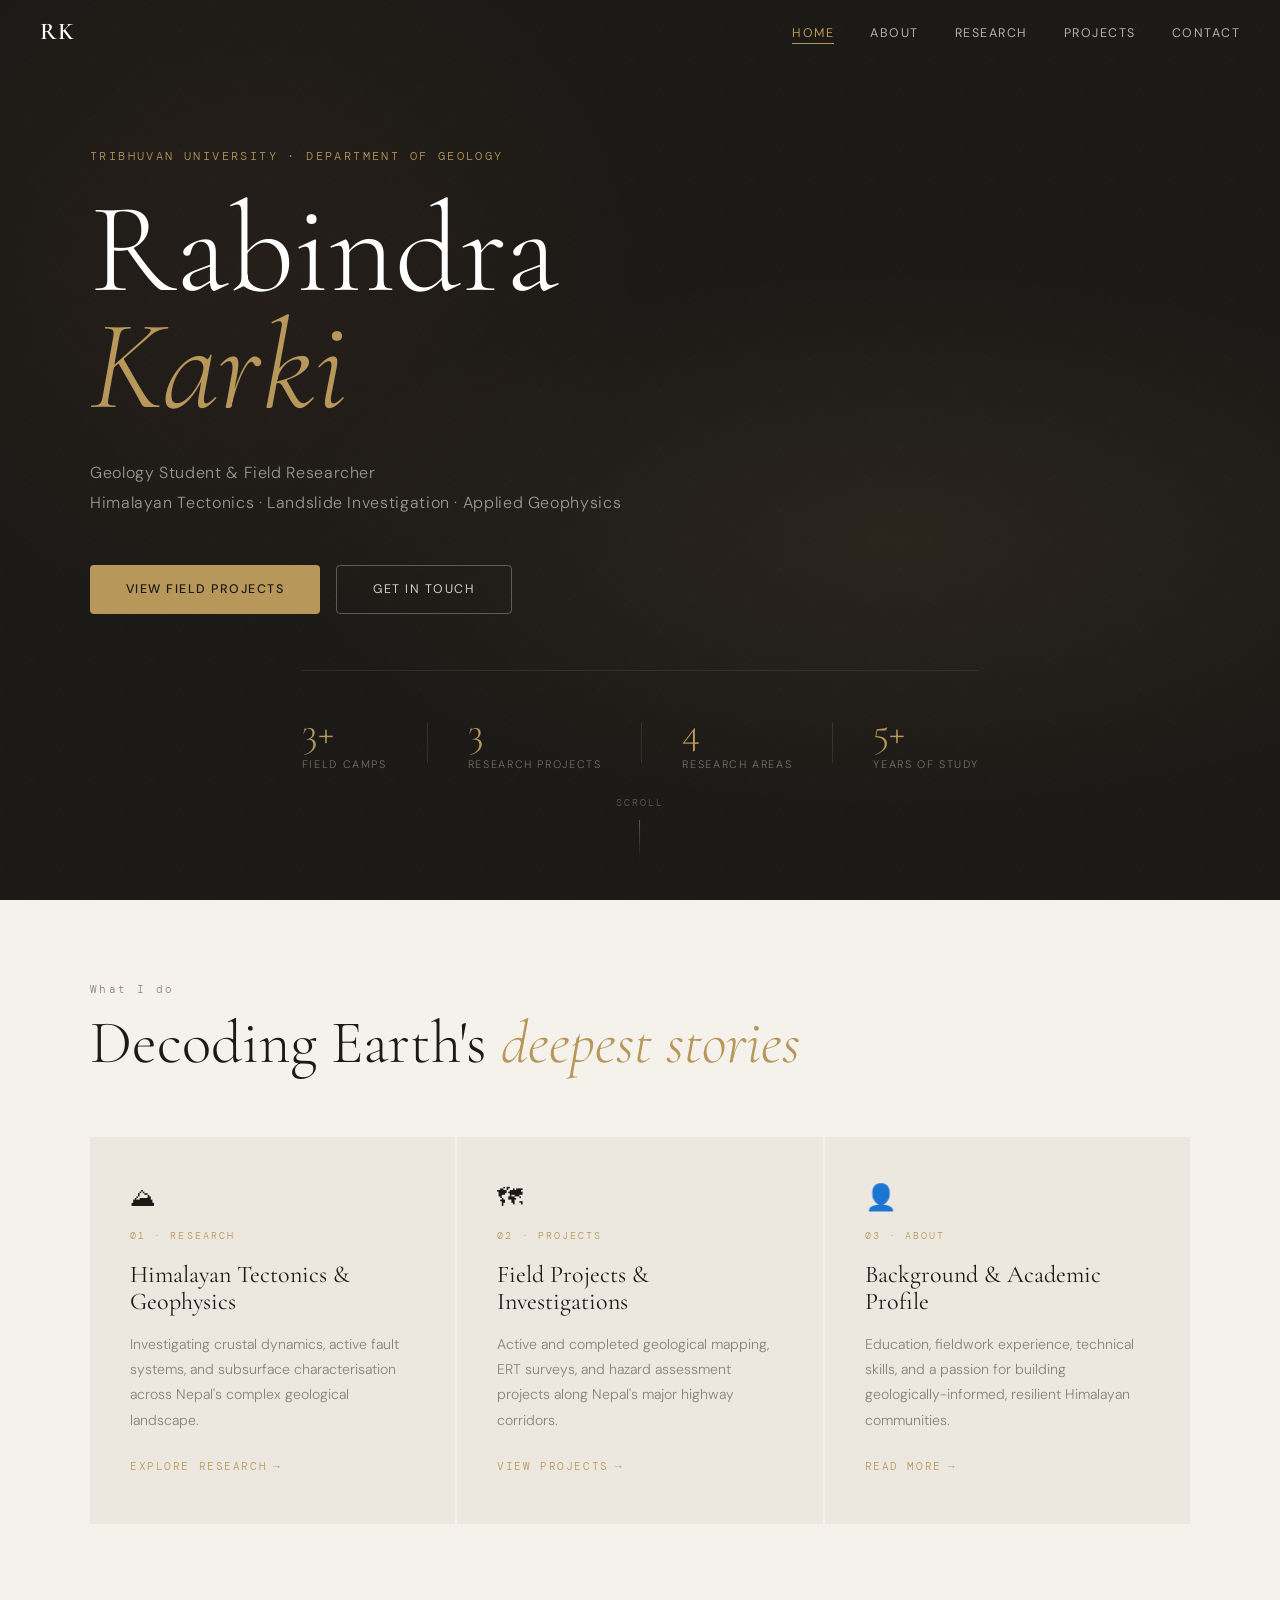
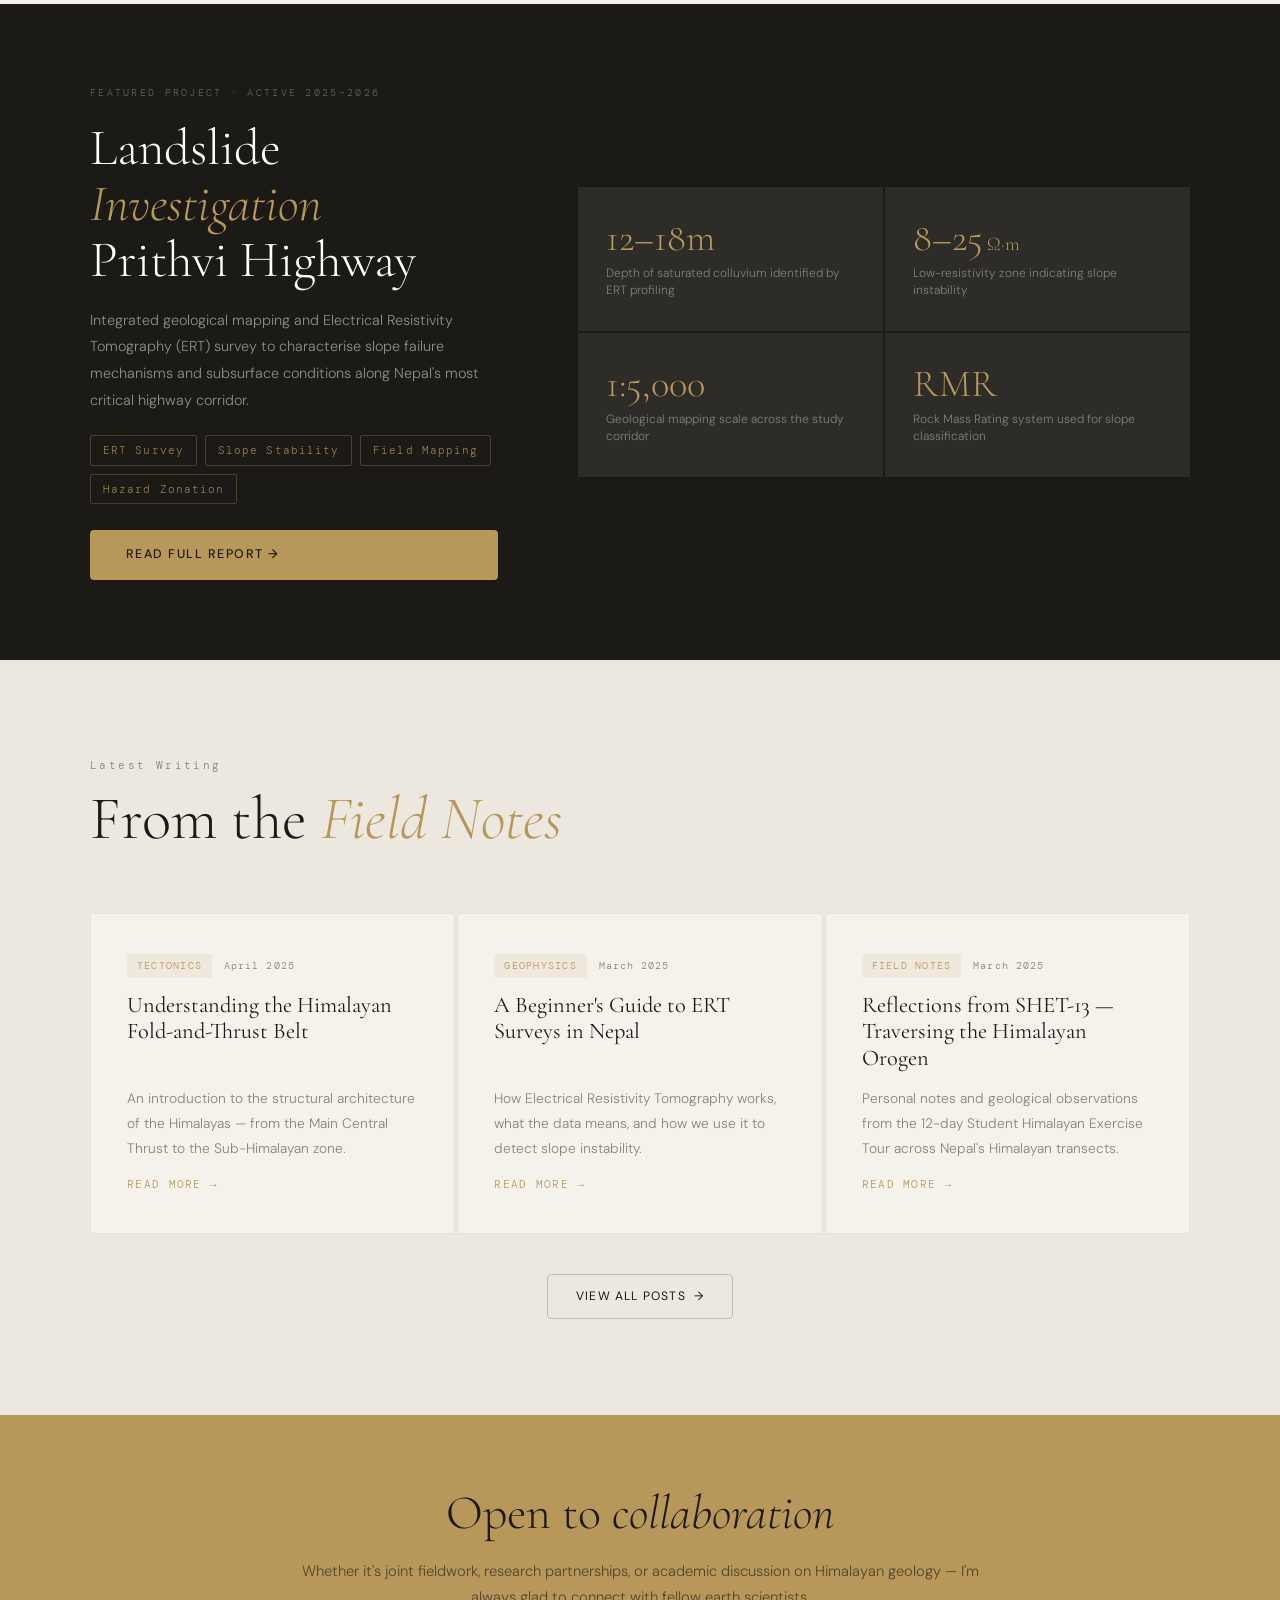
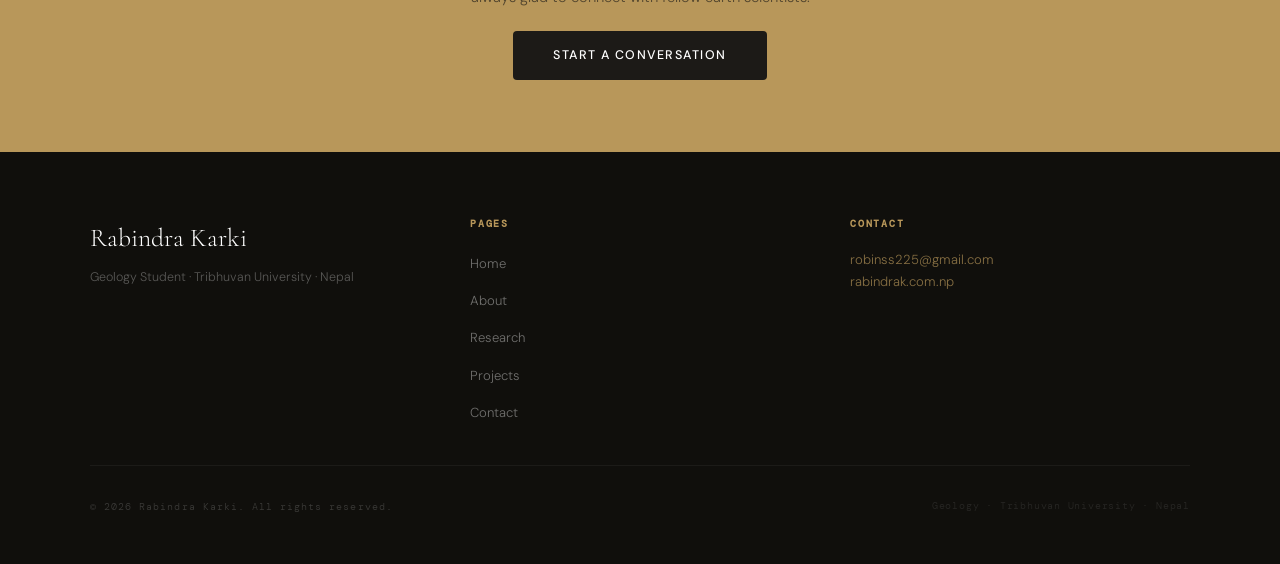
<file: Website/index.html>
<!DOCTYPE html>
<html lang="en">
<head>
  <meta charset="UTF-8" />
  <meta name="viewport" content="width=device-width, initial-scale=1.0" />
  <title>Rabindra Karki — Geologist & Researcher</title>
  <link rel="stylesheet" href="style.css" />
  <link rel="preconnect" href="https://fonts.googleapis.com" />
  <link rel="preconnect" href="https://fonts.gstatic.com" crossorigin />
  <link href="https://fonts.googleapis.com/css2?family=Cormorant+Garamond:ital,wght@0,300;0,400;0,600;1,300;1,400&family=DM+Sans:wght@300;400;500&family=DM+Mono:wght@400&display=swap" rel="stylesheet" />
</head>
<body>

  <!-- NAV -->
  <nav id="navbar">
    <a href="index.html" class="nav-logo">RK</a>
    <ul class="nav-links">
      <li><a href="index.html" class="active">Home</a></li>
      <li><a href="about.html">About</a></li>
      <li><a href="research.html">Research</a></li>
      <li><a href="projects.html">Projects</a></li>
      <li><a href="contact.html">Contact</a></li>
    </ul>
    <button class="menu-toggle" id="menuToggle"><span></span><span></span><span></span></button>
  </nav>
  <div class="mobile-menu" id="mobileMenu">
    <ul>
      <li><a href="index.html" class="mobile-link active">Home</a></li>
      <li><a href="about.html" class="mobile-link">About</a></li>
      <li><a href="research.html" class="mobile-link">Research</a></li>
      <li><a href="projects.html" class="mobile-link">Projects</a></li>
      <li><a href="contact.html" class="mobile-link">Contact</a></li>
    </ul>
  </div>

  <!-- HERO -->
  <section id="hero">
    <div class="hero-bg"><div class="geo-pattern"></div></div>
    <div class="hero-content">
      <span class="hero-tag reveal">Tribhuvan University · Department of Geology</span>
      <h1 class="reveal">
        <span class="name-line">Rabindra</span>
        <span class="name-line italic">Karki</span>
      </h1>
      <p class="hero-sub reveal">Geology Student &amp; Field Researcher<br>Himalayan Tectonics · Landslide Investigation · Applied Geophysics</p>
      <div class="hero-cta reveal">
        <a href="projects.html" class="btn-primary">View Field Projects</a>
        <a href="contact.html" class="btn-ghost">Get in Touch</a>
      </div>
    </div>
    <div class="hero-scroll">
      <span>Scroll</span>
      <div class="scroll-line"></div>
    </div>
    <div class="hero-stat-bar reveal">
      <div class="stat"><span class="stat-num">3+</span><span class="stat-label">Field Camps</span></div>
      <div class="stat-divider"></div>
      <div class="stat"><span class="stat-num">3</span><span class="stat-label">Research Projects</span></div>
      <div class="stat-divider"></div>
      <div class="stat"><span class="stat-num">4</span><span class="stat-label">Research Areas</span></div>
      <div class="stat-divider"></div>
      <div class="stat"><span class="stat-num">5+</span><span class="stat-label">Years of Study</span></div>
    </div>
  </section>

  <!-- SUMMARY CARDS -->
  <section style="background:var(--cream); padding:80px 40px;">
    <div class="section-inner">
      <div class="section-header reveal">
        <span class="section-num">What I do</span>
        <h2 class="section-heading">Decoding Earth's <em>deepest stories</em></h2>
      </div>
      <div class="summary-grid">
        <a href="research.html" class="summary-card reveal">
          <span class="summary-card-icon">⛰</span>
          <span class="summary-card-num">01 · Research</span>
          <h3>Himalayan Tectonics &amp; Geophysics</h3>
          <p>Investigating crustal dynamics, active fault systems, and subsurface characterisation across Nepal's complex geological landscape.</p>
          <span class="summary-card-link">Explore Research <span>→</span></span>
        </a>
        <a href="projects.html" class="summary-card reveal">
          <span class="summary-card-icon">🗺</span>
          <span class="summary-card-num">02 · Projects</span>
          <h3>Field Projects &amp; Investigations</h3>
          <p>Active and completed geological mapping, ERT surveys, and hazard assessment projects along Nepal's major highway corridors.</p>
          <span class="summary-card-link">View Projects <span>→</span></span>
        </a>
        <a href="about.html" class="summary-card reveal">
          <span class="summary-card-icon">👤</span>
          <span class="summary-card-num">03 · About</span>
          <h3>Background &amp; Academic Profile</h3>
          <p>Education, fieldwork experience, technical skills, and a passion for building geologically-informed, resilient Himalayan communities.</p>
          <span class="summary-card-link">Read More <span>→</span></span>
        </a>
      </div>
    </div>
  </section>

  <!-- FEATURED PROJECT -->
  <div class="featured-project">
    <div class="featured-project-inner">
      <div class="featured-project-meta reveal">
        <span class="featured-label">Featured Project · Active 2025–2026</span>
        <h2>Landslide <em>Investigation</em><br>Prithvi Highway</h2>
        <p class="featured-project-desc">Integrated geological mapping and Electrical Resistivity Tomography (ERT) survey to characterise slope failure mechanisms and subsurface conditions along Nepal's most critical highway corridor.</p>
        <div class="featured-badges">
          <span class="badge">ERT Survey</span>
          <span class="badge">Slope Stability</span>
          <span class="badge">Field Mapping</span>
          <span class="badge">Hazard Zonation</span>
        </div>
        <a href="project-landslide.html" class="btn-primary" style="margin-top:8px; display:inline-block;">Read Full Report →</a>
      </div>
      <div class="featured-project-stats reveal">
        <div class="fstat"><span class="fstat-value">12–18m</span><span class="fstat-label">Depth of saturated colluvium identified by ERT profiling</span></div>
        <div class="fstat"><span class="fstat-value">8–25<small style="font-size:1.2rem"> Ω·m</small></span><span class="fstat-label">Low-resistivity zone indicating slope instability</span></div>
        <div class="fstat"><span class="fstat-value">1:5,000</span><span class="fstat-label">Geological mapping scale across the study corridor</span></div>
        <div class="fstat"><span class="fstat-value">RMR</span><span class="fstat-label">Rock Mass Rating system used for slope classification</span></div>
      </div>
    </div>
  </div>
<!-- BLOG SECTION -->
<section class="blog-section">
  <div class="section-inner">
    <div class="section-header reveal">
      <span class="section-num">Latest Writing</span>
      <h2 class="section-heading">From the <em>Field Notes</em></h2>
    </div>
    <div class="blog-grid">

      <a href="blog/himalayan-tectonics-intro.html" class="blog-card reveal">
        <div class="blog-card-meta">
          <span class="blog-tag">Tectonics</span>
          <span class="blog-date">April 2025</span>
        </div>
        <h3>Understanding the Himalayan Fold-and-Thrust Belt</h3>
        <p>An introduction to the structural architecture of the Himalayas — from the Main Central Thrust to the Sub-Himalayan zone.</p>
        <span class="blog-read">Read More →</span>
      </a>

      <a href="blog/ert-survey-guide.html" class="blog-card reveal">
        <div class="blog-card-meta">
          <span class="blog-tag">Geophysics</span>
          <span class="blog-date">March 2025</span>
        </div>
        <h3>A Beginner's Guide to ERT Surveys in Nepal</h3>
        <p>How Electrical Resistivity Tomography works, what the data means, and how we use it to detect slope instability.</p>
        <span class="blog-read">Read More →</span>
      </a>

      <a href="blog/shet13-reflection.html" class="blog-card reveal">
        <div class="blog-card-meta">
          <span class="blog-tag">Field Notes</span>
          <span class="blog-date">March 2025</span>
        </div>
        <h3>Reflections from SHET-13 — Traversing the Himalayan Orogen</h3>
        <p>Personal notes and geological observations from the 12-day Student Himalayan Exercise Tour across Nepal's Himalayan transects.</p>
        <span class="blog-read">Read More →</span>
      </a>

    </div>
    <div class="blog-footer reveal">
      <a href="blog.html" class="btn-outline">View All Posts <span class="arrow">→</span></a>
    </div>
  </div>
</section>

  <!-- CTA -->
  <div class="cta-strip">
    <div class="cta-strip-inner">
      <h2>Open to <em>collaboration</em></h2>
      <p>Whether it's joint fieldwork, research partnerships, or academic discussion on Himalayan geology — I'm always glad to connect with fellow earth scientists.</p>
      <a href="contact.html" class="btn-dark">Start a Conversation</a>
    </div>
  </div>

  <!-- FOOTER -->
  <footer>
    <div class="footer-inner">
      <div class="footer-brand">
        <span class="footer-logo">Rabindra Karki</span>
        <p class="footer-tagline">Geology Student · Tribhuvan University · Nepal</p>
      </div>
      <div class="footer-nav">
        <h5>Pages</h5>
        <ul>
          <li><a href="index.html">Home</a></li>
          <li><a href="about.html">About</a></li>
          <li><a href="research.html">Research</a></li>
          <li><a href="projects.html">Projects</a></li>
          <li><a href="contact.html">Contact</a></li>
        </ul>
      </div>
      <div class="footer-contact">
        <h5>Contact</h5>
        <p><a href="mailto:robinss225@gmail.com">robinss225@gmail.com</a><br><a href="https://rabindrak.com.np">rabindrak.com.np</a></p>
      </div>
    </div>
    <div class="footer-bottom">
      <span class="footer-copy">© 2026 Rabindra Karki. All rights reserved.</span>
      <span class="footer-credit">Geology · Tribhuvan University · Nepal</span>
    </div>
  </footer>

  <script src="script.js"></script>
</body>
</html>
</file>
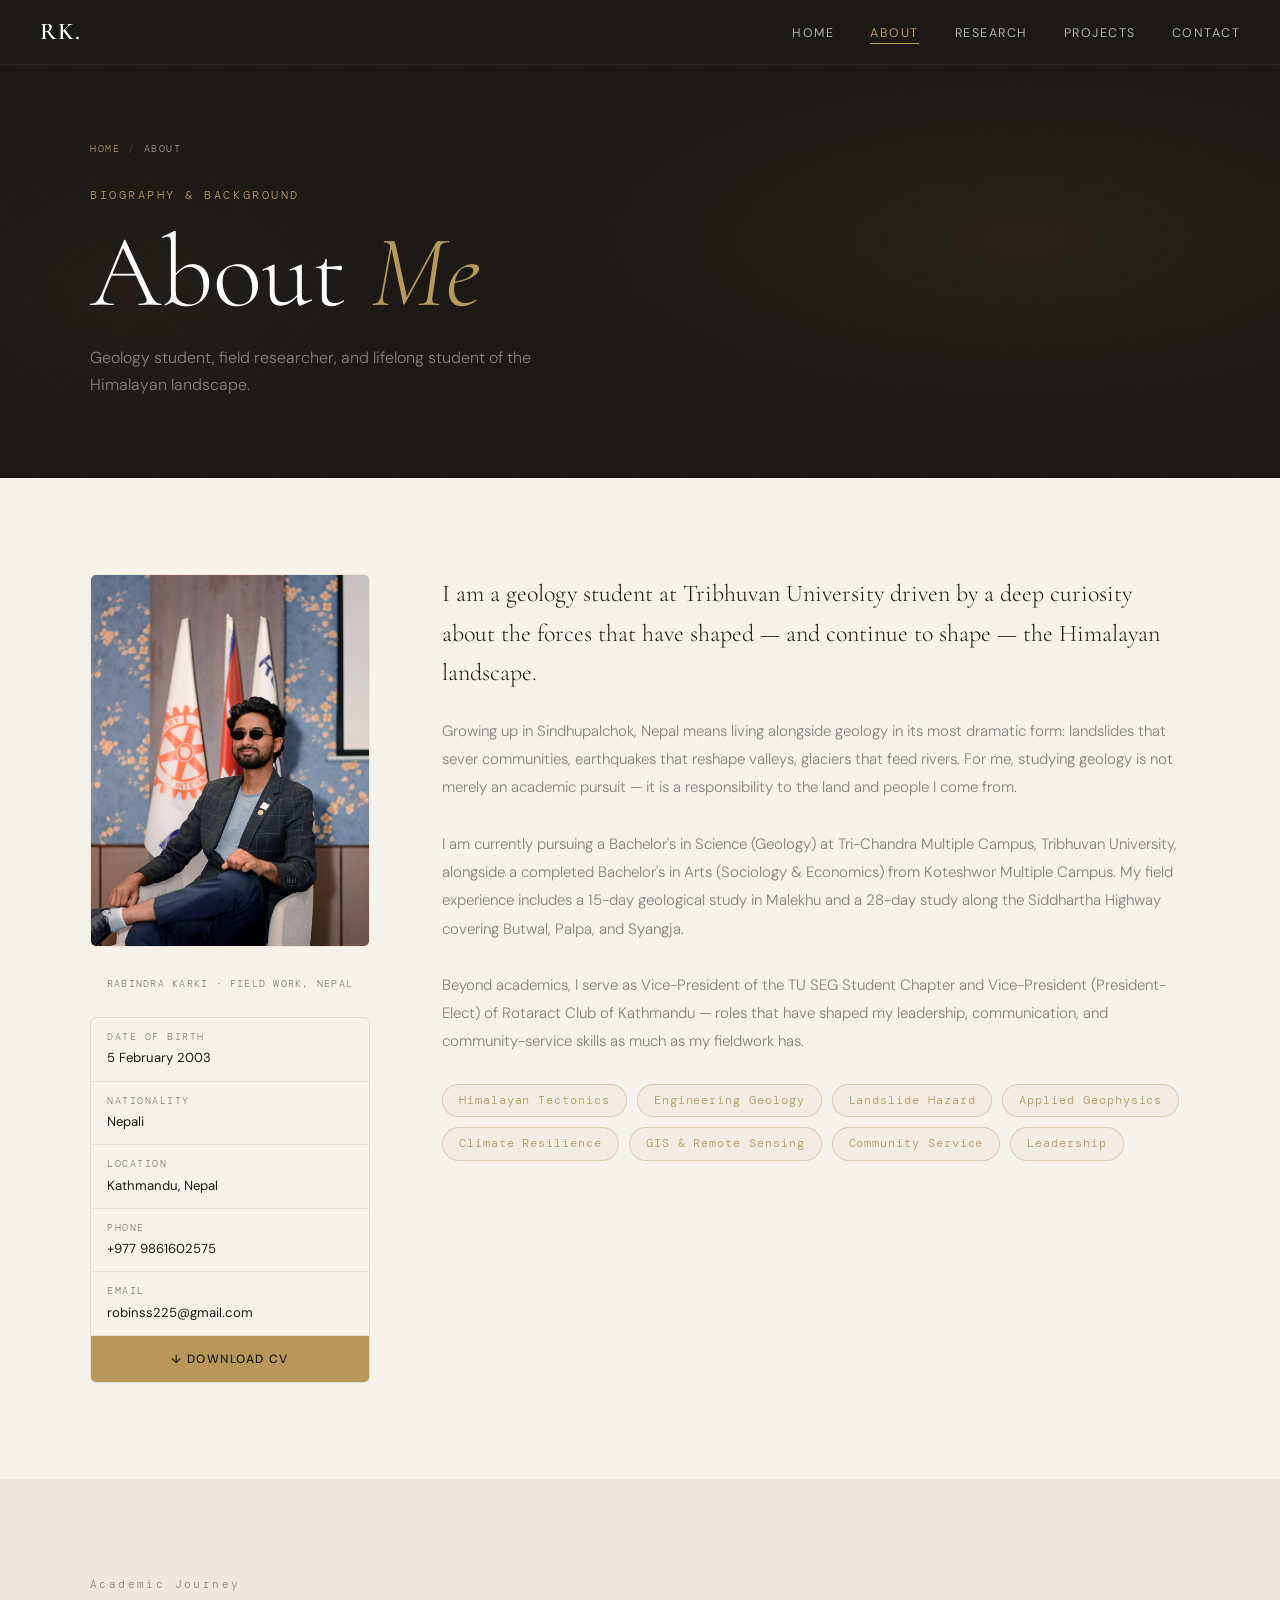
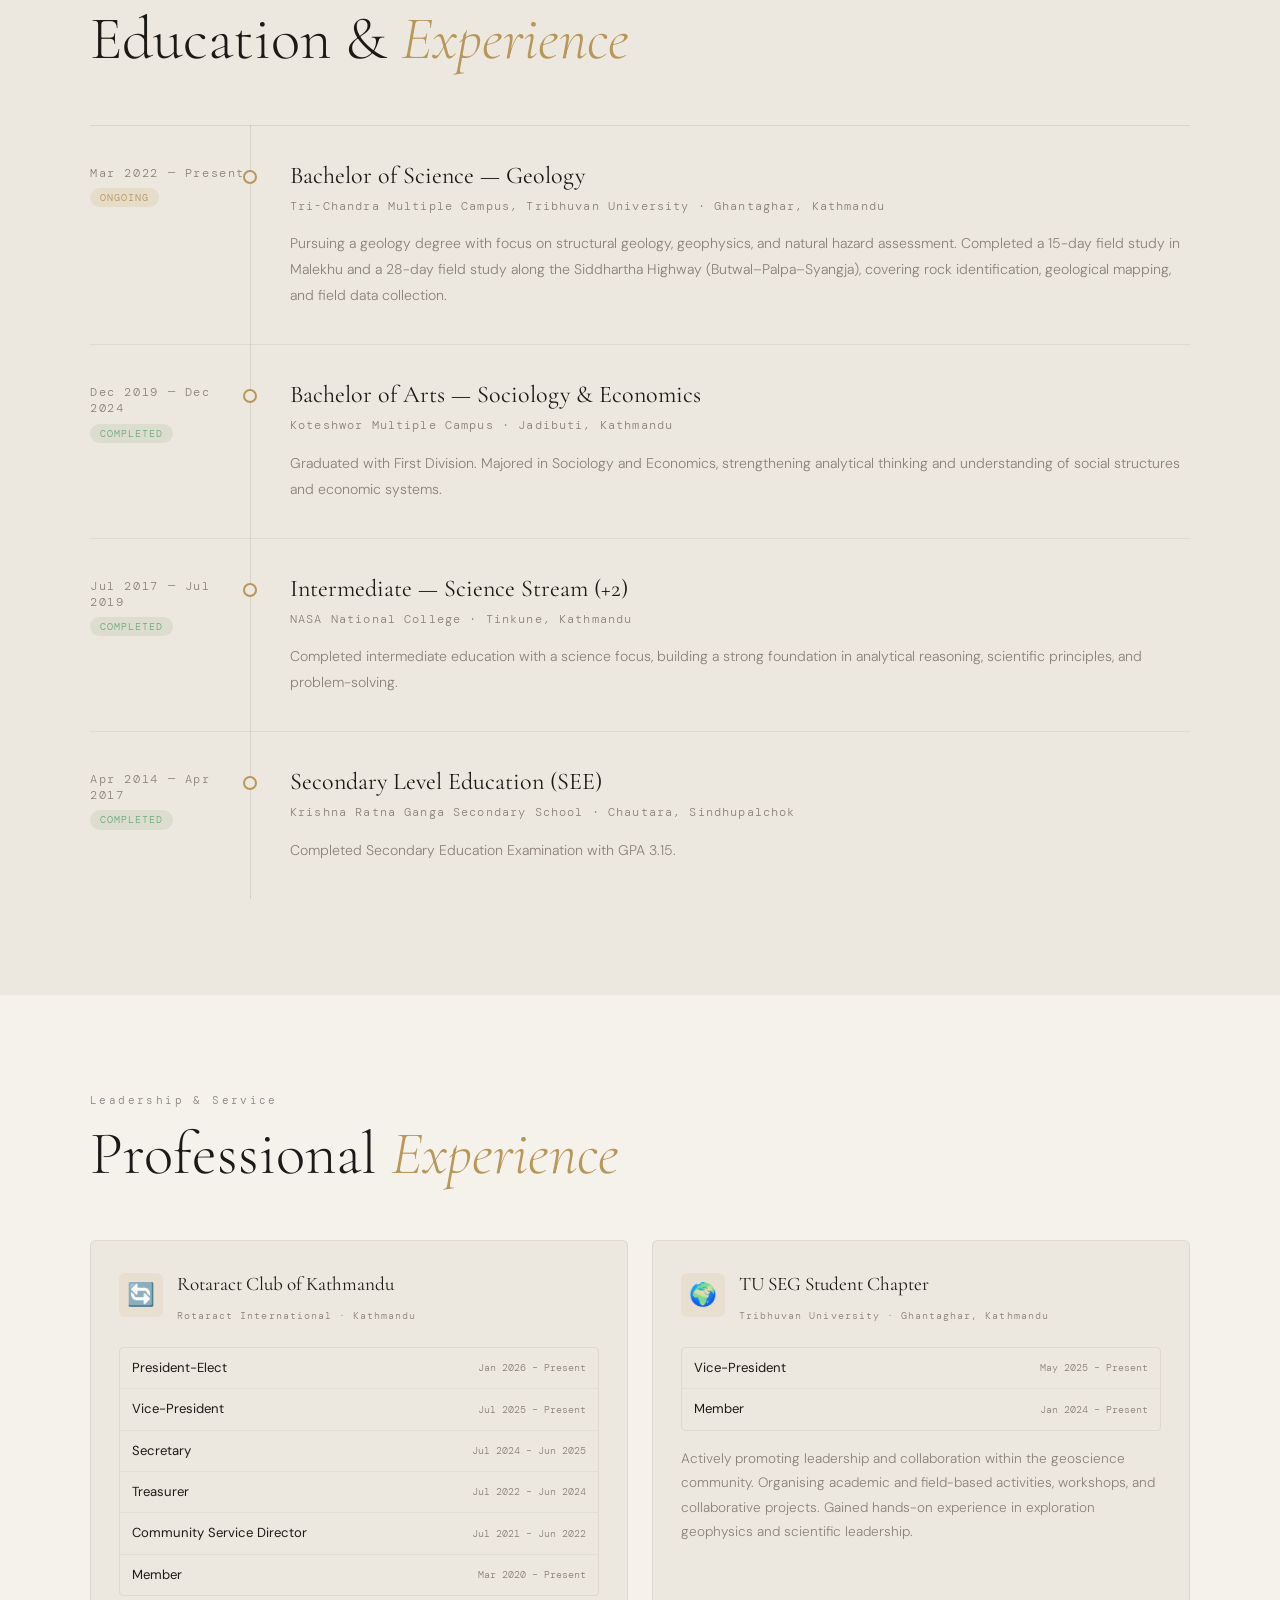
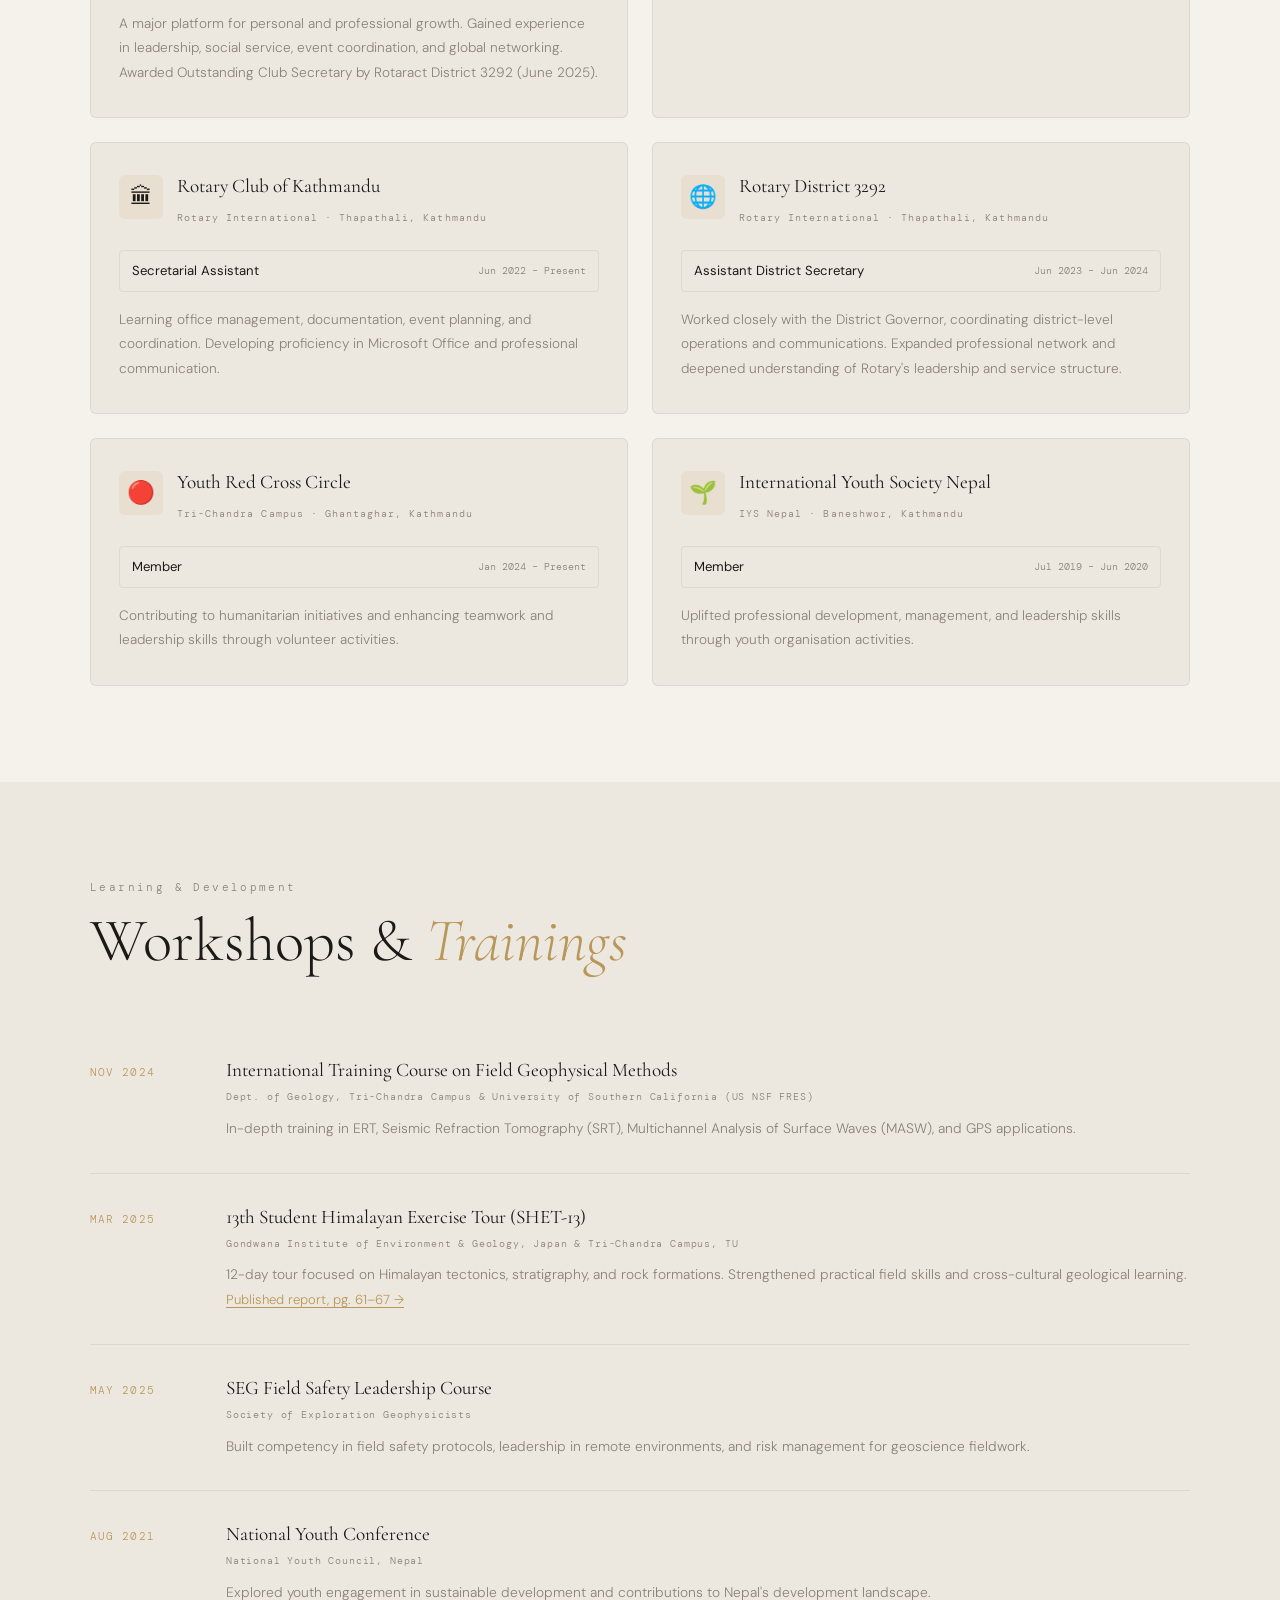
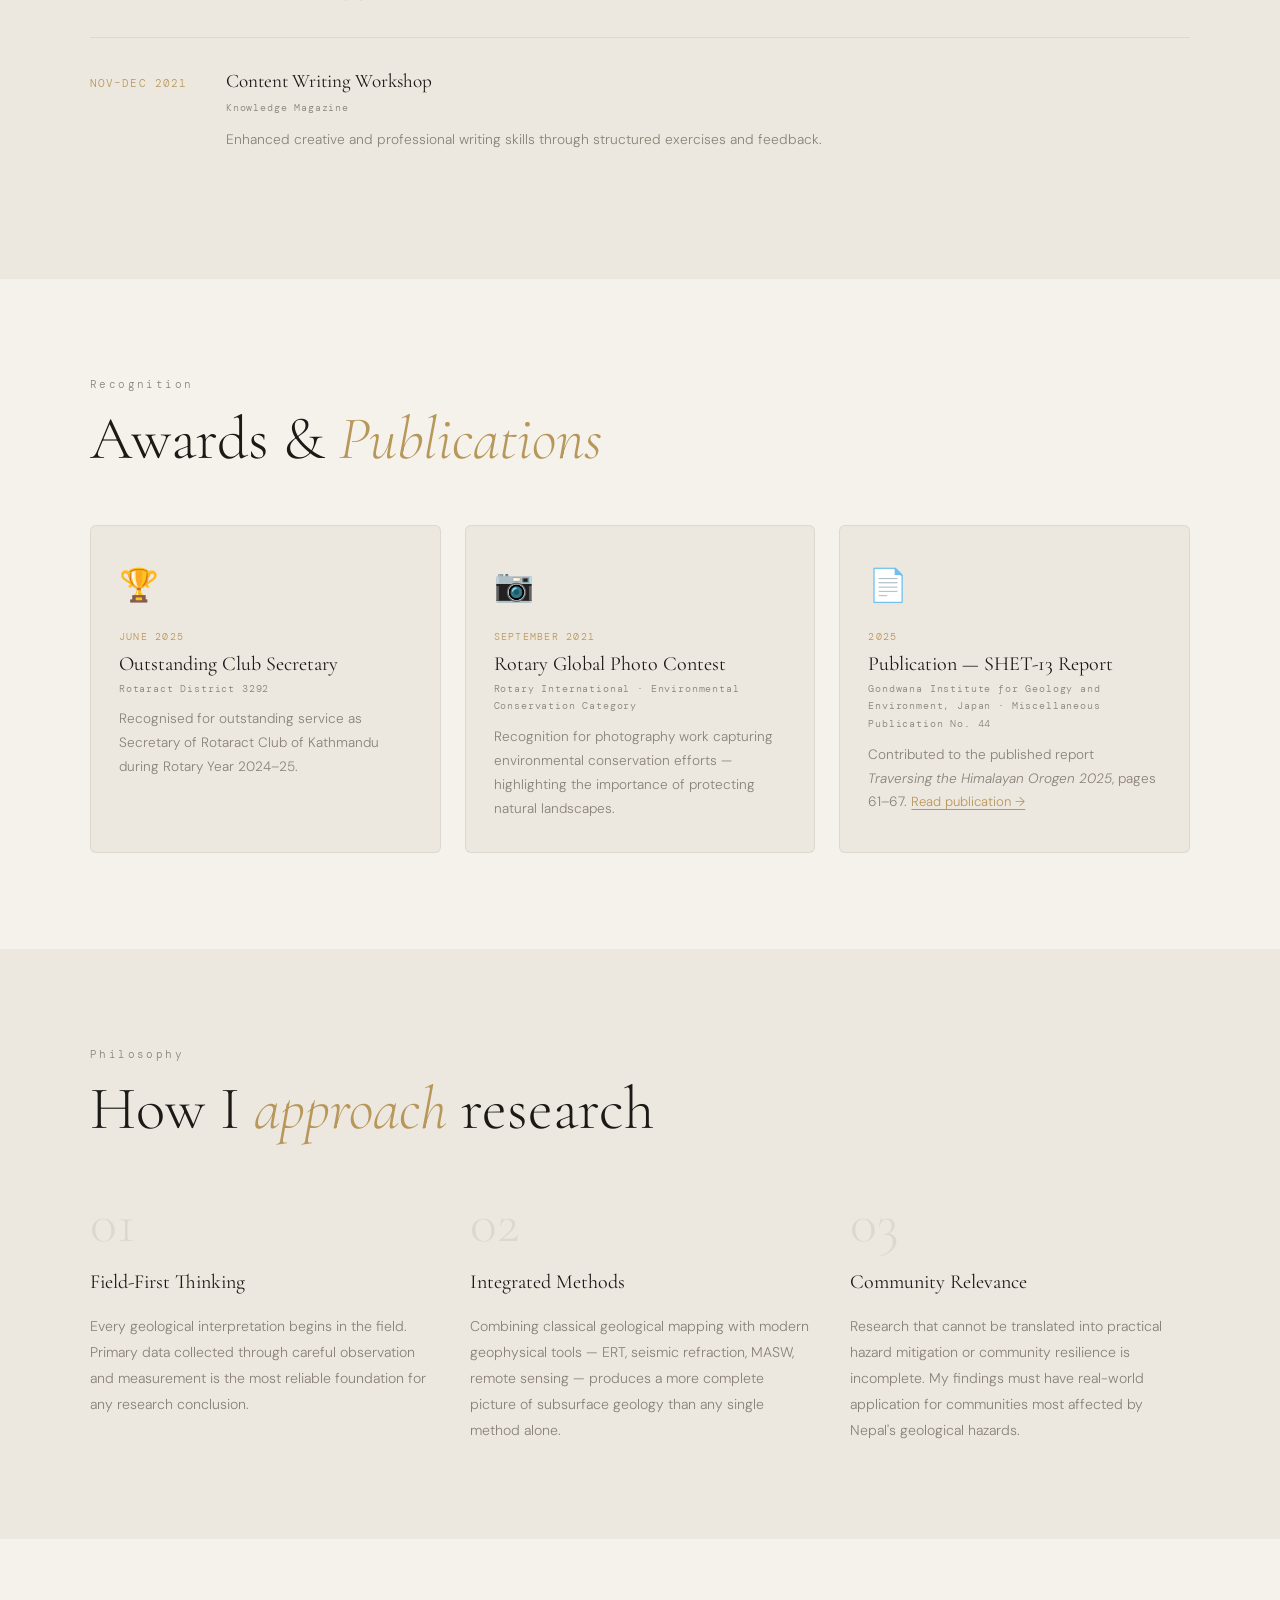
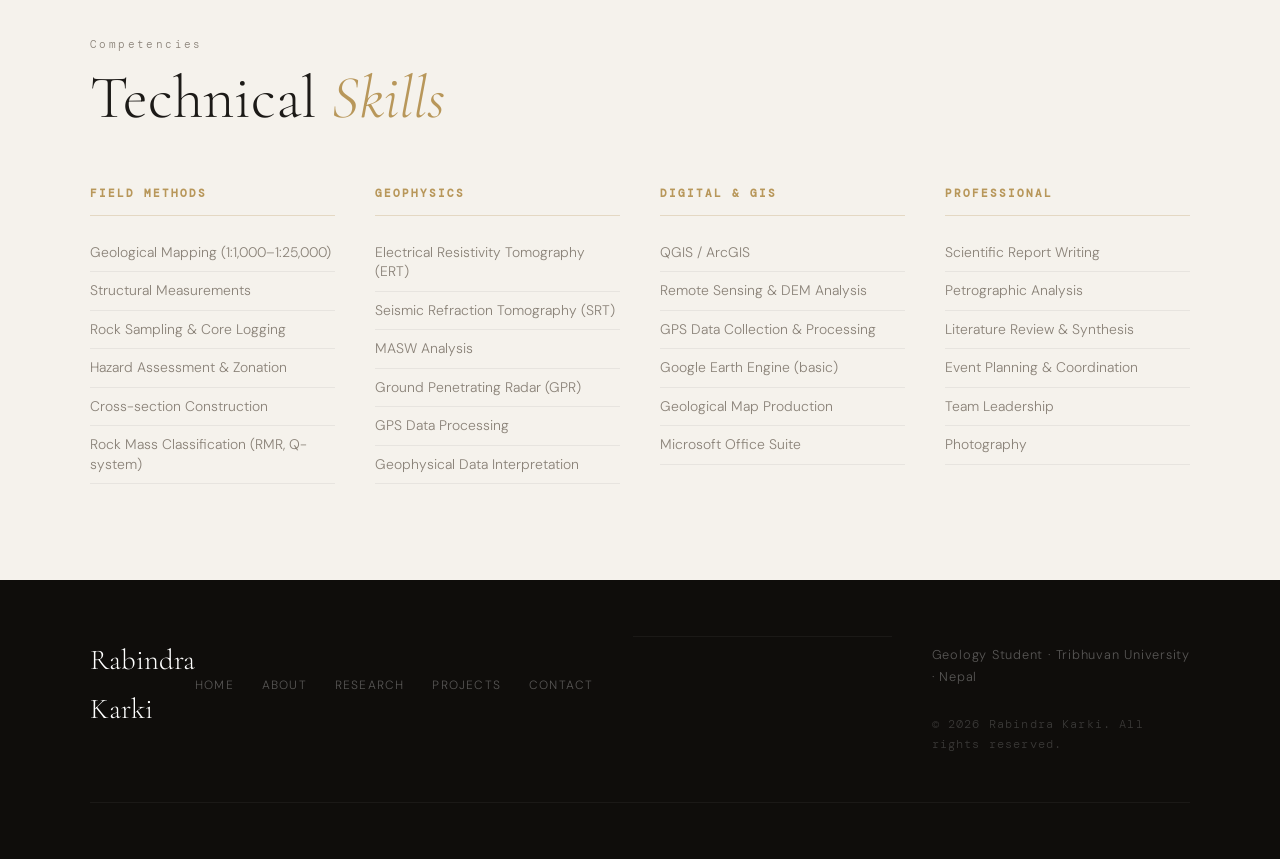
<file: Website/about.html>
<!DOCTYPE html>
<html lang="en">
<head>
  <meta charset="UTF-8" />
  <meta name="viewport" content="width=device-width, initial-scale=1.0" />
  <title>About — Rabindra Karki</title>
  <link rel="stylesheet" href="style.css" />
  <link rel="stylesheet" href="about.css" />
  <link rel="preconnect" href="https://fonts.googleapis.com" />
  <link rel="preconnect" href="https://fonts.gstatic.com" crossorigin />
  <link href="https://fonts.googleapis.com/css2?family=Cormorant+Garamond:ital,wght@0,300;0,400;0,600;1,300;1,400&family=DM+Sans:wght@300;400;500&family=DM+Mono:wght@400&display=swap" rel="stylesheet" />
</head>
<body>

  <!-- NAV -->
  <nav id="navbar" class="always-dark">
    <a href="index.html" class="nav-logo">RK<span class="logo-dot">.</span></a>
    <ul class="nav-links">
      <li><a href="index.html">Home</a></li>
      <li><a href="about.html" class="active">About</a></li>
      <li><a href="research.html">Research</a></li>
      <li><a href="projects.html">Projects</a></li>
      <li><a href="contact.html">Contact</a></li>
    </ul>
    <button class="menu-toggle" id="menuToggle"><span></span><span></span><span></span></button>
  </nav>
  <div class="mobile-menu" id="mobileMenu">
    <ul>
      <li><a href="index.html" class="mobile-link">Home</a></li>
      <li><a href="about.html" class="mobile-link active">About</a></li>
      <li><a href="research.html" class="mobile-link">Research</a></li>
      <li><a href="projects.html" class="mobile-link">Projects</a></li>
      <li><a href="contact.html" class="mobile-link">Contact</a></li>
    </ul>
  </div>

  <!-- PAGE HERO -->
  <div class="page-hero">
    <div class="page-hero-bg"></div>
    <div class="page-hero-inner">
      <div class="breadcrumb">
        <a href="index.html">Home</a>
        <span class="sep">/</span>
        <span class="current">About</span>
      </div>
      <span class="page-hero-tag">Biography &amp; Background</span>
      <h1>About <em>Me</em></h1>
      <p class="page-hero-sub">Geology student, field researcher, and lifelong student of the Himalayan landscape.</p>
    </div>
  </div>

  <!-- BIO SECTION -->
  <section class="bio-section">
    <div class="section-inner">
      <div class="bio-layout">
        <div class="bio-photo reveal">
          <!-- Replace with your actual photo when available -->
           <img src="Images/profile.JPG" alt="Rabindra Karki" class="profile-img" />
          <p class="photo-caption">Rabindra Karki · Field Work, Nepal</p>
          <div class="quick-info">
            <div class="qi-item">
              <span class="qi-label">Date of Birth</span>
              <span class="qi-value">5 February 2003</span>
            </div>
            <div class="qi-item">
              <span class="qi-label">Nationality</span>
              <span class="qi-value">Nepali</span>
            </div>
            <div class="qi-item">
              <span class="qi-label">Location</span>
              <span class="qi-value">Kathmandu, Nepal</span>
            </div>
            <div class="qi-item">
              <span class="qi-label">Phone</span>
              <span class="qi-value">+977 9861602575</span>
            </div>
            <div class="qi-item">
              <span class="qi-label">Email</span>
              <span class="qi-value">robinss225@gmail.com</span>
            </div>
            <a href="Images/CV RK.pdf" class="cv-download-btn" download>
              ↓ Download CV
            </a>
          </div>
        </div>

        <div class="bio-text">
          <p class="body-large reveal">I am a geology student at Tribhuvan University driven by a deep curiosity about the forces that have shaped — and continue to shape — the Himalayan landscape.</p>
          <p class="body-text reveal">Growing up in Sindhupalchok, Nepal means living alongside geology in its most dramatic form: landslides that sever communities, earthquakes that reshape valleys, glaciers that feed rivers. For me, studying geology is not merely an academic pursuit — it is a responsibility to the land and people I come from.</p>
          <p class="body-text reveal">I am currently pursuing a Bachelor's in Science (Geology) at Tri-Chandra Multiple Campus, Tribhuvan University, alongside a completed Bachelor's in Arts (Sociology & Economics) from Koteshwor Multiple Campus. My field experience includes a 15-day geological study in Malekhu and a 28-day study along the Siddhartha Highway covering Butwal, Palpa, and Syangja.</p>
          <p class="body-text reveal">Beyond academics, I serve as Vice-President of the TU SEG Student Chapter and Vice-President (President-Elect) of Rotaract Club of Kathmandu — roles that have shaped my leadership, communication, and community-service skills as much as my fieldwork has.</p>
          <div class="chip-row reveal">
            <span class="chip">Himalayan Tectonics</span>
            <span class="chip">Engineering Geology</span>
            <span class="chip">Landslide Hazard</span>
            <span class="chip">Applied Geophysics</span>
            <span class="chip">Climate Resilience</span>
            <span class="chip">GIS &amp; Remote Sensing</span>
            <span class="chip">Community Service</span>
            <span class="chip">Leadership</span>
          </div>
        </div>
      </div>
    </div>
  </section>

  <!-- EDUCATION & EXPERIENCE TIMELINE -->
  <section class="tinted-section">
    <div class="section-inner">
      <div class="section-header reveal">
        <span class="section-num">Academic Journey</span>
        <h2 class="section-heading">Education &amp; <em>Experience</em></h2>
      </div>
      <div class="timeline">

        <div class="timeline-item reveal">
          <div class="timeline-date">
            Mar 2022 — Present
            <span class="timeline-badge ongoing">Ongoing</span>
          </div>
          <div class="timeline-content">
            <h3>Bachelor of Science — Geology</h3>
            <span class="institution">Tri-Chandra Multiple Campus, Tribhuvan University · Ghantaghar, Kathmandu</span>
            <p>Pursuing a geology degree with focus on structural geology, geophysics, and natural hazard assessment. Completed a 15-day field study in Malekhu and a 28-day field study along the Siddhartha Highway (Butwal–Palpa–Syangja), covering rock identification, geological mapping, and field data collection.</p>
          </div>
        </div>

        <div class="timeline-item reveal">
          <div class="timeline-date">
            Dec 2019 — Dec 2024
            <span class="timeline-badge completed">Completed</span>
          </div>
          <div class="timeline-content">
            <h3>Bachelor of Arts — Sociology &amp; Economics</h3>
            <span class="institution">Koteshwor Multiple Campus · Jadibuti, Kathmandu</span>
            <p>Graduated with First Division. Majored in Sociology and Economics, strengthening analytical thinking and understanding of social structures and economic systems.</p>
          </div>
        </div>

        <div class="timeline-item reveal">
          <div class="timeline-date">
            Jul 2017 — Jul 2019
            <span class="timeline-badge completed">Completed</span>
          </div>
          <div class="timeline-content">
            <h3>Intermediate — Science Stream (+2)</h3>
            <span class="institution">NASA National College · Tinkune, Kathmandu</span>
            <p>Completed intermediate education with a science focus, building a strong foundation in analytical reasoning, scientific principles, and problem-solving.</p>
          </div>
        </div>

        <div class="timeline-item reveal">
          <div class="timeline-date">
            Apr 2014 — Apr 2017
            <span class="timeline-badge completed">Completed</span>
          </div>
          <div class="timeline-content">
            <h3>Secondary Level Education (SEE)</h3>
            <span class="institution">Krishna Ratna Ganga Secondary School · Chautara, Sindhupalchok</span>
            <p>Completed Secondary Education Examination with GPA 3.15.</p>
          </div>
        </div>

      </div>
    </div>
  </section>

  <!-- PROFESSIONAL EXPERIENCE -->
  <section class="bio-section">
    <div class="section-inner">
      <div class="section-header reveal">
        <span class="section-num">Leadership & Service</span>
        <h2 class="section-heading">Professional <em>Experience</em></h2>
      </div>
      <div class="exp-grid">

        <div class="exp-card reveal">
          <div class="exp-header">
            <div class="exp-icon">🔄</div>
            <div>
              <h3>Rotaract Club of Kathmandu</h3>
              <span class="exp-org">Rotaract International · Kathmandu</span>
            </div>
          </div>
          <div class="exp-roles">
            <div class="role-row"><span class="role-title">President-Elect</span><span class="role-date">Jan 2026 – Present</span></div>
            <div class="role-row"><span class="role-title">Vice-President</span><span class="role-date">Jul 2025 – Present</span></div>
            <div class="role-row"><span class="role-title">Secretary</span><span class="role-date">Jul 2024 – Jun 2025</span></div>
            <div class="role-row"><span class="role-title">Treasurer</span><span class="role-date">Jul 2022 – Jun 2024</span></div>
            <div class="role-row"><span class="role-title">Community Service Director</span><span class="role-date">Jul 2021 – Jun 2022</span></div>
            <div class="role-row"><span class="role-title">Member</span><span class="role-date">Mar 2020 – Present</span></div>
          </div>
          <p class="exp-desc">A major platform for personal and professional growth. Gained experience in leadership, social service, event coordination, and global networking. Awarded Outstanding Club Secretary by Rotaract District 3292 (June 2025).</p>
        </div>

        <div class="exp-card reveal">
          <div class="exp-header">
            <div class="exp-icon">🌍</div>
            <div>
              <h3>TU SEG Student Chapter</h3>
              <span class="exp-org">Tribhuvan University · Ghantaghar, Kathmandu</span>
            </div>
          </div>
          <div class="exp-roles">
            <div class="role-row"><span class="role-title">Vice-President</span><span class="role-date">May 2025 – Present</span></div>
            <div class="role-row"><span class="role-title">Member</span><span class="role-date">Jan 2024 – Present</span></div>
          </div>
          <p class="exp-desc">Actively promoting leadership and collaboration within the geoscience community. Organising academic and field-based activities, workshops, and collaborative projects. Gained hands-on experience in exploration geophysics and scientific leadership.</p>
        </div>

        <div class="exp-card reveal">
          <div class="exp-header">
            <div class="exp-icon">🏛</div>
            <div>
              <h3>Rotary Club of Kathmandu</h3>
              <span class="exp-org">Rotary International · Thapathali, Kathmandu</span>
            </div>
          </div>
          <div class="exp-roles">
            <div class="role-row"><span class="role-title">Secretarial Assistant</span><span class="role-date">Jun 2022 – Present</span></div>
          </div>
          <p class="exp-desc">Learning office management, documentation, event planning, and coordination. Developing proficiency in Microsoft Office and professional communication.</p>
        </div>

        <div class="exp-card reveal">
          <div class="exp-header">
            <div class="exp-icon">🌐</div>
            <div>
              <h3>Rotary District 3292</h3>
              <span class="exp-org">Rotary International · Thapathali, Kathmandu</span>
            </div>
          </div>
          <div class="exp-roles">
            <div class="role-row"><span class="role-title">Assistant District Secretary</span><span class="role-date">Jun 2023 – Jun 2024</span></div>
          </div>
          <p class="exp-desc">Worked closely with the District Governor, coordinating district-level operations and communications. Expanded professional network and deepened understanding of Rotary's leadership and service structure.</p>
        </div>

        <div class="exp-card reveal">
          <div class="exp-header">
            <div class="exp-icon">🔴</div>
            <div>
              <h3>Youth Red Cross Circle</h3>
              <span class="exp-org">Tri-Chandra Campus · Ghantaghar, Kathmandu</span>
            </div>
          </div>
          <div class="exp-roles">
            <div class="role-row"><span class="role-title">Member</span><span class="role-date">Jan 2024 – Present</span></div>
          </div>
          <p class="exp-desc">Contributing to humanitarian initiatives and enhancing teamwork and leadership skills through volunteer activities.</p>
        </div>

        <div class="exp-card reveal">
          <div class="exp-header">
            <div class="exp-icon">🌱</div>
            <div>
              <h3>International Youth Society Nepal</h3>
              <span class="exp-org">IYS Nepal · Baneshwor, Kathmandu</span>
            </div>
          </div>
          <div class="exp-roles">
            <div class="role-row"><span class="role-title">Member</span><span class="role-date">Jul 2019 – Jun 2020</span></div>
          </div>
          <p class="exp-desc">Uplifted professional development, management, and leadership skills through youth organisation activities.</p>
        </div>

      </div>
    </div>
  </section>

  <!-- WORKSHOPS & TRAININGS -->
  <section class="tinted-section">
    <div class="section-inner">
      <div class="section-header reveal">
        <span class="section-num">Learning &amp; Development</span>
        <h2 class="section-heading">Workshops &amp; <em>Trainings</em></h2>
      </div>
      <div class="workshop-list">

        <div class="workshop-item reveal">
          <span class="workshop-date">Nov 2024</span>
          <div class="workshop-body">
            <h4>International Training Course on Field Geophysical Methods</h4>
            <span class="workshop-org">Dept. of Geology, Tri-Chandra Campus &amp; University of Southern California (US NSF FRES)</span>
            <p>In-depth training in ERT, Seismic Refraction Tomography (SRT), Multichannel Analysis of Surface Waves (MASW), and GPS applications.</p>
          </div>
        </div>

        <div class="workshop-item reveal">
          <span class="workshop-date">Mar 2025</span>
          <div class="workshop-body">
            <h4>13th Student Himalayan Exercise Tour (SHET-13)</h4>
            <span class="workshop-org">Gondwana Institute of Environment &amp; Geology, Japan &amp; Tri-Chandra Campus, TU</span>
            <p>12-day tour focused on Himalayan tectonics, stratigraphy, and rock formations. Strengthened practical field skills and cross-cultural geological learning. <a href="https://www.gondwanainst.org/geotours/2025tour/Traversing%20the%20Himalayan%20Orogen%202025-0504.pdf" target="_blank" class="pub-link">Published report, pg. 61–67 →</a></p>
          </div>
        </div>

        <div class="workshop-item reveal">
          <span class="workshop-date">May 2025</span>
          <div class="workshop-body">
            <h4>SEG Field Safety Leadership Course</h4>
            <span class="workshop-org">Society of Exploration Geophysicists</span>
            <p>Built competency in field safety protocols, leadership in remote environments, and risk management for geoscience fieldwork.</p>
          </div>
        </div>

        <div class="workshop-item reveal">
          <span class="workshop-date">Aug 2021</span>
          <div class="workshop-body">
            <h4>National Youth Conference</h4>
            <span class="workshop-org">National Youth Council, Nepal</span>
            <p>Explored youth engagement in sustainable development and contributions to Nepal's development landscape.</p>
          </div>
        </div>

        <div class="workshop-item reveal">
          <span class="workshop-date">Nov–Dec 2021</span>
          <div class="workshop-body">
            <h4>Content Writing Workshop</h4>
            <span class="workshop-org">Knowledge Magazine</span>
            <p>Enhanced creative and professional writing skills through structured exercises and feedback.</p>
          </div>
        </div>

      </div>
    </div>
  </section>

  <!-- AWARDS & PUBLICATIONS -->
  <section class="bio-section">
    <div class="section-inner">
      <div class="section-header reveal">
        <span class="section-num">Recognition</span>
        <h2 class="section-heading">Awards &amp; <em>Publications</em></h2>
      </div>
      <div class="awards-row">

        <div class="award-card reveal">
          <div class="award-icon">🏆</div>
          <div class="award-body">
            <span class="award-date">June 2025</span>
            <h4>Outstanding Club Secretary</h4>
            <span class="award-org">Rotaract District 3292</span>
            <p>Recognised for outstanding service as Secretary of Rotaract Club of Kathmandu during Rotary Year 2024–25.</p>
          </div>
        </div>

        <div class="award-card reveal">
          <div class="award-icon">📷</div>
          <div class="award-body">
            <span class="award-date">September 2021</span>
            <h4>Rotary Global Photo Contest</h4>
            <span class="award-org">Rotary International · Environmental Conservation Category</span>
            <p>Recognition for photography work capturing environmental conservation efforts — highlighting the importance of protecting natural landscapes.</p>
          </div>
        </div>

        <div class="award-card reveal">
          <div class="award-icon">📄</div>
          <div class="award-body">
            <span class="award-date">2025</span>
            <h4>Publication — SHET-13 Report</h4>
            <span class="award-org">Gondwana Institute for Geology and Environment, Japan · Miscellaneous Publication No. 44</span>
            <p>Contributed to the published report <em>Traversing the Himalayan Orogen 2025</em>, pages 61–67. <a href="https://www.gondwanainst.org/geotours/2025tour/Traversing%20the%20Himalayan%20Orogen%202025-0504.pdf" target="_blank" class="pub-link">Read publication →</a></p>
          </div>
        </div>

      </div>
    </div>
  </section>

  <!-- RESEARCH PHILOSOPHY -->
  <section class="tinted-section">
    <div class="section-inner">
      <div class="section-header reveal">
        <span class="section-num">Philosophy</span>
        <h2 class="section-heading">How I <em>approach</em> research</h2>
      </div>
      <div class="values-grid">
        <div class="value-item reveal">
          <span class="value-num">01</span>
          <h4>Field-First Thinking</h4>
          <p>Every geological interpretation begins in the field. Primary data collected through careful observation and measurement is the most reliable foundation for any research conclusion.</p>
        </div>
        <div class="value-item reveal">
          <span class="value-num">02</span>
          <h4>Integrated Methods</h4>
          <p>Combining classical geological mapping with modern geophysical tools — ERT, seismic refraction, MASW, remote sensing — produces a more complete picture of subsurface geology than any single method alone.</p>
        </div>
        <div class="value-item reveal">
          <span class="value-num">03</span>
          <h4>Community Relevance</h4>
          <p>Research that cannot be translated into practical hazard mitigation or community resilience is incomplete. My findings must have real-world application for communities most affected by Nepal's geological hazards.</p>
        </div>
      </div>
    </div>
  </section>

  <!-- SKILLS -->
  <section class="bio-section">
    <div class="section-inner">
      <div class="section-header reveal">
        <span class="section-num">Competencies</span>
        <h2 class="section-heading">Technical <em>Skills</em></h2>
      </div>
      <div class="skills-grid">
        <div class="skill-group reveal">
          <h4 class="skill-group-title">Field Methods</h4>
          <ul class="skill-list">
            <li>Geological Mapping (1:1,000–1:25,000)</li>
            <li>Structural Measurements</li>
            <li>Rock Sampling &amp; Core Logging</li>
            <li>Hazard Assessment &amp; Zonation</li>
            <li>Cross-section Construction</li>
            <li>Rock Mass Classification (RMR, Q-system)</li>
          </ul>
        </div>
        <div class="skill-group reveal">
          <h4 class="skill-group-title">Geophysics</h4>
          <ul class="skill-list">
            <li>Electrical Resistivity Tomography (ERT)</li>
            <li>Seismic Refraction Tomography (SRT)</li>
            <li>MASW Analysis</li>
            <li>Ground Penetrating Radar (GPR)</li>
            <li>GPS Data Processing</li>
            <li>Geophysical Data Interpretation</li>
          </ul>
        </div>
        <div class="skill-group reveal">
          <h4 class="skill-group-title">Digital &amp; GIS</h4>
          <ul class="skill-list">
            <li>QGIS / ArcGIS</li>
            <li>Remote Sensing &amp; DEM Analysis</li>
            <li>GPS Data Collection &amp; Processing</li>
            <li>Google Earth Engine (basic)</li>
            <li>Geological Map Production</li>
            <li>Microsoft Office Suite</li>
          </ul>
        </div>
        <div class="skill-group reveal">
          <h4 class="skill-group-title">Professional</h4>
          <ul class="skill-list">
            <li>Scientific Report Writing</li>
            <li>Petrographic Analysis</li>
            <li>Literature Review &amp; Synthesis</li>
            <li>Event Planning &amp; Coordination</li>
            <li>Team Leadership</li>
            <li>Photography</li>
          </ul>
        </div>
      </div>
    </div>
  </section>

  <!-- FOOTER -->
  <footer>
    <div class="footer-inner">
      <div class="footer-top">
        <div class="footer-logo">Rabindra Karki</div>
        <div class="footer-links">
          <a href="index.html">Home</a>
          <a href="about.html">About</a>
          <a href="research.html">Research</a>
          <a href="projects.html">Projects</a>
          <a href="contact.html">Contact</a>
        </div>
      </div>
      <div class="footer-divider"></div>
      <div class="footer-bottom">
        <p class="footer-sub">Geology Student · Tribhuvan University · Nepal</p>
        <p class="footer-copy">© 2026 Rabindra Karki. All rights reserved.</p>
      </div>
    </div>
  </footer>

  <script src="script.js"></script>
</body>
</html>
</file>
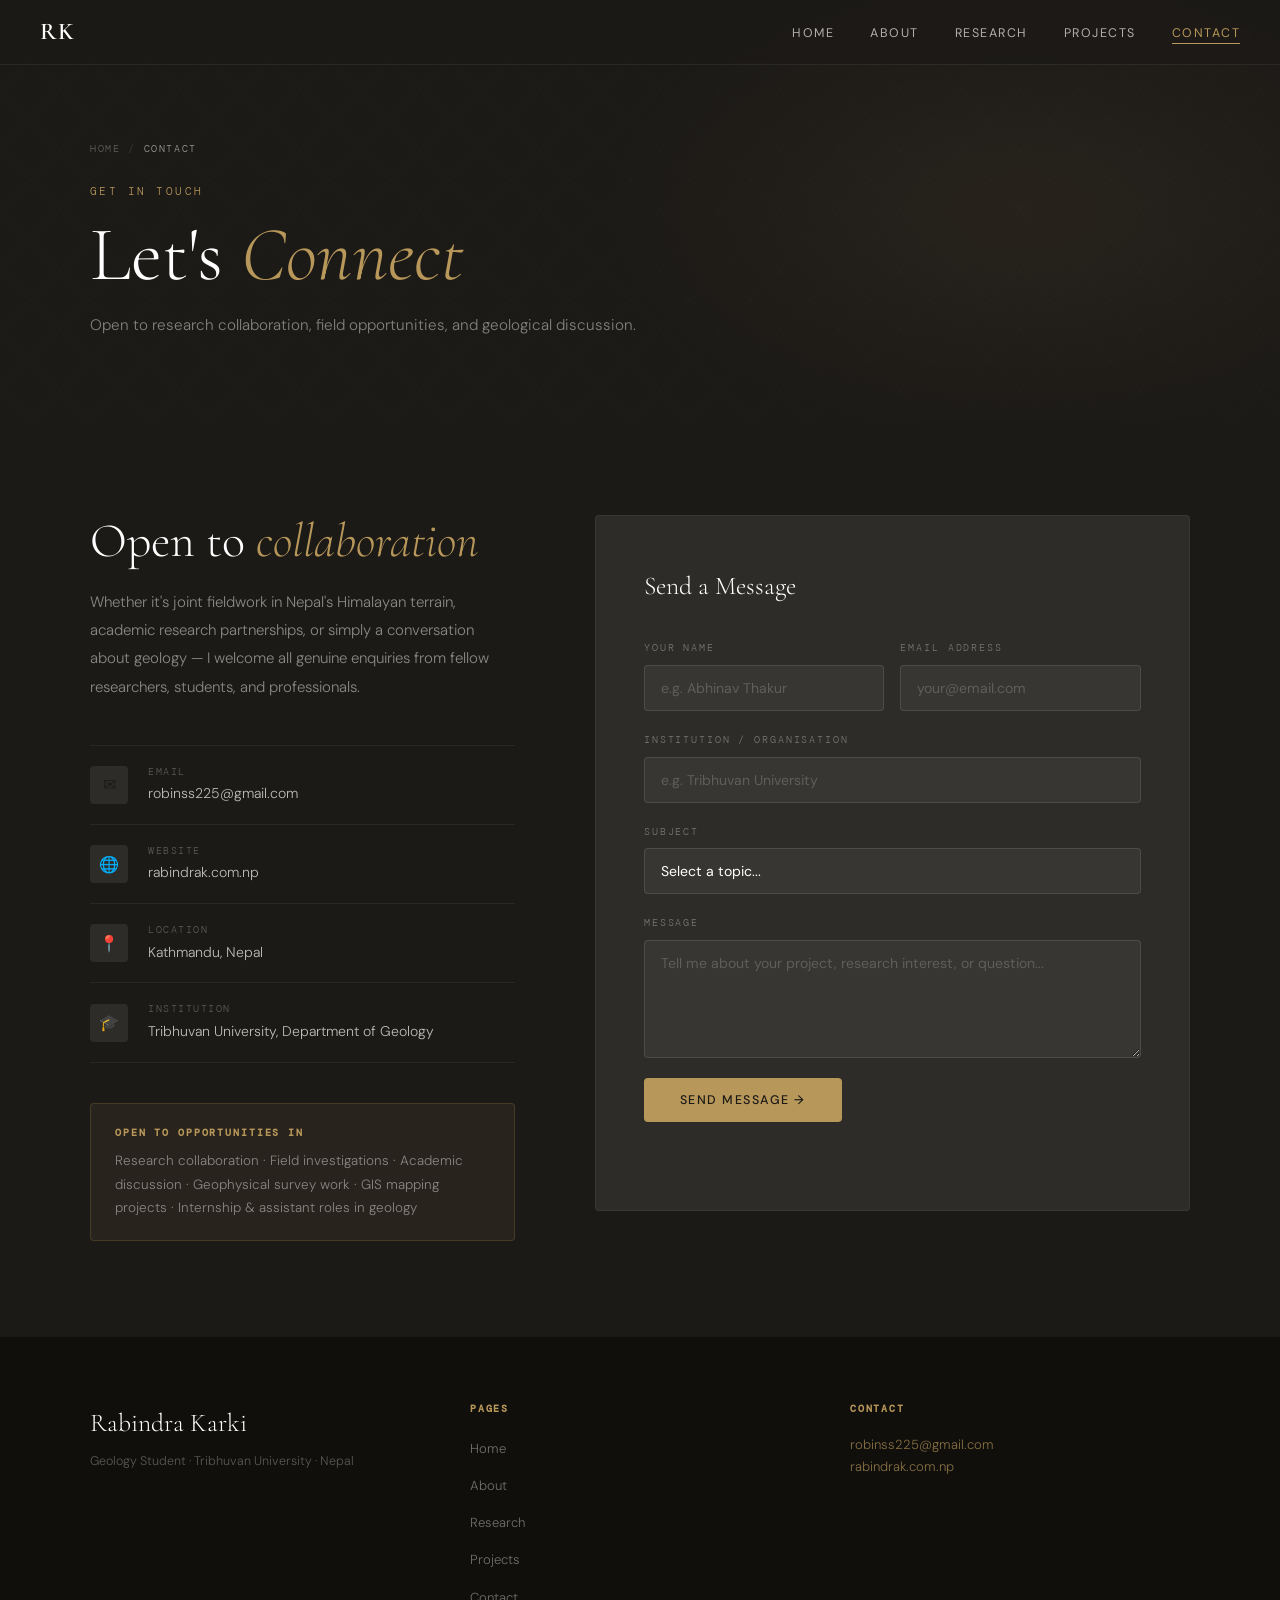
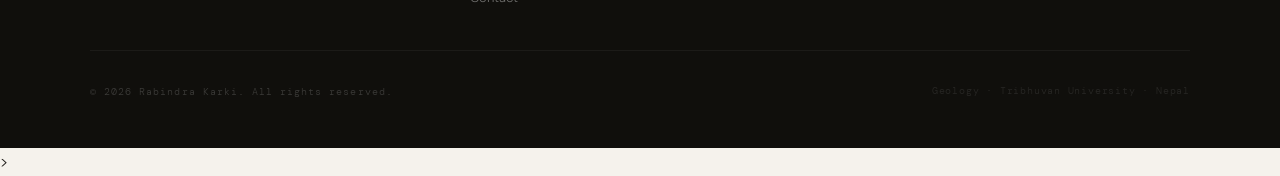
<file: Website/contact.html>
<!DOCTYPE html>
<html lang="en">
<head>
  <meta charset="UTF-8" />
    <meta name="viewport" content="width=device-width, initial-scale=1.0" />
      <title>Contact — Rabindra Karki</title>
        <link rel="stylesheet" href="style.css" />
          <link rel="preconnect" href="https://fonts.googleapis.com" />
            <link rel="preconnect" href="https://fonts.gstatic.com" crossorigin />
              <link href="https://fonts.googleapis.com/css2?family=Cormorant+Garamond:ital,wght@0,300;0,400;0,600;1,300;1,400&family=DM+Sans:wght@300;400;500&family=DM+Mono:wght@400&display=swap" rel="stylesheet" />
              </head>
              <body>
              
                <!-- NAV -->
                  <nav id="navbar" class="always-dark">
                      <a href="index.html" class="nav-logo">RK</a>
                          <ul class="nav-links">
                                <li><a href="index.html">Home</a></li>
                                      <li><a href="about.html">About</a></li>
                                            <li><a href="research.html">Research</a></li>
                                                  <li><a href="projects.html">Projects</a></li>
                                                        <li><a href="contact.html" class="active">Contact</a></li>
                                                            </ul>
                                                                <button class="menu-toggle" id="menuToggle"><span></span><span></span><span></span></button>
                                                                  </nav>
                                                                    <div class="mobile-menu" id="mobileMenu">
                                                                        <ul>
                                                                              <li><a href="index.html" class="mobile-link">Home</a></li>
                                                                                    <li><a href="about.html" class="mobile-link">About</a></li>
                                                                                          <li><a href="research.html" class="mobile-link">Research</a></li>
                                                                                                <li><a href="projects.html" class="mobile-link">Projects</a></li>
                                                                                                      <li><a href="contact.html" class="mobile-link active">Contact</a></li>
                                                                                                          </ul>
                                                                                                            </div>
                                                                                                            
                                                                                                              <!-- PAGE HERO -->
                                                                                                                <div class="page-hero">
                                                                                                                    <div class="page-hero-bg"></div>
                                                                                                                        <div class="page-hero-inner">
                                                                                                                              <div class="breadcrumb">
                                                                                                                                      <a href="index.html">Home</a>
                                                                                                                                              <span class="sep">/</span>
                                                                                                                                                      <span class="current">Contact</span>
                                                                                                                                                            </div>
                                                                                                                                                                  <span class="page-hero-tag">Get in Touch</span>
                                                                                                                                                                        <h1>Let's <em>Connect</em></h1>
                                                                                                                                                                              <p class="page-hero-sub">Open to research collaboration, field opportunities, and geological discussion.</p>
                                                                                                                                                                                  </div>
                                                                                                                                                                                    </div>
                                                                                                                                                                                    
                                                                                                                                                                                      <!-- CONTACT SECTION -->
                                                                                                                                                                                        <section class="dark-section">
                                                                                                                                                                                            <div class="section-inner">
                                                                                                                                                                                                  <div class="contact-page-layout">
                                                                                                                                                                                                  
                                                                                                                                                                                                          <!-- Info column -->
                                                                                                                                                                                                                  <div class="contact-info reveal">
                                                                                                                                                                                                                            <h2>Open to <em>collaboration</em></h2>
                                                                                                                                                                                                                                      <p class="body-text">Whether it's joint fieldwork in Nepal's Himalayan terrain, academic research partnerships, or simply a conversation about geology — I welcome all genuine enquiries from fellow researchers, students, and professionals.</p>
                                                                                                                                                                                                                                      
                                                                                                                                                                                                                                                <div class="contact-details">
                                                                                                                                                                                                                                                            <a href="mailto:robinss225@gmail.com" class="contact-detail-item">
                                                                                                                                                                                                                                                                          <div class="detail-icon">✉</div>
                                                                                                                                                                                                                                                                                        <div class="detail-text">
                                                                                                                                                                                                                                                                                                        <span class="detail-label">Email</span>
                                                                                                                                                                                                                                                                                                                        <span class="detail-value">robinss225@gmail.com</span>
                                                                                                                                                                                                                                                                                                                                      </div>
                                                                                                                                                                                                                                                                                                                                                  </a>
                                                                                                                                                                                                                                                                                                                                                              <a href="https://rabindrak.com.np" class="contact-detail-item">
                                                                                                                                                                                                                                                                                                                                                                            <div class="detail-icon">🌐</div>
                                                                                                                                                                                                                                                                                                                                                                                          <div class="detail-text">
                                                                                                                                                                                                                                                                                                                                                                                                          <span class="detail-label">Website</span>
                                                                                                                                                                                                                                                                                                                                                                                                                          <span class="detail-value">rabindrak.com.np</span>
                                                                                                                                                                                                                                                                                                                                                                                                                                        </div>
                                                                                                                                                                                                                                                                                                                                                                                                                                                    </a>
                                                                                                                                                                                                                                                                                                                                                                                                                                                                <div class="contact-detail-item">
                                                                                                                                                                                                                                                                                                                                                                                                                                                                              <div class="detail-icon">📍</div>
                                                                                                                                                                                                                                                                                                                                                                                                                                                                                            <div class="detail-text">
                                                                                                                                                                                                                                                                                                                                                                                                                                                                                                            <span class="detail-label">Location</span>
                                                                                                                                                                                                                                                                                                                                                                                                                                                                                                                            <span class="detail-value">Kathmandu, Nepal</span>
                                                                                                                                                                                                                                                                                                                                                                                                                                                                                                                                          </div>
                                                                                                                                                                                                                                                                                                                                                                                                                                                                                                                                                      </div>
                                                                                                                                                                                                                                                                                                                                                                                                                                                                                                                                                                  <div class="contact-detail-item">
                                                                                                                                                                                                                                                                                                                                                                                                                                                                                                                                                                                <div class="detail-icon">🎓</div>
                                                                                                                                                                                                                                                                                                                                                                                                                                                                                                                                                                                              <div class="detail-text">
                                                                                                                                                                                                                                                                                                                                                                                                                                                                                                                                                                                                              <span class="detail-label">Institution</span>
                                                                                                                                                                                                                                                                                                                                                                                                                                                                                                                                                                                                                              <span class="detail-value">Tribhuvan University, Department of Geology</span>
                                                                                                                                                                                                                                                                                                                                                                                                                                                                                                                                                                                                                                            </div>
                                                                                                                                                                                                                                                                                                                                                                                                                                                                                                                                                                                                                                                        </div>
                                                                                                                                                                                                                                                                                                                                                                                                                                                                                                                                                                                                                                                                  </div>
                                                                                                                                                                                                                                                                                                                                                                                                                                                                                                                                                                                                                                                                  
                                                                                                                                                                                                                                                                                                                                                                                                                                                                                                                                                                                                                                                                            <div class="collab-note">
                                                                                                                                                                                                                                                                                                                                                                                                                                                                                                                                                                                                                                                                                        <h5>Open to opportunities in</h5>
                                                                                                                                                                                                                                                                                                                                                                                                                                                                                                                                                                                                                                                                                                    <p>Research collaboration · Field investigations · Academic discussion · Geophysical survey work · GIS mapping projects · Internship &amp; assistant roles in geology</p>
                                                                                                                                                                                                                                                                                                                                                                                                                                                                                                                                                                                                                                                                                                              </div>
                                                                                                                                                                                                                                                                                                                                                                                                                                                                                                                                                                                                                                                                                                                      </div>
                                                                                                                                                                                                                                                                                                                                                                                                                                                                                                                                                                                                                                                                                                                      
                                                                                                                                                                                                                                                                                                                                                                                                                                                                                                                                                                                                                                                                                                                              <!-- Form column -->
                                                                                                                                                                                                                                                                                                                                                                                                                                                                                                                                                                                                                                                                                                                                      <div class="contact-form-wrapper reveal">
                                                                                                                                                                                                                                                                                                                                                                                                                                                                                                                                                                                                                                                                                                                                                <h3>Send a Message</h3>
                                                                                                                                                                                                                                                                                                                                                                                                                                                                                                                                                                                                                                                                                                                                                          <form class="contact-form" id="contactForm" action="https://formspree.io/f/xnjwwjwd" method="POST">
                                                                                                                                                                                                                                                                                                                                                                                                                                                                                                                                                                                                                                                                                                                                                                      <div class="form-row">
                                                                                                                                                                                                                                                                                                                                                                                                                                                                                                                                                                                                                                                                                                                                                                                    <div class="form-group">
                                                                                                                                                                                                                                                                                                                                                                                                                                                                                                                                                                                                                                                                                                                                                                                                    <label for="name">Your Name</label>
                                                                                                                                                                                                                                                                                                                                                                                                                                                                                                                                                                                                                                                                                                                                                                                                                    <input type="text" id="name" placeholder="e.g. Abhinav Thakur" required />
                                                                                                                                                                                                                                                                                                                                                                                                                                                                                                                                                                                                                                                                                                                                                                                                                                  </div>
                                                                                                                                                                                                                                                                                                                                                                                                                                                                                                                                                                                                                                                                                                                                                                                                                                                <div class="form-group">
                                                                                                                                                                                                                                                                                                                                                                                                                                                                                                                                                                                                                                                                                                                                                                                                                                                                <label for="email">Email Address</label>
                                                                                                                                                                                                                                                                                                                                                                                                                                                                                                                                                                                                                                                                                                                                                                                                                                                                                <input type="email" id="email" placeholder="your@email.com" required />
                                                                                                                                                                                                                                                                                                                                                                                                                                                                                                                                                                                                                                                                                                                                                                                                                                                                                              </div>
                                                                                                                                                                                                                                                                                                                                                                                                                                                                                                                                                                                                                                                                                                                                                                                                                                                                                                          </div>
                                                                                                                                                                                                                                                                                                                                                                                                                                                                                                                                                                                                                                                                                                                                                                                                                                                                                                                      <div class="form-group">
                                                                                                                                                                                                                                                                                                                                                                                                                                                                                                                                                                                                                                                                                                                                                                                                                                                                                                                                    <label for="institution">Institution / Organisation</label>
                                                                                                                                                                                                                                                                                                                                                                                                                                                                                                                                                                                                                                                                                                                                                                                                                                                                                                                                                  <input type="text" id="institution" placeholder="e.g. Tribhuvan University" />
                                                                                                                                                                                                                                                                                                                                                                                                                                                                                                                                                                                                                                                                                                                                                                                                                                                                                                                                                              </div>
                                                                                                                                                                                                                                                                                                                                                                                                                                                                                                                                                                                                                                                                                                                                                                                                                                                                                                                                                                          <div class="form-group">
                                                                                                                                                                                                                                                                                                                                                                                                                                                                                                                                                                                                                                                                                                                                                                                                                                                                                                                                                                                        <label for="subject">Subject</label>
                                                                                                                                                                                                                                                                                                                                                                                                                                                                                                                                                                                                                                                                                                                                                                                                                                                                                                                                                                                                      <select id="subject">
                                                                                                                                                                                                                                                                                                                                                                                                                                                                                                                                                                                                                                                                                                                                                                                                                                                                                                                                                                                                                      <option value="">Select a topic...</option>
                                                                                                                                                                                                                                                                                                                                                                                                                                                                                                                                                                                                                                                                                                                                                                                                                                                                                                                                                                                                                                      <option>Research Collaboration</option>
                                                                                                                                                                                                                                                                                                                                                                                                                                                                                                                                                                                                                                                                                                                                                                                                                                                                                                                                                                                                                                                      <option>Field Project Inquiry</option>
                                                                                                                                                                                                                                                                                                                                                                                                                                                                                                                                                                                                                                                                                                                                                                                                                                                                                                                                                                                                                                                                      <option>Geophysical Survey Work</option>
                                                                                                                                                                                                                                                                                                                                                                                                                                                                                                                                                                                                                                                                                                                                                                                                                                                                                                                                                                                                                                                                                      <option>Academic Discussion</option>
                                                                                                                                                                                                                                                                                                                                                                                                                                                                                                                                                                                                                                                                                                                                                                                                                                                                                                                                                                                                                                                                                                      <option>Internship / Opportunity</option>
                                                                                                                                                                                                                                                                                                                                                                                                                                                                                                                                                                                                                                                                                                                                                                                                                                                                                                                                                                                                                                                                                                                      <option>General Inquiry</option>
                                                                                                                                                                                                                                                                                                                                                                                                                                                                                                                                                                                                                                                                                                                                                                                                                                                                                                                                                                                                                                                                                                                                    </select>
                                                                                                                                                                                                                                                                                                                                                                                                                                                                                                                                                                                                                                                                                                                                                                                                                                                                                                                                                                                                                                                                                                                                                </div>
                                                                                                                                                                                                                                                                                                                                                                                                                                                                                                                                                                                                                                                                                                                                                                                                                                                                                                                                                                                                                                                                                                                                                            <div class="form-group">
                                                                                                                                                                                                                                                                                                                                                                                                                                                                                                                                                                                                                                                                                                                                                                                                                                                                                                                                                                                                                                                                                                                                                                          <label for="message">Message</label>
                                                                                                                                                                                                                                                                                                                                                                                                                                                                                                                                                                                                                                                                                                                                                                                                                                                                                                                                                                                                                                                                                                                                                                                        <textarea id="message" rows="5" placeholder="Tell me about your project, research interest, or question..." required></textarea>
                                                                                                                                                                                                                                                                                                                                                                                                                                                                                                                                                                                                                                                                                                                                                                                                                                                                                                                                                                                                                                                                                                                                                                                                    </div>
                                                                                                                                                                                                                                                                                                                                                                                                                                                                                                                                                                                                                                                                                                                                                                                                                                                                                                                                                                                                                                                                                                                                                                                                                <button type="submit" class="btn-submit" id="submitBtn">Send Message →</button>
                                                                                                                                                                                                                                                                                                                                                                                                                                                                                                                                                                                                                                                                                                                                                                                                                                                                                                                                                                                                                                                                                                                                                                                                                            <p class="form-note" id="formNote"></p>
                                                                                                                                                                                                                                                                                                                                                                                                                                                                                                                                                                                                                                                                                                                                                                                                                                                                                                                                                                                                                                                                                                                                                                                                                                      </form>
                                                                                                                                                                                                                                                                                                                                                                                                                                                                                                                                                                                                                                                                                                                                                                                                                                                                                                                                                                                                                                                                                                                                                                                                                                              </div>
                                                                                                                                                                                                                                                                                                                                                                                                                                                                                                                                                                                                                                                                                                                                                                                                                                                                                                                                                                                                                                                                                                                                                                                                                                              
                                                                                                                                                                                                                                                                                                                                                                                                                                                                                                                                                                                                                                                                                                                                                                                                                                                                                                                                                                                                                                                                                                                                                                                                                                                    </div>
                                                                                                                                                                                                                                                                                                                                                                                                                                                                                                                                                                                                                                                                                                                                                                                                                                                                                                                                                                                                                                                                                                                                                                                                                                                        </div>
                                                                                                                                                                                                                                                                                                                                                                                                                                                                                                                                                                                                                                                                                                                                                                                                                                                                                                                                                                                                                                                                                                                                                                                                                                                          </section>
                                                                                                                                                                                                                                                                                                                                                                                                                                                                                                                                                                                                                                                                                                                                                                                                                                                                                                                                                                                                                                                                                                                                                                                                                                                          
                                                                                                                                                                                                                                                                                                                                                                                                                                                                                                                                                                                                                                                                                                                                                                                                                                                                                                                                                                                                                                                                                                                                                                                                                                                            <!-- FOOTER -->
                                                                                                                                                                                                                                                                                                                                                                                                                                                                                                                                                                                                                                                                                                                                                                                                                                                                                                                                                                                                                                                                                                                                                                                                                                                              <footer>
                                                                                                                                                                                                                                                                                                                                                                                                                                                                                                                                                                                                                                                                                                                                                                                                                                                                                                                                                                                                                                                                                                                                                                                                                                                                  <div class="footer-inner">
                                                                                                                                                                                                                                                                                                                                                                                                                                                                                                                                                                                                                                                                                                                                                                                                                                                                                                                                                                                                                                                                                                                                                                                                                                                                        <div class="footer-brand">
                                                                                                                                                                                                                                                                                                                                                                                                                                                                                                                                                                                                                                                                                                                                                                                                                                                                                                                                                                                                                                                                                                                                                                                                                                                                                <span class="footer-logo">Rabindra Karki</span>
                                                                                                                                                                                                                                                                                                                                                                                                                                                                                                                                                                                                                                                                                                                                                                                                                                                                                                                                                                                                                                                                                                                                                                                                                                                                                        <p class="footer-tagline">Geology Student · Tribhuvan University · Nepal</p>
                                                                                                                                                                                                                                                                                                                                                                                                                                                                                                                                                                                                                                                                                                                                                                                                                                                                                                                                                                                                                                                                                                                                                                                                                                                                                              </div>
                                                                                                                                                                                                                                                                                                                                                                                                                                                                                                                                                                                                                                                                                                                                                                                                                                                                                                                                                                                                                                                                                                                                                                                                                                                                                                    <div class="footer-nav">
                                                                                                                                                                                                                                                                                                                                                                                                                                                                                                                                                                                                                                                                                                                                                                                                                                                                                                                                                                                                                                                                                                                                                                                                                                                                                                            <h5>Pages</h5>
                                                                                                                                                                                                                                                                                                                                                                                                                                                                                                                                                                                                                                                                                                                                                                                                                                                                                                                                                                                                                                                                                                                                                                                                                                                                                                                    <ul>
                                                                                                                                                                                                                                                                                                                                                                                                                                                                                                                                                                                                                                                                                                                                                                                                                                                                                                                                                                                                                                                                                                                                                                                                                                                                                                                              <li><a href="index.html">Home</a></li>
                                                                                                                                                                                                                                                                                                                                                                                                                                                                                                                                                                                                                                                                                                                                                                                                                                                                                                                                                                                                                                                                                                                                                                                                                                                                                                                                        <li><a href="about.html">About</a></li>
                                                                                                                                                                                                                                                                                                                                                                                                                                                                                                                                                                                                                                                                                                                                                                                                                                                                                                                                                                                                                                                                                                                                                                                                                                                                                                                                                  <li><a href="research.html">Research</a></li>
                                                                                                                                                                                                                                                                                                                                                                                                                                                                                                                                                                                                                                                                                                                                                                                                                                                                                                                                                                                                                                                                                                                                                                                                                                                                                                                                                            <li><a href="projects.html">Projects</a></li>
                                                                                                                                                                                                                                                                                                                                                                                                                                                                                                                                                                                                                                                                                                                                                                                                                                                                                                                                                                                                                                                                                                                                                                                                                                                                                                                                                                      <li><a href="contact.html">Contact</a></li>
                                                                                                                                                                                                                                                                                                                                                                                                                                                                                                                                                                                                                                                                                                                                                                                                                                                                                                                                                                                                                                                                                                                                                                                                                                                                                                                                                                              </ul>
                                                                                                                                                                                                                                                                                                                                                                                                                                                                                                                                                                                                                                                                                                                                                                                                                                                                                                                                                                                                                                                                                                                                                                                                                                                                                                                                                                                    </div>
                                                                                                                                                                                                                                                                                                                                                                                                                                                                                                                                                                                                                                                                                                                                                                                                                                                                                                                                                                                                                                                                                                                                                                                                                                                                                                                                                                                          <div class="footer-contact">
                                                                                                                                                                                                                                                                                                                                                                                                                                                                                                                                                                                                                                                                                                                                                                                                                                                                                                                                                                                                                                                                                                                                                                                                                                                                                                                                                                                                  <h5>Contact</h5>
                                                                                                                                                                                                                                                                                                                                                                                                                                                                                                                                                                                                                                                                                                                                                                                                                                                                                                                                                                                                                                                                                                                                                                                                                                                                                                                                                                                                          <p><a href="mailto:robinss225@gmail.com">robinss225@gmail.com</a><br><a href="https://rabindrak.com.np">rabindrak.com.np</a></p>
                                                                                                                                                                                                                                                                                                                                                                                                                                                                                                                                                                                                                                                                                                                                                                                                                                                                                                                                                                                                                                                                                                                                                                                                                                                                                                                                                                                                                </div>
                                                                                                                                                                                                                                                                                                                                                                                                                                                                                                                                                                                                                                                                                                                                                                                                                                                                                                                                                                                                                                                                                                                                                                                                                                                                                                                                                                                                                    </div>
                                                                                                                                                                                                                                                                                                                                                                                                                                                                                                                                                                                                                                                                                                                                                                                                                                                                                                                                                                                                                                                                                                                                                                                                                                                                                                                                                                                                                        <div class="footer-bottom">
                                                                                                                                                                                                                                                                                                                                                                                                                                                                                                                                                                                                                                                                                                                                                                                                                                                                                                                                                                                                                                                                                                                                                                                                                                                                                                                                                                                                                              <span class="footer-copy">© 2026 Rabindra Karki. All rights reserved.</span>
                                                                                                                                                                                                                                                                                                                                                                                                                                                                                                                                                                                                                                                                                                                                                                                                                                                                                                                                                                                                                                                                                                                                                                                                                                                                                                                                                                                                                                    <span class="footer-credit">Geology · Tribhuvan University · Nepal</span>
                                                                                                                                                                                                                                                                                                                                                                                                                                                                                                                                                                                                                                                                                                                                                                                                                                                                                                                                                                                                                                                                                                                                                                                                                                                                                                                                                                                                                                        </div>
                                                                                                                                                                                                                                                                                                                                                                                                                                                                                                                                                                                                                                                                                                                                                                                                                                                                                                                                                                                                                                                                                                                                                                                                                                                                                                                                                                                                                                          </footer>
                                                                                                                                                                                                                                                                                                                                                                                                                                                                                                                                                                                                                                                                                                                                                                                                                                                                                                                                                                                                                                                                                                                                                                                                                                                                                                                                                                                                                                          
                                                                                                                                                                                                                                                                                                                                                                                                                                                                                                                                                                                                                                                                                                                                                                                                                                                                                                                                                                                                                                                                                                                                                                                                                                                                                                                                                                                                                                            <script src="script.js"></script>
                                                                                                                                                                                                                                                                                                                                                                                                                                                                                                                                                                                                                                                                                                                                                                                                                                                                                                                                                                                                                                                                                                                                                                                                                                                                                                                                                                                                                                            </body>
                                                                                                                                                                                                                                                                                                                                                                                                                                                                                                                                                                                                                                                                                                                                                                                                                                                                                                                                                                                                                                                                                                                                                                                                                                                                                                                                                                                                                                            </html>
                                                                                                                                                                                                                                                                                                                                                                                                                                                                                                                                                                                                                                                                                                                                                                                                                                                                                                                                                                                                                                                                                                                                                                                                                                                                                                                                                                                                                                            >
</file>
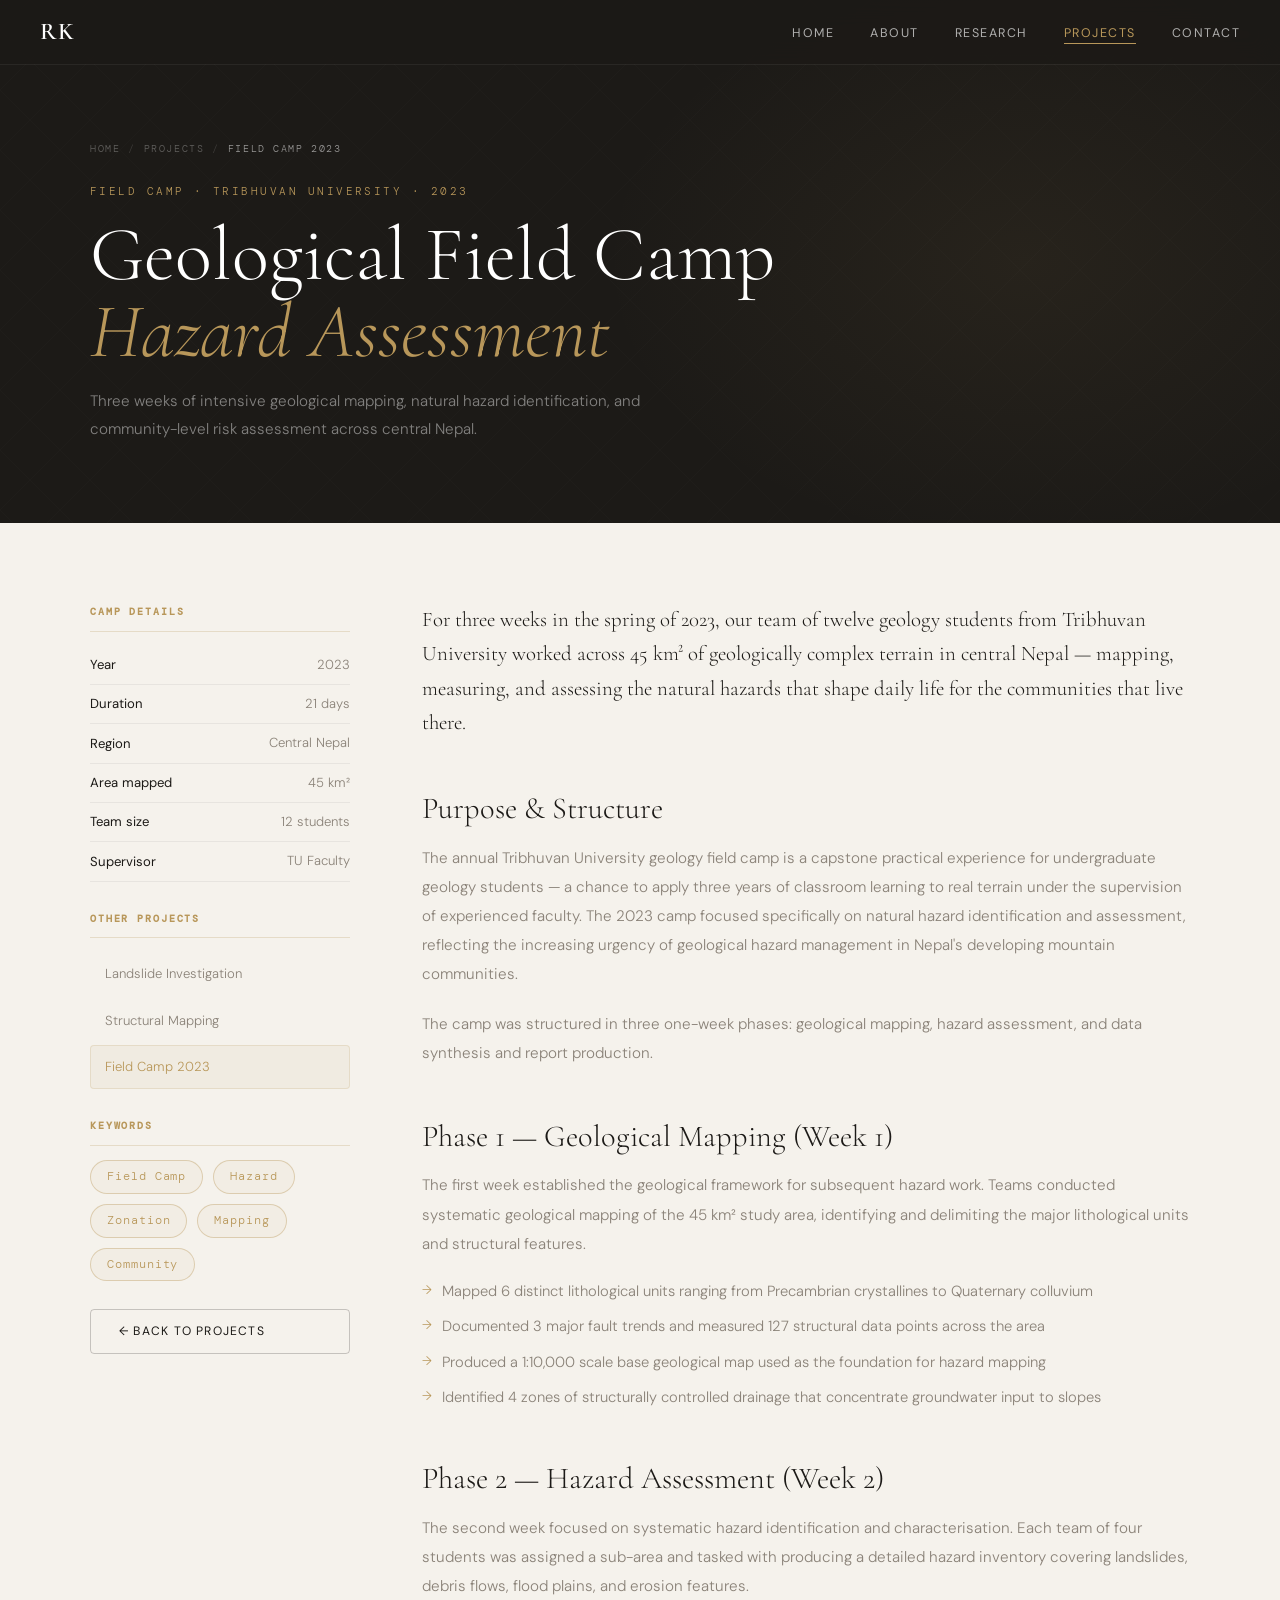
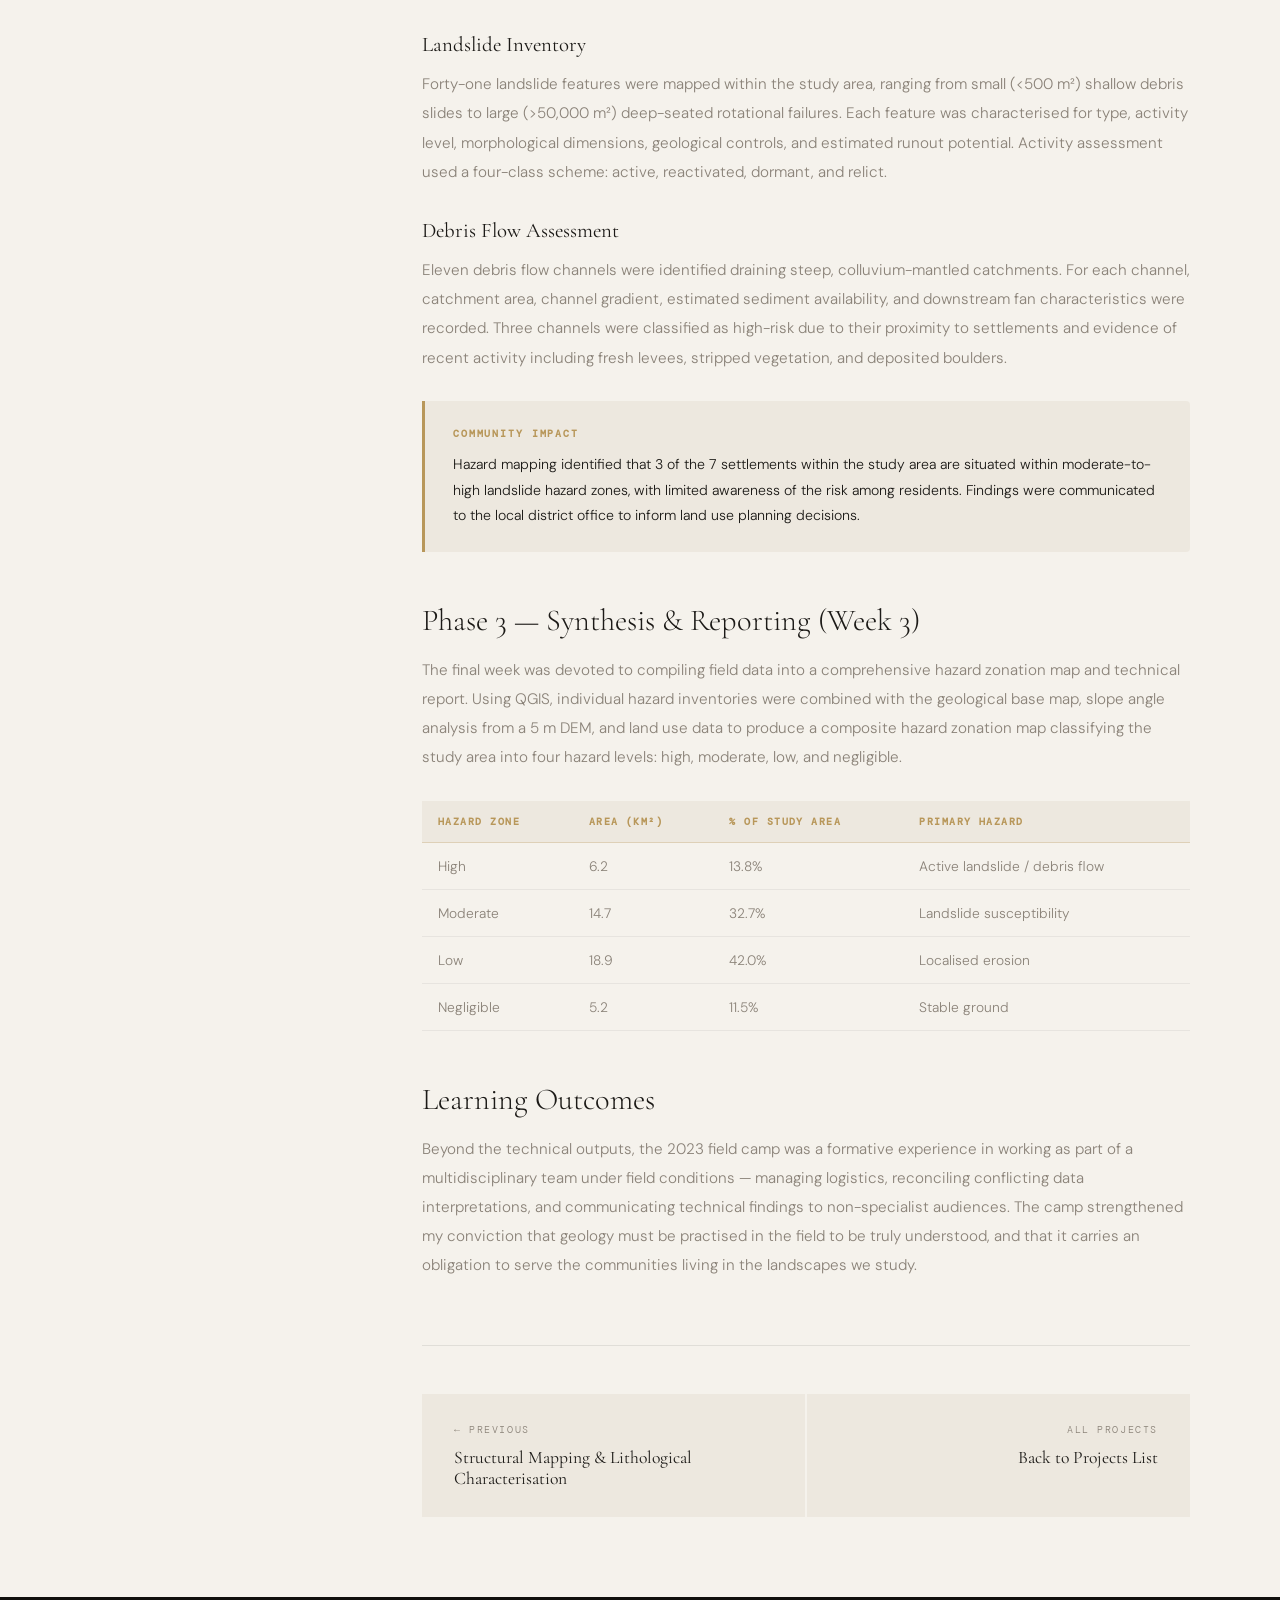
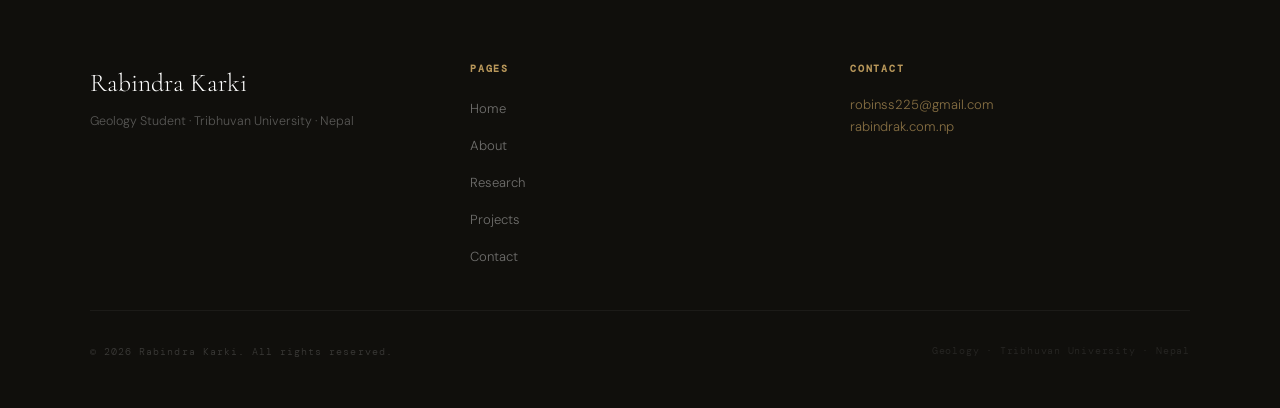
<file: Website/project-fieldcamp.html>
<!DOCTYPE html>
<html lang="en">
<head>
  <meta charset="UTF-8" />
  <meta name="viewport" content="width=device-width, initial-scale=1.0" />
  <title>Field Camp 2023 — Rabindra Karki</title>
  <link rel="stylesheet" href="style.css" />
  <link rel="preconnect" href="https://fonts.googleapis.com" />
  <link rel="preconnect" href="https://fonts.gstatic.com" crossorigin />
  <link href="https://fonts.googleapis.com/css2?family=Cormorant+Garamond:ital,wght@0,300;0,400;0,600;1,300;1,400&family=DM+Sans:wght@300;400;500&family=DM+Mono:wght@400&display=swap" rel="stylesheet" />
</head>
<body>

  <nav id="navbar" class="always-dark">
    <a href="index.html" class="nav-logo">RK</a>
    <ul class="nav-links">
      <li><a href="index.html">Home</a></li>
      <li><a href="about.html">About</a></li>
      <li><a href="research.html">Research</a></li>
      <li><a href="projects.html" class="active">Projects</a></li>
      <li><a href="contact.html">Contact</a></li>
    </ul>
    <button class="menu-toggle" id="menuToggle"><span></span><span></span><span></span></button>
  </nav>
  <div class="mobile-menu" id="mobileMenu">
    <ul>
      <li><a href="index.html" class="mobile-link">Home</a></li>
      <li><a href="about.html" class="mobile-link">About</a></li>
      <li><a href="research.html" class="mobile-link">Research</a></li>
      <li><a href="projects.html" class="mobile-link active">Projects</a></li>
      <li><a href="contact.html" class="mobile-link">Contact</a></li>
    </ul>
  </div>

  <div class="page-hero">
    <div class="page-hero-bg"></div>
    <div class="page-hero-inner">
      <div class="breadcrumb">
        <a href="index.html">Home</a><span class="sep">/</span>
        <a href="projects.html">Projects</a><span class="sep">/</span>
        <span class="current">Field Camp 2023</span>
      </div>
      <span class="page-hero-tag">Field Camp · Tribhuvan University · 2023</span>
      <h1>Geological Field Camp<br><em>Hazard Assessment</em></h1>
      <p class="page-hero-sub">Three weeks of intensive geological mapping, natural hazard identification, and community-level risk assessment across central Nepal.</p>
    </div>
  </div>

  <div class="article-page">
    <div class="article-inner">

      <aside class="article-sidebar reveal">
        <div class="sidebar-block">
          <h5>Camp Details</h5>
          <ul>
            <li><span>Year</span><span>2023</span></li>
            <li><span>Duration</span><span>21 days</span></li>
            <li><span>Region</span><span>Central Nepal</span></li>
            <li><span>Area mapped</span><span>45 km²</span></li>
            <li><span>Team size</span><span>12 students</span></li>
            <li><span>Supervisor</span><span>TU Faculty</span></li>
          </ul>
        </div>
        <div class="sidebar-block">
          <h5>Other Projects</h5>
          <nav class="sidebar-nav">
            <a href="project-landslide.html">Landslide Investigation</a>
            <a href="project-mapping.html">Structural Mapping</a>
            <a href="project-fieldcamp.html" class="current">Field Camp 2023</a>
          </nav>
        </div>
        <div class="sidebar-block">
          <h5>Keywords</h5>
          <div class="chip-row">
            <span class="chip">Field Camp</span>
            <span class="chip">Hazard</span>
            <span class="chip">Zonation</span>
            <span class="chip">Mapping</span>
            <span class="chip">Community</span>
          </div>
        </div>
        <a href="projects.html" class="btn-outline">← Back to Projects</a>
      </aside>

      <div class="article-content reveal">

        <p class="lead">For three weeks in the spring of 2023, our team of twelve geology students from Tribhuvan University worked across 45 km² of geologically complex terrain in central Nepal — mapping, measuring, and assessing the natural hazards that shape daily life for the communities that live there.</p>

        <h2>Purpose &amp; Structure</h2>
        <p>The annual Tribhuvan University geology field camp is a capstone practical experience for undergraduate geology students — a chance to apply three years of classroom learning to real terrain under the supervision of experienced faculty. The 2023 camp focused specifically on natural hazard identification and assessment, reflecting the increasing urgency of geological hazard management in Nepal's developing mountain communities.</p>
        <p>The camp was structured in three one-week phases: geological mapping, hazard assessment, and data synthesis and report production.</p>

        <h2>Phase 1 — Geological Mapping (Week 1)</h2>
        <p>The first week established the geological framework for subsequent hazard work. Teams conducted systematic geological mapping of the 45 km² study area, identifying and delimiting the major lithological units and structural features.</p>

        <ul class="article-list">
          <li>Mapped 6 distinct lithological units ranging from Precambrian crystallines to Quaternary colluvium</li>
          <li>Documented 3 major fault trends and measured 127 structural data points across the area</li>
          <li>Produced a 1:10,000 scale base geological map used as the foundation for hazard mapping</li>
          <li>Identified 4 zones of structurally controlled drainage that concentrate groundwater input to slopes</li>
        </ul>

        <h2>Phase 2 — Hazard Assessment (Week 2)</h2>
        <p>The second week focused on systematic hazard identification and characterisation. Each team of four students was assigned a sub-area and tasked with producing a detailed hazard inventory covering landslides, debris flows, flood plains, and erosion features.</p>

        <h3>Landslide Inventory</h3>
        <p>Forty-one landslide features were mapped within the study area, ranging from small (<500 m²) shallow debris slides to large (>50,000 m²) deep-seated rotational failures. Each feature was characterised for type, activity level, morphological dimensions, geological controls, and estimated runout potential. Activity assessment used a four-class scheme: active, reactivated, dormant, and relict.</p>

        <h3>Debris Flow Assessment</h3>
        <p>Eleven debris flow channels were identified draining steep, colluvium-mantled catchments. For each channel, catchment area, channel gradient, estimated sediment availability, and downstream fan characteristics were recorded. Three channels were classified as high-risk due to their proximity to settlements and evidence of recent activity including fresh levees, stripped vegetation, and deposited boulders.</p>

        <div class="article-callout">
          <h5>Community Impact</h5>
          <p>Hazard mapping identified that 3 of the 7 settlements within the study area are situated within moderate-to-high landslide hazard zones, with limited awareness of the risk among residents. Findings were communicated to the local district office to inform land use planning decisions.</p>
        </div>

        <h2>Phase 3 — Synthesis &amp; Reporting (Week 3)</h2>
        <p>The final week was devoted to compiling field data into a comprehensive hazard zonation map and technical report. Using QGIS, individual hazard inventories were combined with the geological base map, slope angle analysis from a 5 m DEM, and land use data to produce a composite hazard zonation map classifying the study area into four hazard levels: high, moderate, low, and negligible.</p>

        <table class="article-table">
          <thead>
            <tr>
              <th>Hazard Zone</th>
              <th>Area (km²)</th>
              <th>% of Study Area</th>
              <th>Primary Hazard</th>
            </tr>
          </thead>
          <tbody>
            <tr><td>High</td><td>6.2</td><td>13.8%</td><td>Active landslide / debris flow</td></tr>
            <tr><td>Moderate</td><td>14.7</td><td>32.7%</td><td>Landslide susceptibility</td></tr>
            <tr><td>Low</td><td>18.9</td><td>42.0%</td><td>Localised erosion</td></tr>
            <tr><td>Negligible</td><td>5.2</td><td>11.5%</td><td>Stable ground</td></tr>
          </tbody>
        </table>

        <h2>Learning Outcomes</h2>
        <p>Beyond the technical outputs, the 2023 field camp was a formative experience in working as part of a multidisciplinary team under field conditions — managing logistics, reconciling conflicting data interpretations, and communicating technical findings to non-specialist audiences. The camp strengthened my conviction that geology must be practised in the field to be truly understood, and that it carries an obligation to serve the communities living in the landscapes we study.</p>

        <div class="article-nav">
          <a href="project-mapping.html" class="article-nav-item">
            <span class="nav-direction">← Previous</span>
            <span class="nav-title">Structural Mapping &amp; Lithological Characterisation</span>
          </a>
          <div class="article-nav-item next">
            <span class="nav-direction">All Projects</span>
            <a href="projects.html" class="nav-title">Back to Projects List</a>
          </div>
        </div>

      </div>
    </div>
  </div>

  <footer>
    <div class="footer-inner">
      <div class="footer-brand">
        <span class="footer-logo">Rabindra Karki</span>
        <p class="footer-tagline">Geology Student · Tribhuvan University · Nepal</p>
      </div>
      <div class="footer-nav">
        <h5>Pages</h5>
        <ul>
          <li><a href="index.html">Home</a></li>
          <li><a href="about.html">About</a></li>
          <li><a href="research.html">Research</a></li>
          <li><a href="projects.html">Projects</a></li>
          <li><a href="contact.html">Contact</a></li>
        </ul>
      </div>
      <div class="footer-contact">
        <h5>Contact</h5>
        <p><a href="mailto:robinss225@gmail.com">robinss225@gmail.com</a><br><a href="https://rabindrak.com.np">rabindrak.com.np</a></p>
      </div>
    </div>
    <div class="footer-bottom">
      <span class="footer-copy">© 2026 Rabindra Karki. All rights reserved.</span>
      <span class="footer-credit">Geology · Tribhuvan University · Nepal</span>
    </div>
  </footer>
  <script src="script.js"></script>
</body>
</html>
</file>
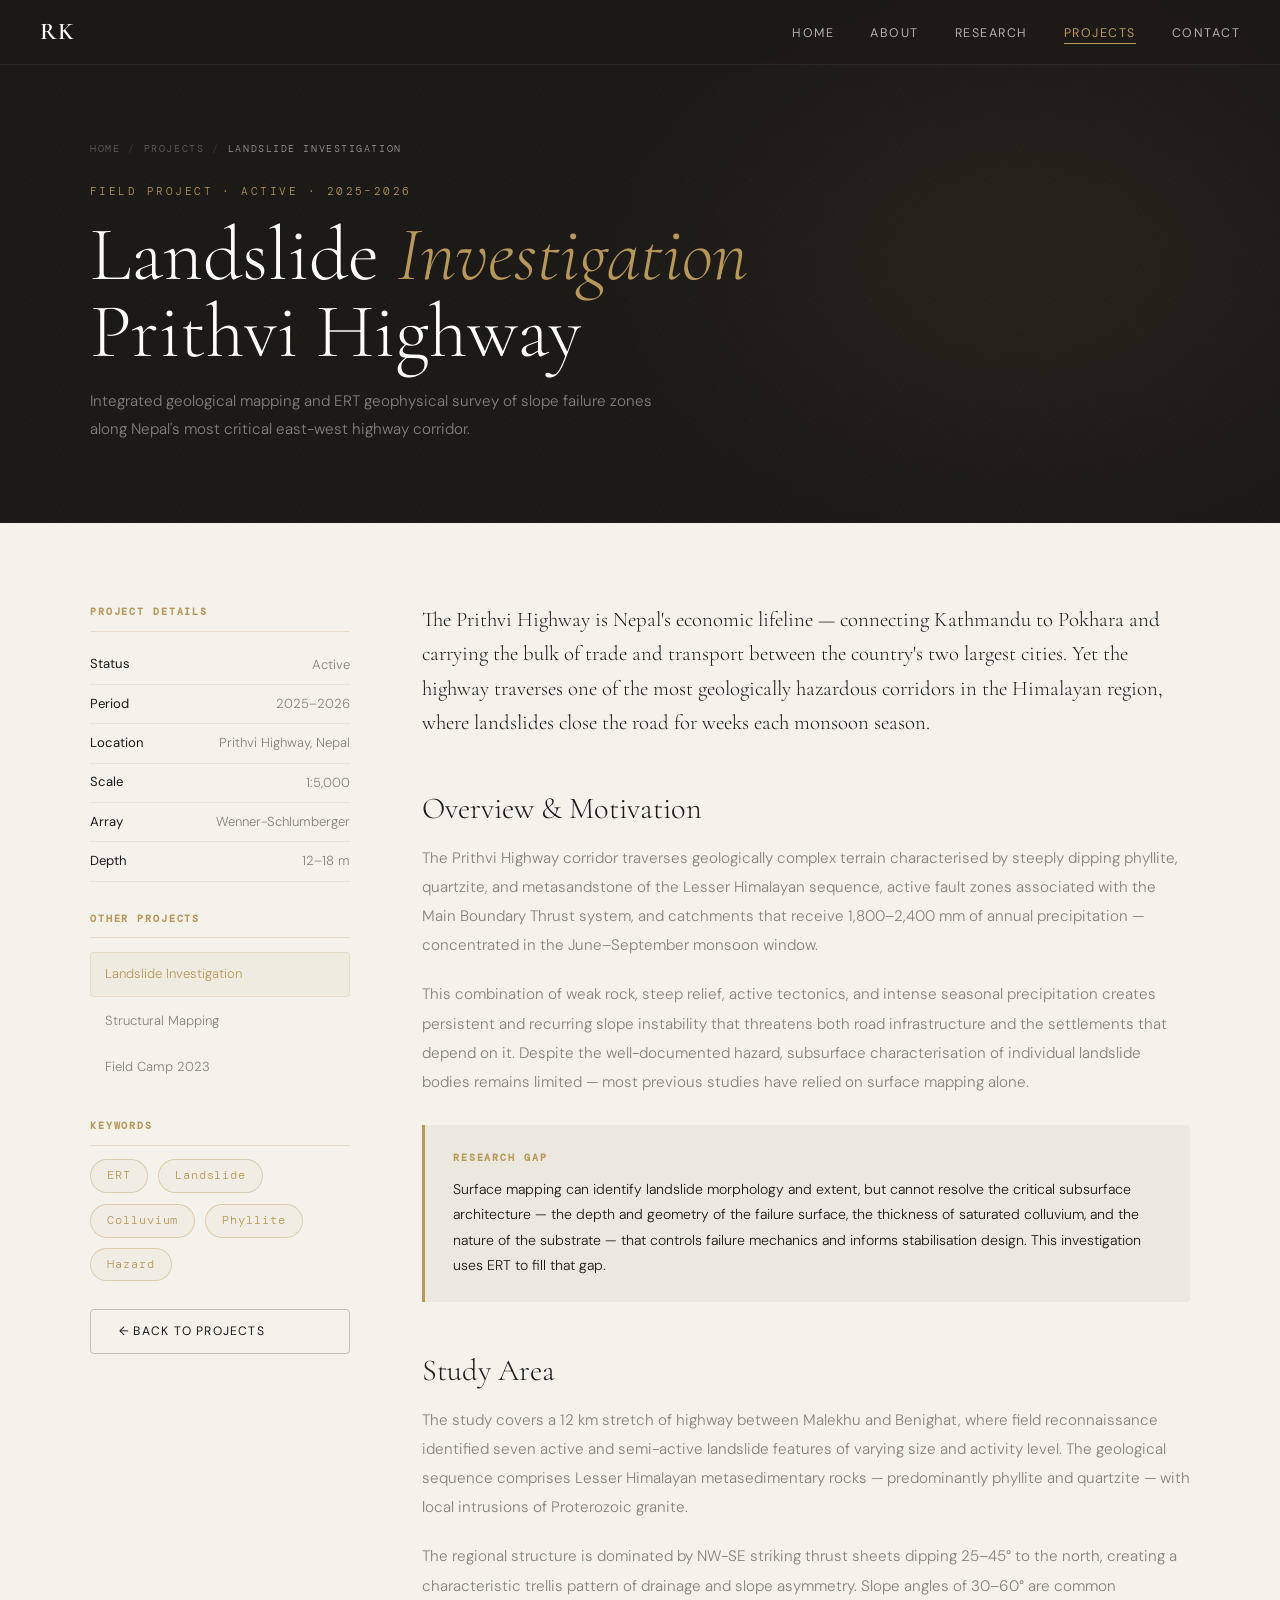
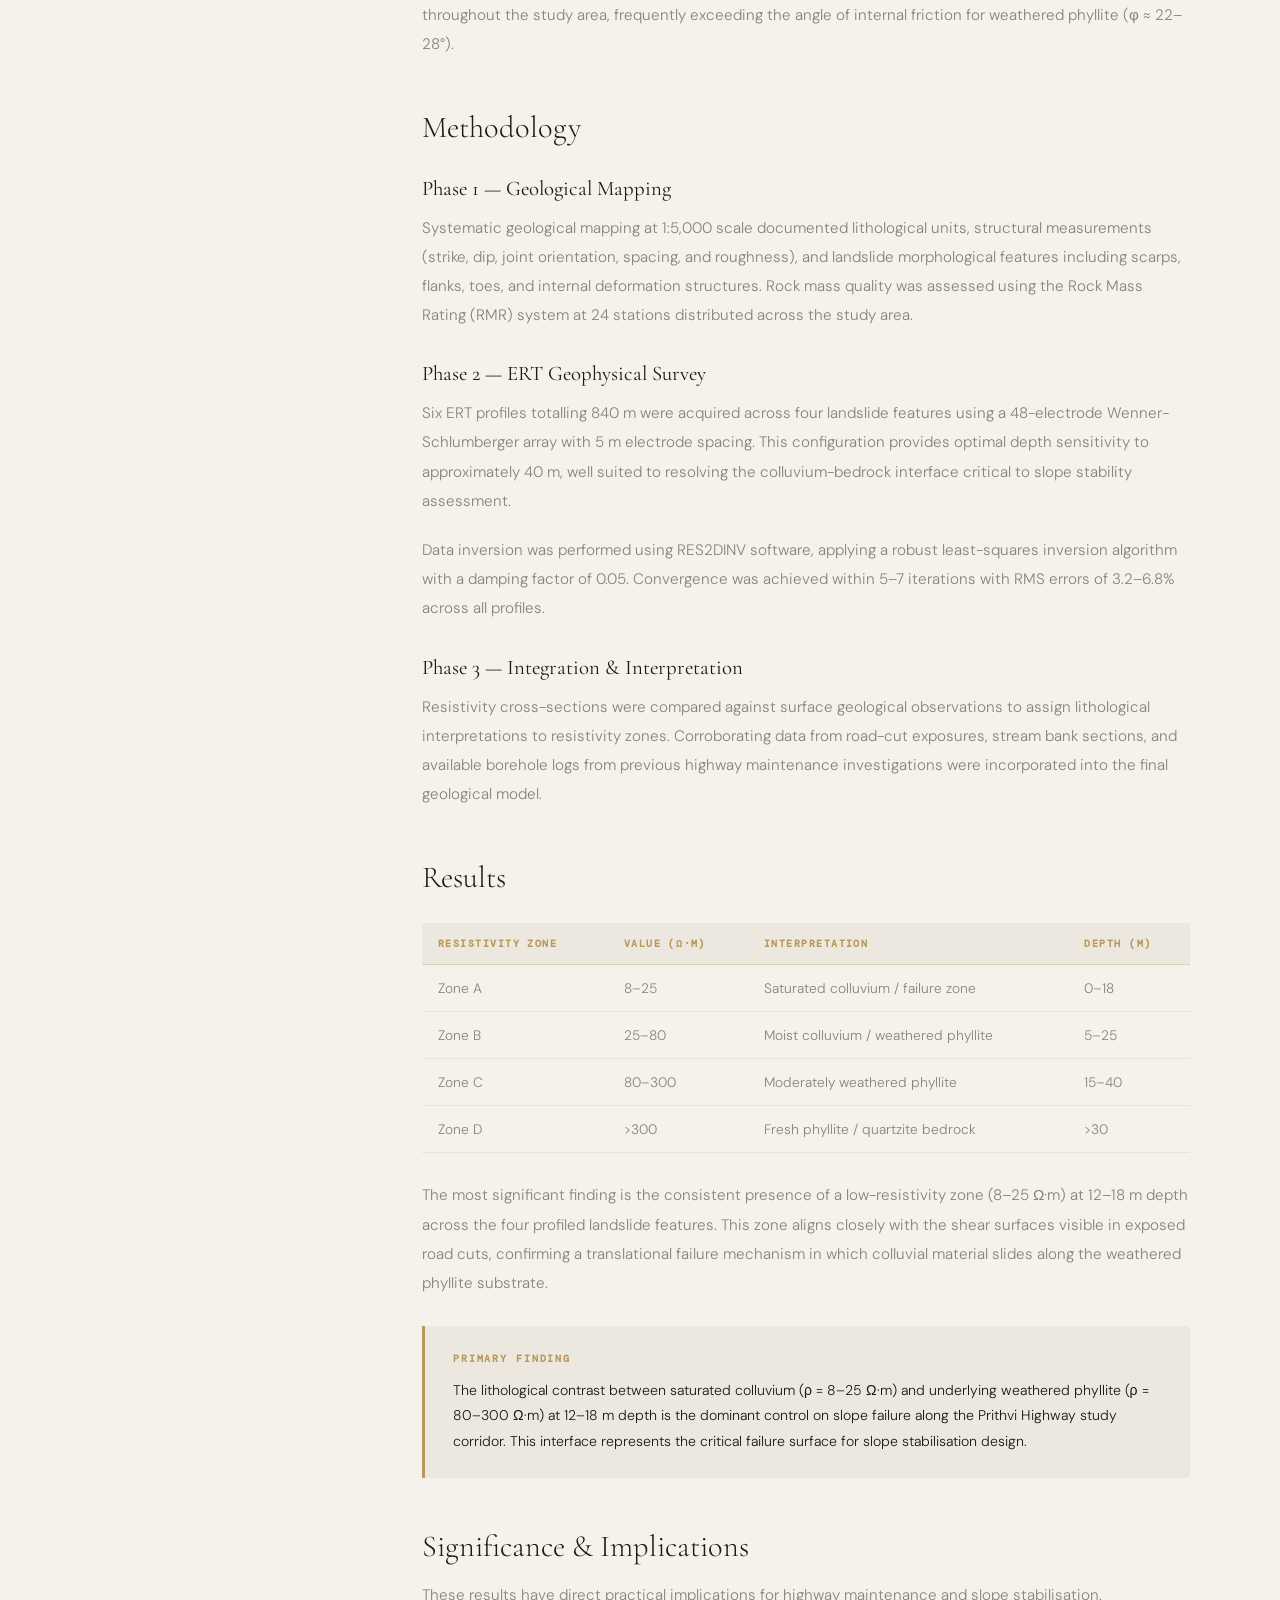
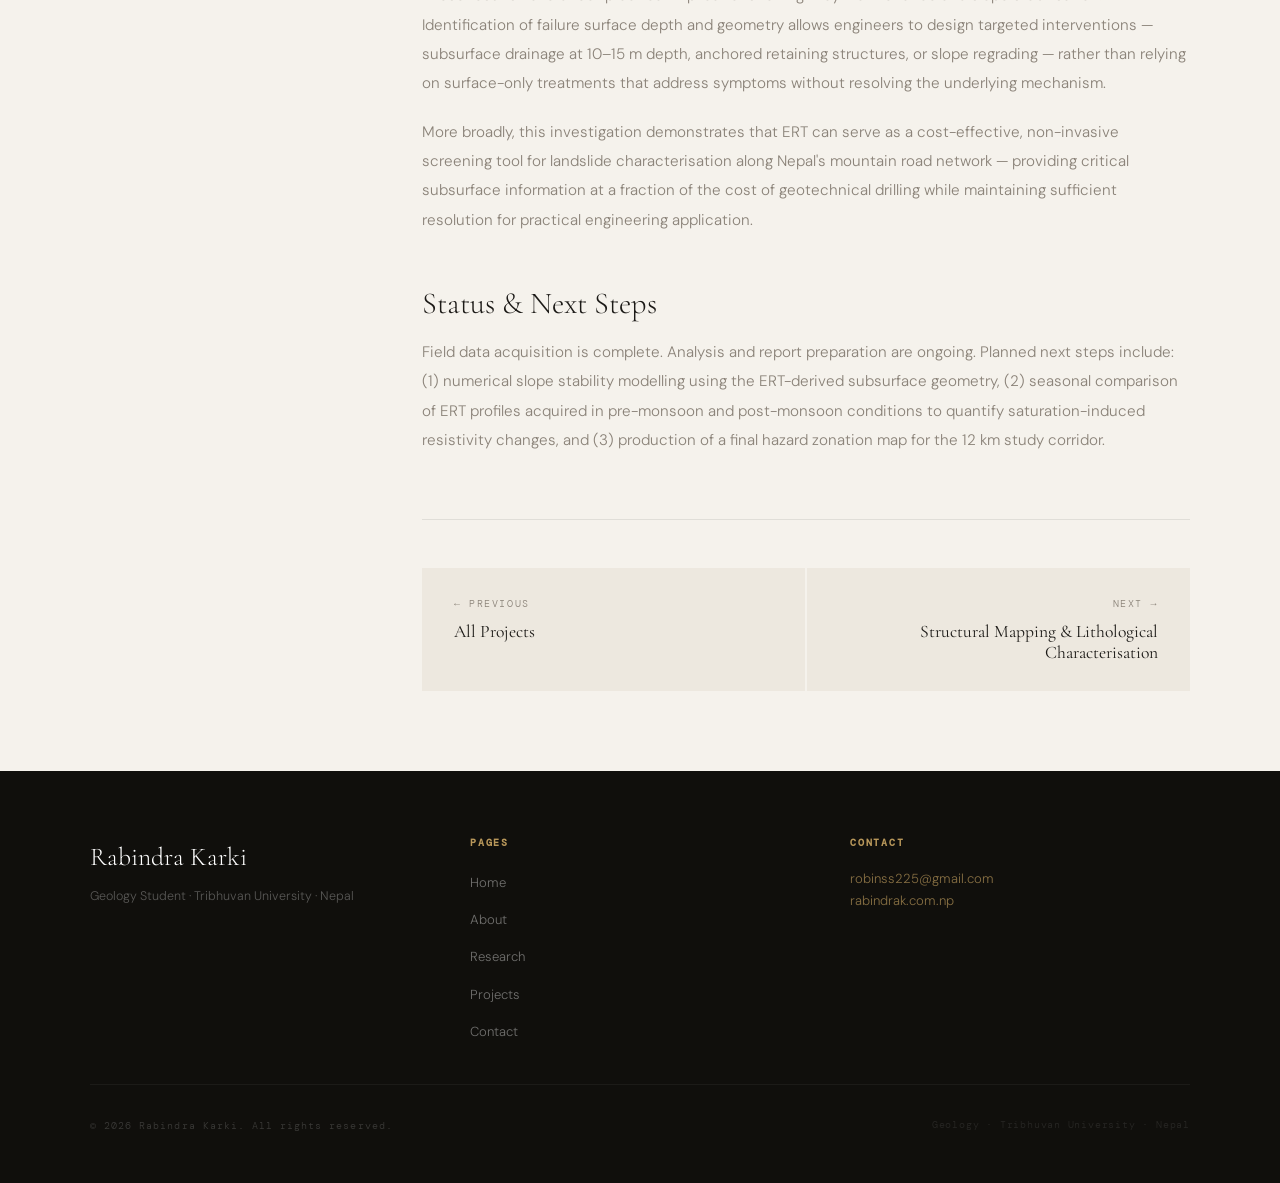
<file: Website/project-landslide.html>
<!DOCTYPE html>
<html lang="en">
<head>
  <meta charset="UTF-8" />
  <meta name="viewport" content="width=device-width, initial-scale=1.0" />
  <title>Landslide Investigation — Rabindra Karki</title>
  <link rel="stylesheet" href="style.css" />
  <link rel="preconnect" href="https://fonts.googleapis.com" />
  <link rel="preconnect" href="https://fonts.gstatic.com" crossorigin />
  <link href="https://fonts.googleapis.com/css2?family=Cormorant+Garamond:ital,wght@0,300;0,400;0,600;1,300;1,400&family=DM+Sans:wght@300;400;500&family=DM+Mono:wght@400&display=swap" rel="stylesheet" />
</head>
<body>

  <!-- NAV -->
  <nav id="navbar" class="always-dark">
    <a href="index.html" class="nav-logo">RK</a>
    <ul class="nav-links">
      <li><a href="index.html">Home</a></li>
      <li><a href="about.html">About</a></li>
      <li><a href="research.html">Research</a></li>
      <li><a href="projects.html" class="active">Projects</a></li>
      <li><a href="contact.html">Contact</a></li>
    </ul>
    <button class="menu-toggle" id="menuToggle"><span></span><span></span><span></span></button>
  </nav>
  <div class="mobile-menu" id="mobileMenu">
    <ul>
      <li><a href="index.html" class="mobile-link">Home</a></li>
      <li><a href="about.html" class="mobile-link">About</a></li>
      <li><a href="research.html" class="mobile-link">Research</a></li>
      <li><a href="projects.html" class="mobile-link active">Projects</a></li>
      <li><a href="contact.html" class="mobile-link">Contact</a></li>
    </ul>
  </div>

  <!-- PAGE HERO -->
  <div class="page-hero">
    <div class="page-hero-bg"></div>
    <div class="page-hero-inner">
      <div class="breadcrumb">
        <a href="index.html">Home</a><span class="sep">/</span>
        <a href="projects.html">Projects</a><span class="sep">/</span>
        <span class="current">Landslide Investigation</span>
      </div>
      <span class="page-hero-tag">Field Project · Active · 2025–2026</span>
      <h1>Landslide <em>Investigation</em><br>Prithvi Highway</h1>
      <p class="page-hero-sub">Integrated geological mapping and ERT geophysical survey of slope failure zones along Nepal's most critical east-west highway corridor.</p>
    </div>
  </div>

  <!-- ARTICLE -->
  <div class="article-page">
    <div class="article-inner">

      <!-- Sidebar -->
      <aside class="article-sidebar reveal">
        <div class="sidebar-block">
          <h5>Project Details</h5>
          <ul>
            <li><span>Status</span><span>Active</span></li>
            <li><span>Period</span><span>2025–2026</span></li>
            <li><span>Location</span><span>Prithvi Highway, Nepal</span></li>
            <li><span>Scale</span><span>1:5,000</span></li>
            <li><span>Array</span><span>Wenner-Schlumberger</span></li>
            <li><span>Depth</span><span>12–18 m</span></li>
          </ul>
        </div>
        <div class="sidebar-block">
          <h5>Other Projects</h5>
          <nav class="sidebar-nav">
            <a href="project-landslide.html" class="current">Landslide Investigation</a>
            <a href="project-mapping.html">Structural Mapping</a>
            <a href="project-fieldcamp.html">Field Camp 2023</a>
          </nav>
        </div>
        <div class="sidebar-block">
          <h5>Keywords</h5>
          <div class="chip-row">
            <span class="chip">ERT</span>
            <span class="chip">Landslide</span>
            <span class="chip">Colluvium</span>
            <span class="chip">Phyllite</span>
            <span class="chip">Hazard</span>
          </div>
        </div>
        <a href="projects.html" class="btn-outline">← Back to Projects</a>
      </aside>

      <!-- Content -->
      <div class="article-content reveal">

        <p class="lead">The Prithvi Highway is Nepal's economic lifeline — connecting Kathmandu to Pokhara and carrying the bulk of trade and transport between the country's two largest cities. Yet the highway traverses one of the most geologically hazardous corridors in the Himalayan region, where landslides close the road for weeks each monsoon season.</p>

        <h2>Overview &amp; Motivation</h2>
        <p>The Prithvi Highway corridor traverses geologically complex terrain characterised by steeply dipping phyllite, quartzite, and metasandstone of the Lesser Himalayan sequence, active fault zones associated with the Main Boundary Thrust system, and catchments that receive 1,800–2,400 mm of annual precipitation — concentrated in the June–September monsoon window.</p>
        <p>This combination of weak rock, steep relief, active tectonics, and intense seasonal precipitation creates persistent and recurring slope instability that threatens both road infrastructure and the settlements that depend on it. Despite the well-documented hazard, subsurface characterisation of individual landslide bodies remains limited — most previous studies have relied on surface mapping alone.</p>

        <div class="article-callout">
          <h5>Research Gap</h5>
          <p>Surface mapping can identify landslide morphology and extent, but cannot resolve the critical subsurface architecture — the depth and geometry of the failure surface, the thickness of saturated colluvium, and the nature of the substrate — that controls failure mechanics and informs stabilisation design. This investigation uses ERT to fill that gap.</p>
        </div>

        <h2>Study Area</h2>
        <p>The study covers a 12 km stretch of highway between Malekhu and Benighat, where field reconnaissance identified seven active and semi-active landslide features of varying size and activity level. The geological sequence comprises Lesser Himalayan metasedimentary rocks — predominantly phyllite and quartzite — with local intrusions of Proterozoic granite.</p>
        <p>The regional structure is dominated by NW-SE striking thrust sheets dipping 25–45° to the north, creating a characteristic trellis pattern of drainage and slope asymmetry. Slope angles of 30–60° are common throughout the study area, frequently exceeding the angle of internal friction for weathered phyllite (φ ≈ 22–28°).</p>

        <h2>Methodology</h2>
        <h3>Phase 1 — Geological Mapping</h3>
        <p>Systematic geological mapping at 1:5,000 scale documented lithological units, structural measurements (strike, dip, joint orientation, spacing, and roughness), and landslide morphological features including scarps, flanks, toes, and internal deformation structures. Rock mass quality was assessed using the Rock Mass Rating (RMR) system at 24 stations distributed across the study area.</p>

        <h3>Phase 2 — ERT Geophysical Survey</h3>
        <p>Six ERT profiles totalling 840 m were acquired across four landslide features using a 48-electrode Wenner-Schlumberger array with 5 m electrode spacing. This configuration provides optimal depth sensitivity to approximately 40 m, well suited to resolving the colluvium-bedrock interface critical to slope stability assessment.</p>
        <p>Data inversion was performed using RES2DINV software, applying a robust least-squares inversion algorithm with a damping factor of 0.05. Convergence was achieved within 5–7 iterations with RMS errors of 3.2–6.8% across all profiles.</p>

        <h3>Phase 3 — Integration &amp; Interpretation</h3>
        <p>Resistivity cross-sections were compared against surface geological observations to assign lithological interpretations to resistivity zones. Corroborating data from road-cut exposures, stream bank sections, and available borehole logs from previous highway maintenance investigations were incorporated into the final geological model.</p>

        <h2>Results</h2>

        <table class="article-table">
          <thead>
            <tr>
              <th>Resistivity Zone</th>
              <th>Value (Ω·m)</th>
              <th>Interpretation</th>
              <th>Depth (m)</th>
            </tr>
          </thead>
          <tbody>
            <tr>
              <td>Zone A</td>
              <td>8–25</td>
              <td>Saturated colluvium / failure zone</td>
              <td>0–18</td>
            </tr>
            <tr>
              <td>Zone B</td>
              <td>25–80</td>
              <td>Moist colluvium / weathered phyllite</td>
              <td>5–25</td>
            </tr>
            <tr>
              <td>Zone C</td>
              <td>80–300</td>
              <td>Moderately weathered phyllite</td>
              <td>15–40</td>
            </tr>
            <tr>
              <td>Zone D</td>
              <td>&gt;300</td>
              <td>Fresh phyllite / quartzite bedrock</td>
              <td>&gt;30</td>
            </tr>
          </tbody>
        </table>

        <p>The most significant finding is the consistent presence of a low-resistivity zone (8–25 Ω·m) at 12–18 m depth across the four profiled landslide features. This zone aligns closely with the shear surfaces visible in exposed road cuts, confirming a translational failure mechanism in which colluvial material slides along the weathered phyllite substrate.</p>

        <div class="article-callout">
          <h5>Primary Finding</h5>
          <p>The lithological contrast between saturated colluvium (ρ = 8–25 Ω·m) and underlying weathered phyllite (ρ = 80–300 Ω·m) at 12–18 m depth is the dominant control on slope failure along the Prithvi Highway study corridor. This interface represents the critical failure surface for slope stabilisation design.</p>
        </div>

        <h2>Significance &amp; Implications</h2>
        <p>These results have direct practical implications for highway maintenance and slope stabilisation. Identification of failure surface depth and geometry allows engineers to design targeted interventions — subsurface drainage at 10–15 m depth, anchored retaining structures, or slope regrading — rather than relying on surface-only treatments that address symptoms without resolving the underlying mechanism.</p>
        <p>More broadly, this investigation demonstrates that ERT can serve as a cost-effective, non-invasive screening tool for landslide characterisation along Nepal's mountain road network — providing critical subsurface information at a fraction of the cost of geotechnical drilling while maintaining sufficient resolution for practical engineering application.</p>

        <h2>Status &amp; Next Steps</h2>
        <p>Field data acquisition is complete. Analysis and report preparation are ongoing. Planned next steps include: (1) numerical slope stability modelling using the ERT-derived subsurface geometry, (2) seasonal comparison of ERT profiles acquired in pre-monsoon and post-monsoon conditions to quantify saturation-induced resistivity changes, and (3) production of a final hazard zonation map for the 12 km study corridor.</p>

        <!-- Prev / Next nav -->
        <div class="article-nav">
          <div class="article-nav-item">
            <span class="nav-direction">← Previous</span>
            <a href="projects.html" class="nav-title">All Projects</a>
          </div>
          <a href="project-mapping.html" class="article-nav-item next">
            <span class="nav-direction">Next →</span>
            <span class="nav-title">Structural Mapping &amp; Lithological Characterisation</span>
          </a>
        </div>

      </div>
    </div>
  </div>

  <!-- FOOTER -->
  <footer>
    <div class="footer-inner">
      <div class="footer-brand">
        <span class="footer-logo">Rabindra Karki</span>
        <p class="footer-tagline">Geology Student · Tribhuvan University · Nepal</p>
      </div>
      <div class="footer-nav">
        <h5>Pages</h5>
        <ul>
          <li><a href="index.html">Home</a></li>
          <li><a href="about.html">About</a></li>
          <li><a href="research.html">Research</a></li>
          <li><a href="projects.html">Projects</a></li>
          <li><a href="contact.html">Contact</a></li>
        </ul>
      </div>
      <div class="footer-contact">
        <h5>Contact</h5>
        <p><a href="mailto:robinss225@gmail.com">robinss225@gmail.com</a><br><a href="https://rabindrak.com.np">rabindrak.com.np</a></p>
      </div>
    </div>
    <div class="footer-bottom">
      <span class="footer-copy">© 2026 Rabindra Karki. All rights reserved.</span>
      <span class="footer-credit">Geology · Tribhuvan University · Nepal</span>
    </div>
  </footer>

  <script src="script.js"></script>
</body>
</html>
</file>
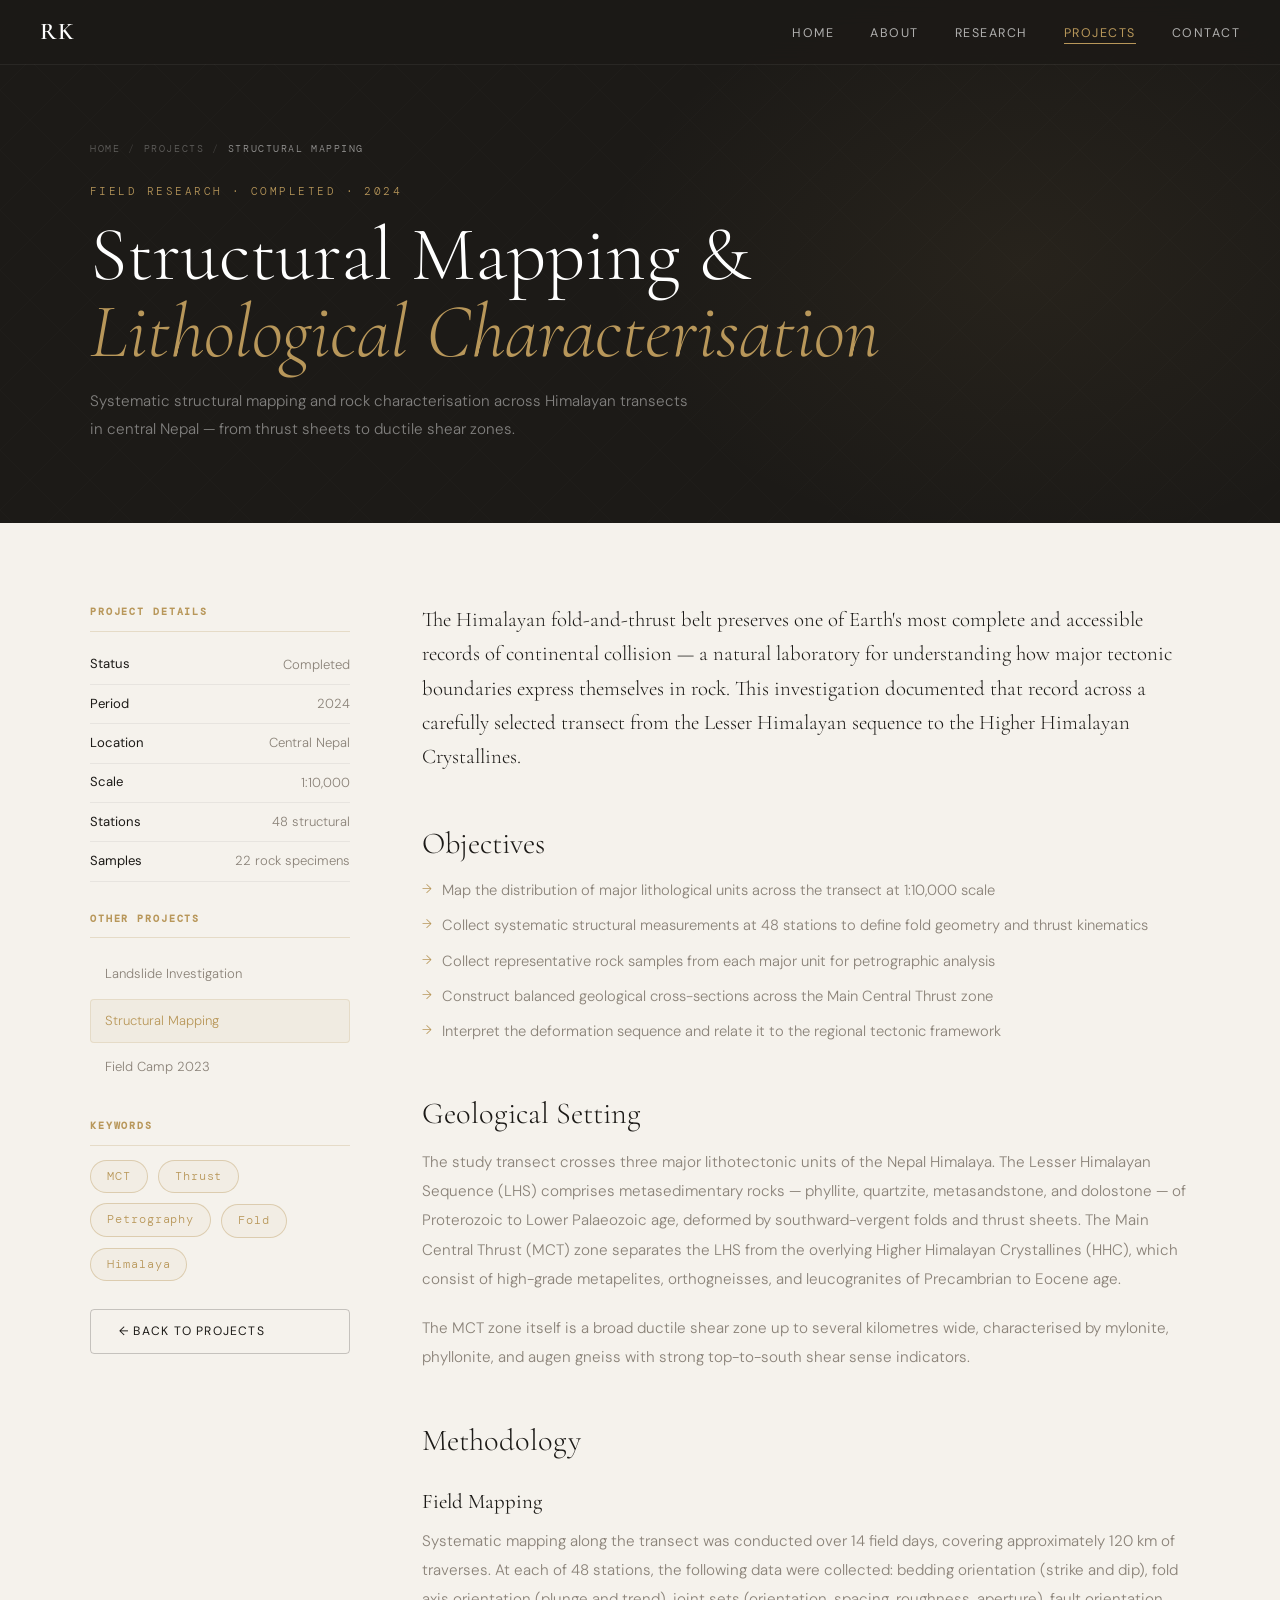
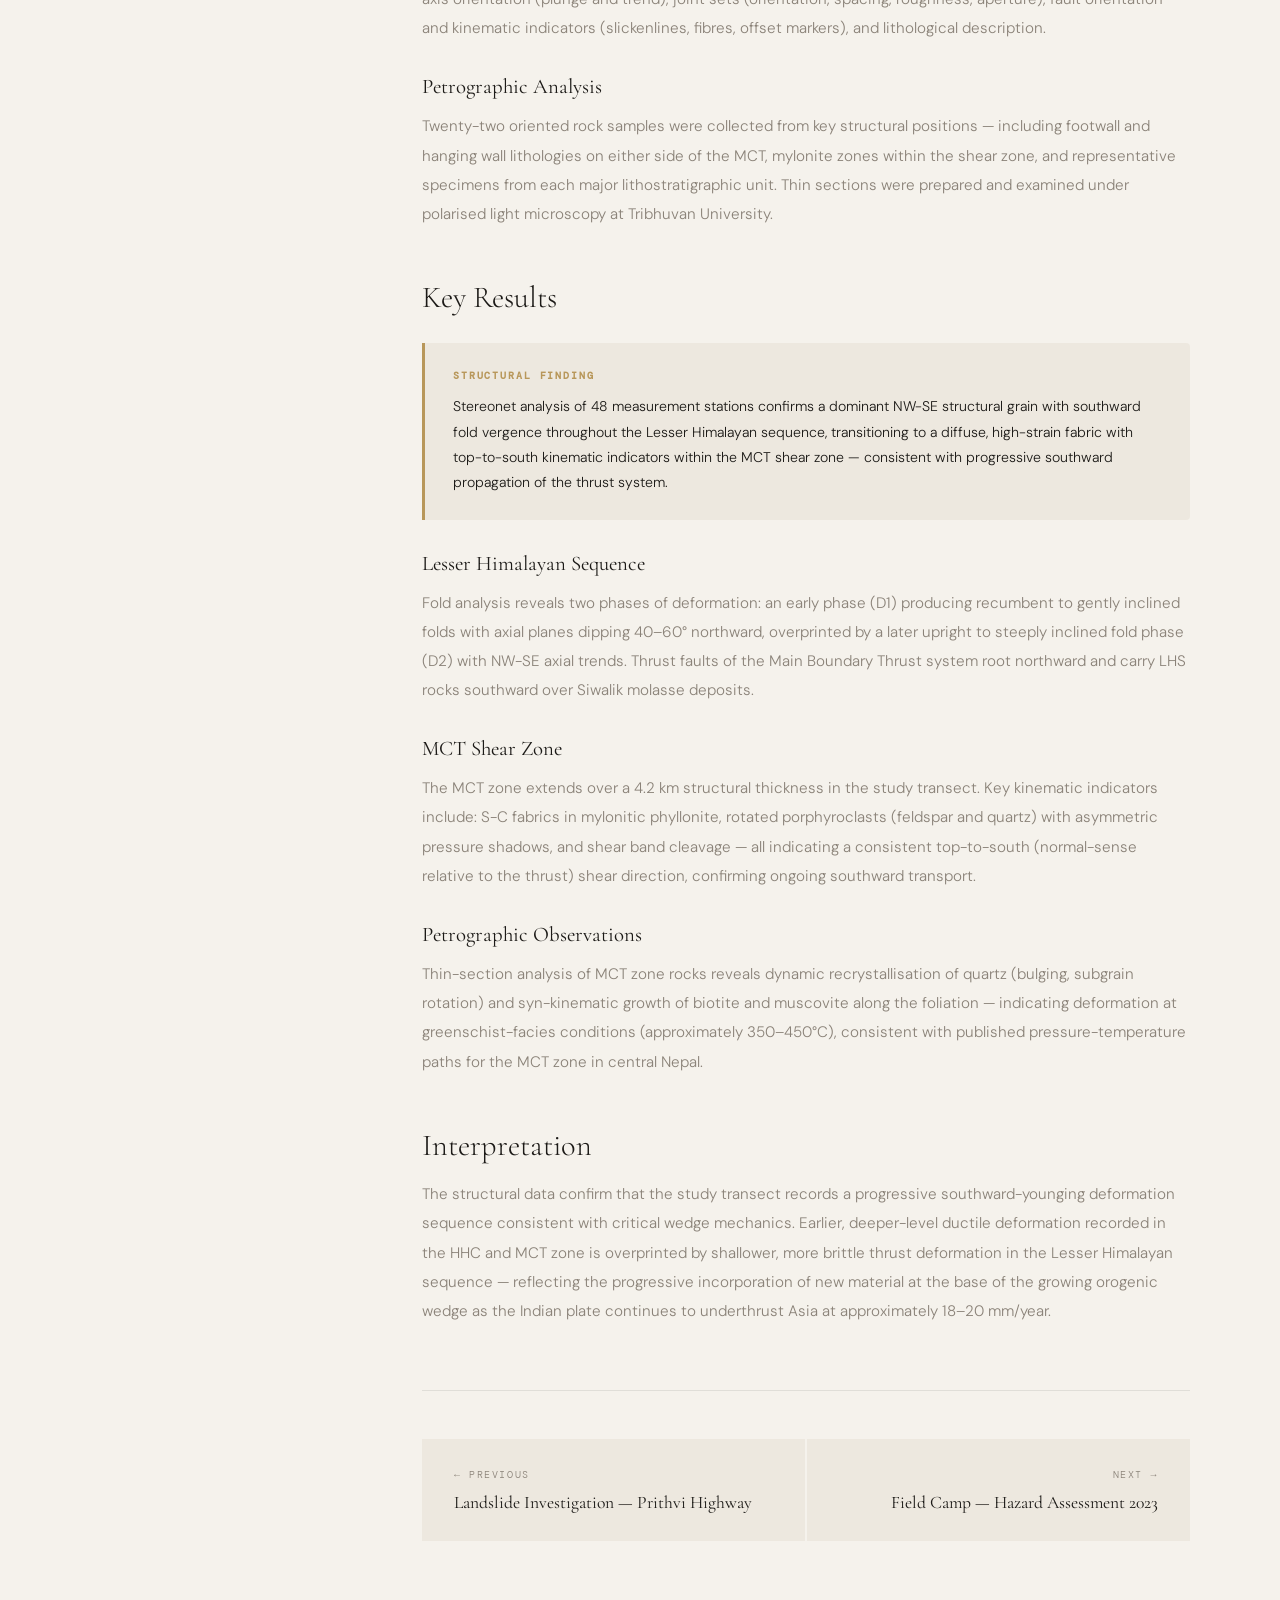
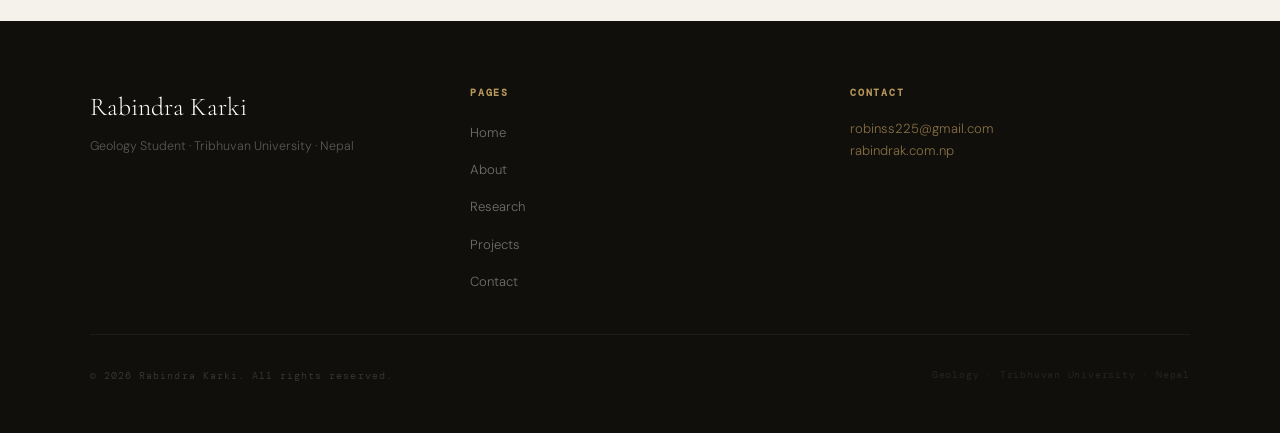
<file: Website/project-mapping.html>
<!DOCTYPE html>
<html lang="en">
<head>
  <meta charset="UTF-8" />
  <meta name="viewport" content="width=device-width, initial-scale=1.0" />
  <title>Structural Mapping — Rabindra Karki</title>
  <link rel="stylesheet" href="style.css" />
  <link rel="preconnect" href="https://fonts.googleapis.com" />
  <link rel="preconnect" href="https://fonts.gstatic.com" crossorigin />
  <link href="https://fonts.googleapis.com/css2?family=Cormorant+Garamond:ital,wght@0,300;0,400;0,600;1,300;1,400&family=DM+Sans:wght@300;400;500&family=DM+Mono:wght@400&display=swap" rel="stylesheet" />
</head>
<body>

  <nav id="navbar" class="always-dark">
    <a href="index.html" class="nav-logo">RK</a>
    <ul class="nav-links">
      <li><a href="index.html">Home</a></li>
      <li><a href="about.html">About</a></li>
      <li><a href="research.html">Research</a></li>
      <li><a href="projects.html" class="active">Projects</a></li>
      <li><a href="contact.html">Contact</a></li>
    </ul>
    <button class="menu-toggle" id="menuToggle"><span></span><span></span><span></span></button>
  </nav>
  <div class="mobile-menu" id="mobileMenu">
    <ul>
      <li><a href="index.html" class="mobile-link">Home</a></li>
      <li><a href="about.html" class="mobile-link">About</a></li>
      <li><a href="research.html" class="mobile-link">Research</a></li>
      <li><a href="projects.html" class="mobile-link active">Projects</a></li>
      <li><a href="contact.html" class="mobile-link">Contact</a></li>
    </ul>
  </div>

  <div class="page-hero">
    <div class="page-hero-bg"></div>
    <div class="page-hero-inner">
      <div class="breadcrumb">
        <a href="index.html">Home</a><span class="sep">/</span>
        <a href="projects.html">Projects</a><span class="sep">/</span>
        <span class="current">Structural Mapping</span>
      </div>
      <span class="page-hero-tag">Field Research · Completed · 2024</span>
      <h1>Structural Mapping &amp;<br><em>Lithological Characterisation</em></h1>
      <p class="page-hero-sub">Systematic structural mapping and rock characterisation across Himalayan transects in central Nepal — from thrust sheets to ductile shear zones.</p>
    </div>
  </div>

  <div class="article-page">
    <div class="article-inner">

      <aside class="article-sidebar reveal">
        <div class="sidebar-block">
          <h5>Project Details</h5>
          <ul>
            <li><span>Status</span><span>Completed</span></li>
            <li><span>Period</span><span>2024</span></li>
            <li><span>Location</span><span>Central Nepal</span></li>
            <li><span>Scale</span><span>1:10,000</span></li>
            <li><span>Stations</span><span>48 structural</span></li>
            <li><span>Samples</span><span>22 rock specimens</span></li>
          </ul>
        </div>
        <div class="sidebar-block">
          <h5>Other Projects</h5>
          <nav class="sidebar-nav">
            <a href="project-landslide.html">Landslide Investigation</a>
            <a href="project-mapping.html" class="current">Structural Mapping</a>
            <a href="project-fieldcamp.html">Field Camp 2023</a>
          </nav>
        </div>
        <div class="sidebar-block">
          <h5>Keywords</h5>
          <div class="chip-row">
            <span class="chip">MCT</span>
            <span class="chip">Thrust</span>
            <span class="chip">Petrography</span>
            <span class="chip">Fold</span>
            <span class="chip">Himalaya</span>
          </div>
        </div>
        <a href="projects.html" class="btn-outline">← Back to Projects</a>
      </aside>

      <div class="article-content reveal">

        <p class="lead">The Himalayan fold-and-thrust belt preserves one of Earth's most complete and accessible records of continental collision — a natural laboratory for understanding how major tectonic boundaries express themselves in rock. This investigation documented that record across a carefully selected transect from the Lesser Himalayan sequence to the Higher Himalayan Crystallines.</p>

        <h2>Objectives</h2>
        <ul class="article-list">
          <li>Map the distribution of major lithological units across the transect at 1:10,000 scale</li>
          <li>Collect systematic structural measurements at 48 stations to define fold geometry and thrust kinematics</li>
          <li>Collect representative rock samples from each major unit for petrographic analysis</li>
          <li>Construct balanced geological cross-sections across the Main Central Thrust zone</li>
          <li>Interpret the deformation sequence and relate it to the regional tectonic framework</li>
        </ul>

        <h2>Geological Setting</h2>
        <p>The study transect crosses three major lithotectonic units of the Nepal Himalaya. The Lesser Himalayan Sequence (LHS) comprises metasedimentary rocks — phyllite, quartzite, metasandstone, and dolostone — of Proterozoic to Lower Palaeozoic age, deformed by southward-vergent folds and thrust sheets. The Main Central Thrust (MCT) zone separates the LHS from the overlying Higher Himalayan Crystallines (HHC), which consist of high-grade metapelites, orthogneisses, and leucogranites of Precambrian to Eocene age.</p>
        <p>The MCT zone itself is a broad ductile shear zone up to several kilometres wide, characterised by mylonite, phyllonite, and augen gneiss with strong top-to-south shear sense indicators.</p>

        <h2>Methodology</h2>
        <h3>Field Mapping</h3>
        <p>Systematic mapping along the transect was conducted over 14 field days, covering approximately 120 km of traverses. At each of 48 stations, the following data were collected: bedding orientation (strike and dip), fold axis orientation (plunge and trend), joint sets (orientation, spacing, roughness, aperture), fault orientation and kinematic indicators (slickenlines, fibres, offset markers), and lithological description.</p>

        <h3>Petrographic Analysis</h3>
        <p>Twenty-two oriented rock samples were collected from key structural positions — including footwall and hanging wall lithologies on either side of the MCT, mylonite zones within the shear zone, and representative specimens from each major lithostratigraphic unit. Thin sections were prepared and examined under polarised light microscopy at Tribhuvan University.</p>

        <h2>Key Results</h2>

        <div class="article-callout">
          <h5>Structural Finding</h5>
          <p>Stereonet analysis of 48 measurement stations confirms a dominant NW-SE structural grain with southward fold vergence throughout the Lesser Himalayan sequence, transitioning to a diffuse, high-strain fabric with top-to-south kinematic indicators within the MCT shear zone — consistent with progressive southward propagation of the thrust system.</p>
        </div>

        <h3>Lesser Himalayan Sequence</h3>
        <p>Fold analysis reveals two phases of deformation: an early phase (D1) producing recumbent to gently inclined folds with axial planes dipping 40–60° northward, overprinted by a later upright to steeply inclined fold phase (D2) with NW-SE axial trends. Thrust faults of the Main Boundary Thrust system root northward and carry LHS rocks southward over Siwalik molasse deposits.</p>

        <h3>MCT Shear Zone</h3>
        <p>The MCT zone extends over a 4.2 km structural thickness in the study transect. Key kinematic indicators include: S-C fabrics in mylonitic phyllonite, rotated porphyroclasts (feldspar and quartz) with asymmetric pressure shadows, and shear band cleavage — all indicating a consistent top-to-south (normal-sense relative to the thrust) shear direction, confirming ongoing southward transport.</p>

        <h3>Petrographic Observations</h3>
        <p>Thin-section analysis of MCT zone rocks reveals dynamic recrystallisation of quartz (bulging, subgrain rotation) and syn-kinematic growth of biotite and muscovite along the foliation — indicating deformation at greenschist-facies conditions (approximately 350–450°C), consistent with published pressure-temperature paths for the MCT zone in central Nepal.</p>

        <h2>Interpretation</h2>
        <p>The structural data confirm that the study transect records a progressive southward-younging deformation sequence consistent with critical wedge mechanics. Earlier, deeper-level ductile deformation recorded in the HHC and MCT zone is overprinted by shallower, more brittle thrust deformation in the Lesser Himalayan sequence — reflecting the progressive incorporation of new material at the base of the growing orogenic wedge as the Indian plate continues to underthrust Asia at approximately 18–20 mm/year.</p>

        <div class="article-nav">
          <a href="project-landslide.html" class="article-nav-item">
            <span class="nav-direction">← Previous</span>
            <span class="nav-title">Landslide Investigation — Prithvi Highway</span>
          </a>
          <a href="project-fieldcamp.html" class="article-nav-item next">
            <span class="nav-direction">Next →</span>
            <span class="nav-title">Field Camp — Hazard Assessment 2023</span>
          </a>
        </div>

      </div>
    </div>
  </div>

  <footer>
    <div class="footer-inner">
      <div class="footer-brand">
        <span class="footer-logo">Rabindra Karki</span>
        <p class="footer-tagline">Geology Student · Tribhuvan University · Nepal</p>
      </div>
      <div class="footer-nav">
        <h5>Pages</h5>
        <ul>
          <li><a href="index.html">Home</a></li>
          <li><a href="about.html">About</a></li>
          <li><a href="research.html">Research</a></li>
          <li><a href="projects.html">Projects</a></li>
          <li><a href="contact.html">Contact</a></li>
        </ul>
      </div>
      <div class="footer-contact">
        <h5>Contact</h5>
        <p><a href="mailto:robinss225@gmail.com">robinss225@gmail.com</a><br><a href="https://rabindrak.com.np">rabindrak.com.np</a></p>
      </div>
    </div>
    <div class="footer-bottom">
      <span class="footer-copy">© 2026 Rabindra Karki. All rights reserved.</span>
      <span class="footer-credit">Geology · Tribhuvan University · Nepal</span>
    </div>
  </footer>
  <script src="script.js"></script>
</body>
</html>
</file>
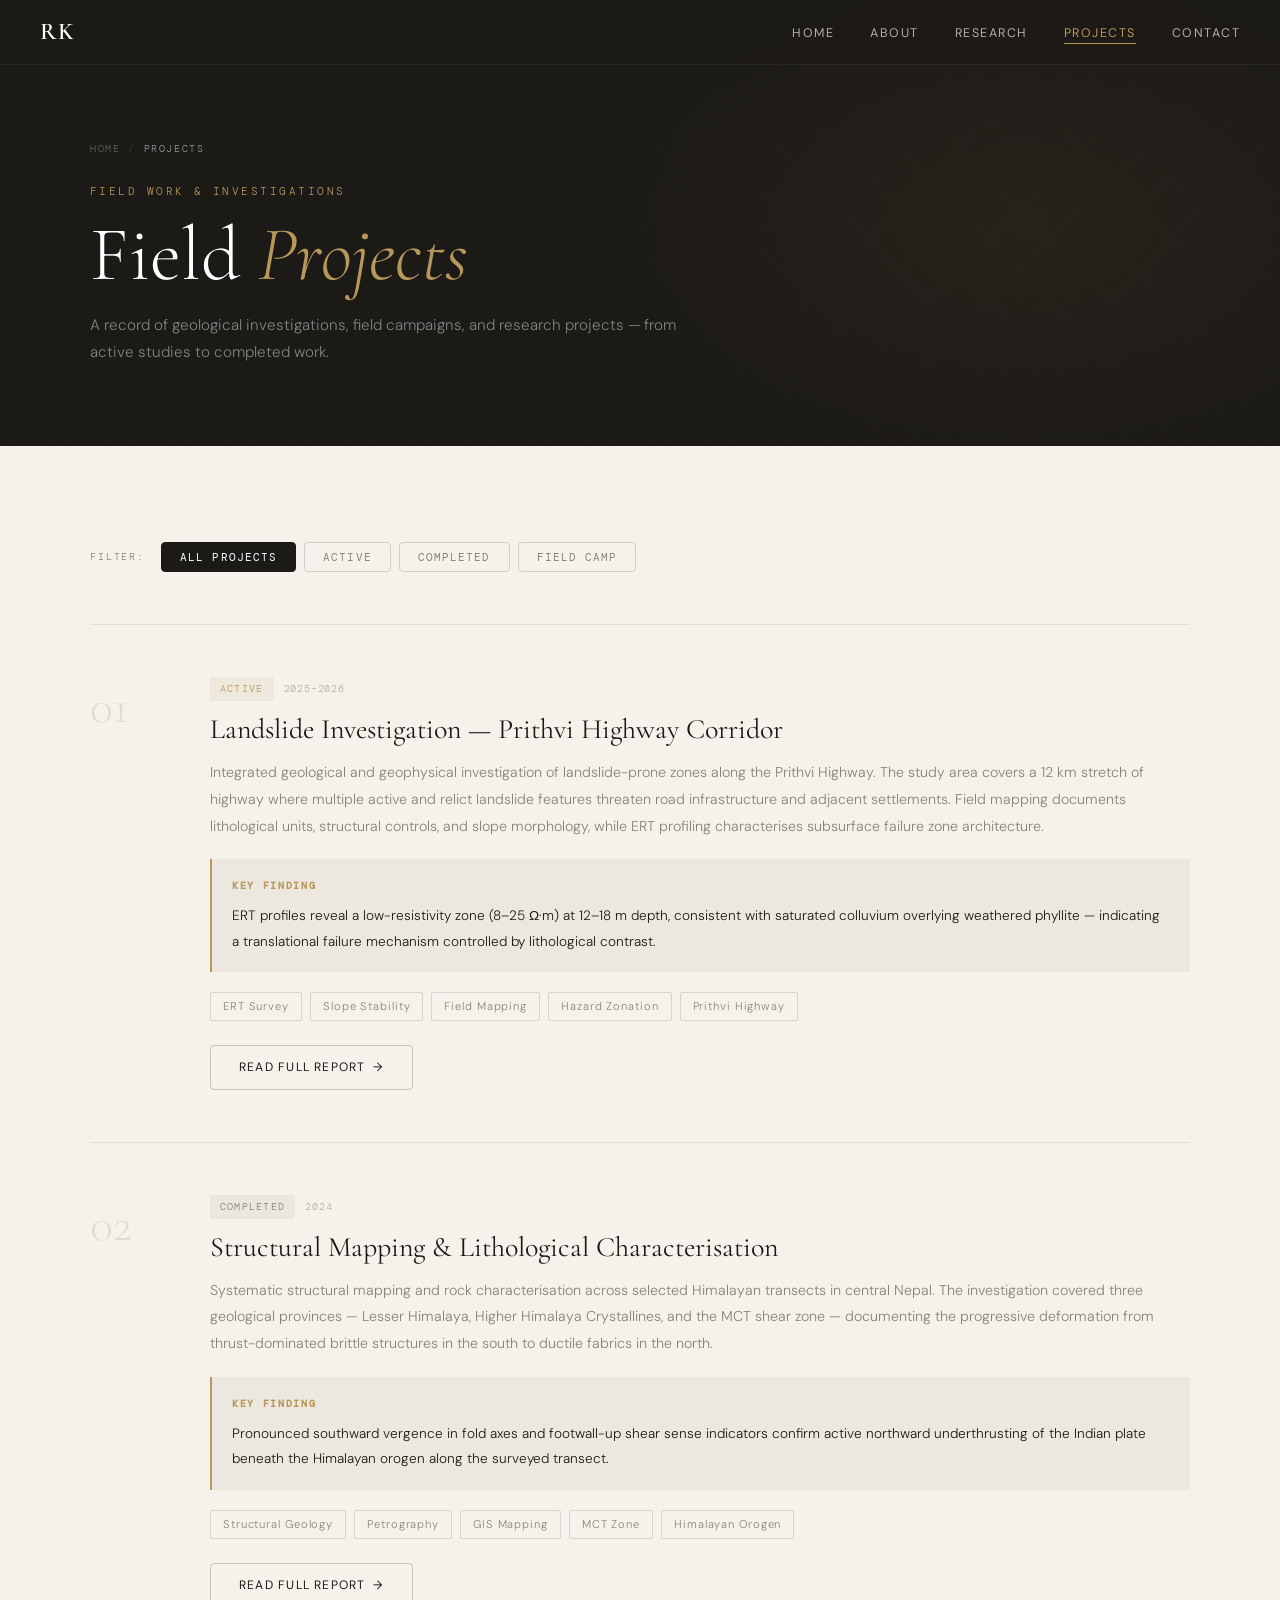
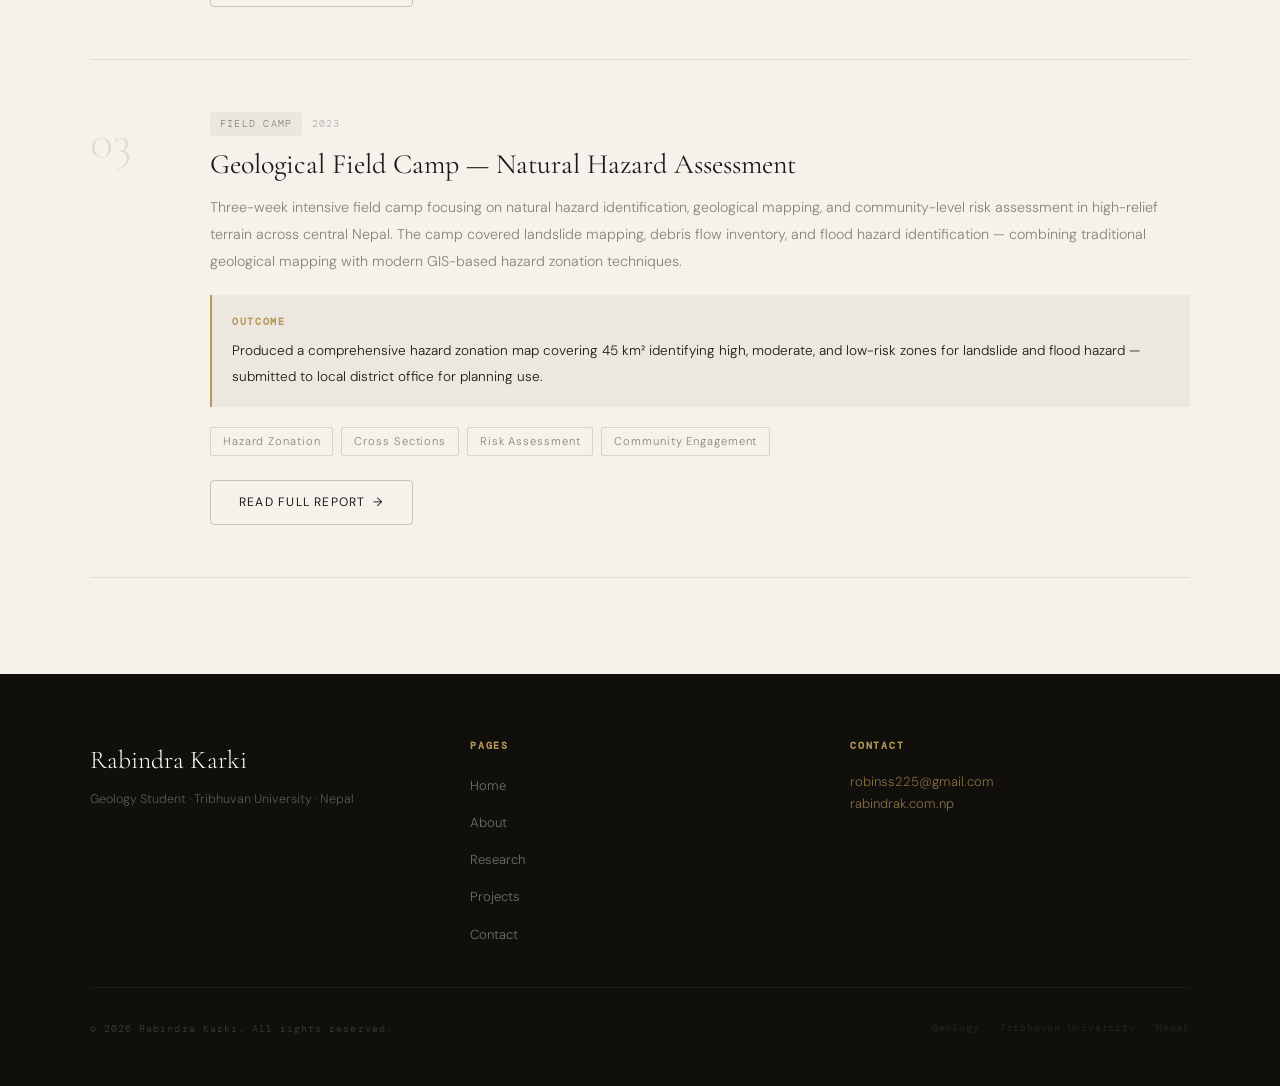
<file: Website/projects.html>
<!DOCTYPE html>
<html lang="en">
<head>
  <meta charset="UTF-8" />
  <meta name="viewport" content="width=device-width, initial-scale=1.0" />
  <title>Projects — Rabindra Karki</title>
  <link rel="stylesheet" href="style.css" />
  <link rel="preconnect" href="https://fonts.googleapis.com" />
  <link rel="preconnect" href="https://fonts.gstatic.com" crossorigin />
  <link href="https://fonts.googleapis.com/css2?family=Cormorant+Garamond:ital,wght@0,300;0,400;0,600;1,300;1,400&family=DM+Sans:wght@300;400;500&family=DM+Mono:wght@400&display=swap" rel="stylesheet" />
</head>
<body>

  <!-- NAV -->
  <nav id="navbar" class="always-dark">
    <a href="index.html" class="nav-logo">RK</a>
    <ul class="nav-links">
      <li><a href="index.html">Home</a></li>
      <li><a href="about.html">About</a></li>
      <li><a href="research.html">Research</a></li>
      <li><a href="projects.html" class="active">Projects</a></li>
      <li><a href="contact.html">Contact</a></li>
    </ul>
    <button class="menu-toggle" id="menuToggle"><span></span><span></span><span></span></button>
  </nav>
  <div class="mobile-menu" id="mobileMenu">
    <ul>
      <li><a href="index.html" class="mobile-link">Home</a></li>
      <li><a href="about.html" class="mobile-link">About</a></li>
      <li><a href="research.html" class="mobile-link">Research</a></li>
      <li><a href="projects.html" class="mobile-link active">Projects</a></li>
      <li><a href="contact.html" class="mobile-link">Contact</a></li>
    </ul>
  </div>

  <!-- PAGE HERO -->
  <div class="page-hero">
    <div class="page-hero-bg"></div>
    <div class="page-hero-inner">
      <div class="breadcrumb">
        <a href="index.html">Home</a>
        <span class="sep">/</span>
        <span class="current">Projects</span>
      </div>
      <span class="page-hero-tag">Field Work &amp; Investigations</span>
      <h1>Field <em>Projects</em></h1>
      <p class="page-hero-sub">A record of geological investigations, field campaigns, and research projects — from active studies to completed work.</p>
    </div>
  </div>

  <!-- PROJECTS LIST -->
  <section style="background:var(--cream);">
    <div class="section-inner">

      <!-- Filter bar -->
      <div class="filter-bar reveal">
        <span class="filter-label">Filter:</span>
        <button class="filter-btn active" data-filter="all">All Projects</button>
        <button class="filter-btn" data-filter="active">Active</button>
        <button class="filter-btn" data-filter="completed">Completed</button>
        <button class="filter-btn" data-filter="fieldcamp">Field Camp</button>
      </div>

      <div class="projects-list">

        <!-- Project 1 -->
        <div class="project-item reveal" data-category="active">
          <div class="project-num">01</div>
          <div class="project-body">
            <div class="project-meta">
              <span class="project-status">Active</span>
              <span class="project-period">2025–2026</span>
            </div>
            <h3>Landslide Investigation — Prithvi Highway Corridor</h3>
            <p>Integrated geological and geophysical investigation of landslide-prone zones along the Prithvi Highway. The study area covers a 12 km stretch of highway where multiple active and relict landslide features threaten road infrastructure and adjacent settlements. Field mapping documents lithological units, structural controls, and slope morphology, while ERT profiling characterises subsurface failure zone architecture.</p>
            <div class="key-findings">
              <h5>Key Finding</h5>
              <p>ERT profiles reveal a low-resistivity zone (8–25 Ω·m) at 12–18 m depth, consistent with saturated colluvium overlying weathered phyllite — indicating a translational failure mechanism controlled by lithological contrast.</p>
            </div>
            <div class="project-tags">
              <span>ERT Survey</span>
              <span>Slope Stability</span>
              <span>Field Mapping</span>
              <span>Hazard Zonation</span>
              <span>Prithvi Highway</span>
            </div>
            <a href="project-landslide.html" class="btn-outline">Read Full Report <span class="arrow">→</span></a>
          </div>
        </div>

        <!-- Project 2 -->
        <div class="project-item reveal" data-category="completed">
          <div class="project-num">02</div>
          <div class="project-body">
            <div class="project-meta">
              <span class="project-status completed">Completed</span>
              <span class="project-period">2024</span>
            </div>
            <h3>Structural Mapping &amp; Lithological Characterisation</h3>
            <p>Systematic structural mapping and rock characterisation across selected Himalayan transects in central Nepal. The investigation covered three geological provinces — Lesser Himalaya, Higher Himalaya Crystallines, and the MCT shear zone — documenting the progressive deformation from thrust-dominated brittle structures in the south to ductile fabrics in the north.</p>
            <div class="key-findings">
              <h5>Key Finding</h5>
              <p>Pronounced southward vergence in fold axes and footwall-up shear sense indicators confirm active northward underthrusting of the Indian plate beneath the Himalayan orogen along the surveyed transect.</p>
            </div>
            <div class="project-tags">
              <span>Structural Geology</span>
              <span>Petrography</span>
              <span>GIS Mapping</span>
              <span>MCT Zone</span>
              <span>Himalayan Orogen</span>
            </div>
            <a href="project-mapping.html" class="btn-outline">Read Full Report <span class="arrow">→</span></a>
          </div>
        </div>

        <!-- Project 3 -->
        <div class="project-item reveal" data-category="fieldcamp">
          <div class="project-num">03</div>
          <div class="project-body">
            <div class="project-meta">
              <span class="project-status completed">Field Camp</span>
              <span class="project-period">2023</span>
            </div>
            <h3>Geological Field Camp — Natural Hazard Assessment</h3>
            <p>Three-week intensive field camp focusing on natural hazard identification, geological mapping, and community-level risk assessment in high-relief terrain across central Nepal. The camp covered landslide mapping, debris flow inventory, and flood hazard identification — combining traditional geological mapping with modern GIS-based hazard zonation techniques.</p>
            <div class="key-findings">
              <h5>Outcome</h5>
              <p>Produced a comprehensive hazard zonation map covering 45 km² identifying high, moderate, and low-risk zones for landslide and flood hazard — submitted to local district office for planning use.</p>
            </div>
            <div class="project-tags">
              <span>Hazard Zonation</span>
              <span>Cross Sections</span>
              <span>Risk Assessment</span>
              <span>Community Engagement</span>
            </div>
            <a href="project-fieldcamp.html" class="btn-outline">Read Full Report <span class="arrow">→</span></a>
          </div>
        </div>

      </div>
    </div>
  </section>

  <!-- FOOTER -->
  <footer>
    <div class="footer-inner">
      <div class="footer-brand">
        <span class="footer-logo">Rabindra Karki</span>
        <p class="footer-tagline">Geology Student · Tribhuvan University · Nepal</p>
      </div>
      <div class="footer-nav">
        <h5>Pages</h5>
        <ul>
          <li><a href="index.html">Home</a></li>
          <li><a href="about.html">About</a></li>
          <li><a href="research.html">Research</a></li>
          <li><a href="projects.html">Projects</a></li>
          <li><a href="contact.html">Contact</a></li>
        </ul>
      </div>
      <div class="footer-contact">
        <h5>Contact</h5>
        <p><a href="mailto:robinss225@gmail.com">robinss225@gmail.com</a><br><a href="https://rabindrak.com.np">rabindrak.com.np</a></p>
      </div>
    </div>
    <div class="footer-bottom">
      <span class="footer-copy">© 2026 Rabindra Karki. All rights reserved.</span>
      <span class="footer-credit">Geology · Tribhuvan University · Nepal</span>
    </div>
  </footer>

  <script src="script.js"></script>
</body>
</html>
</file>
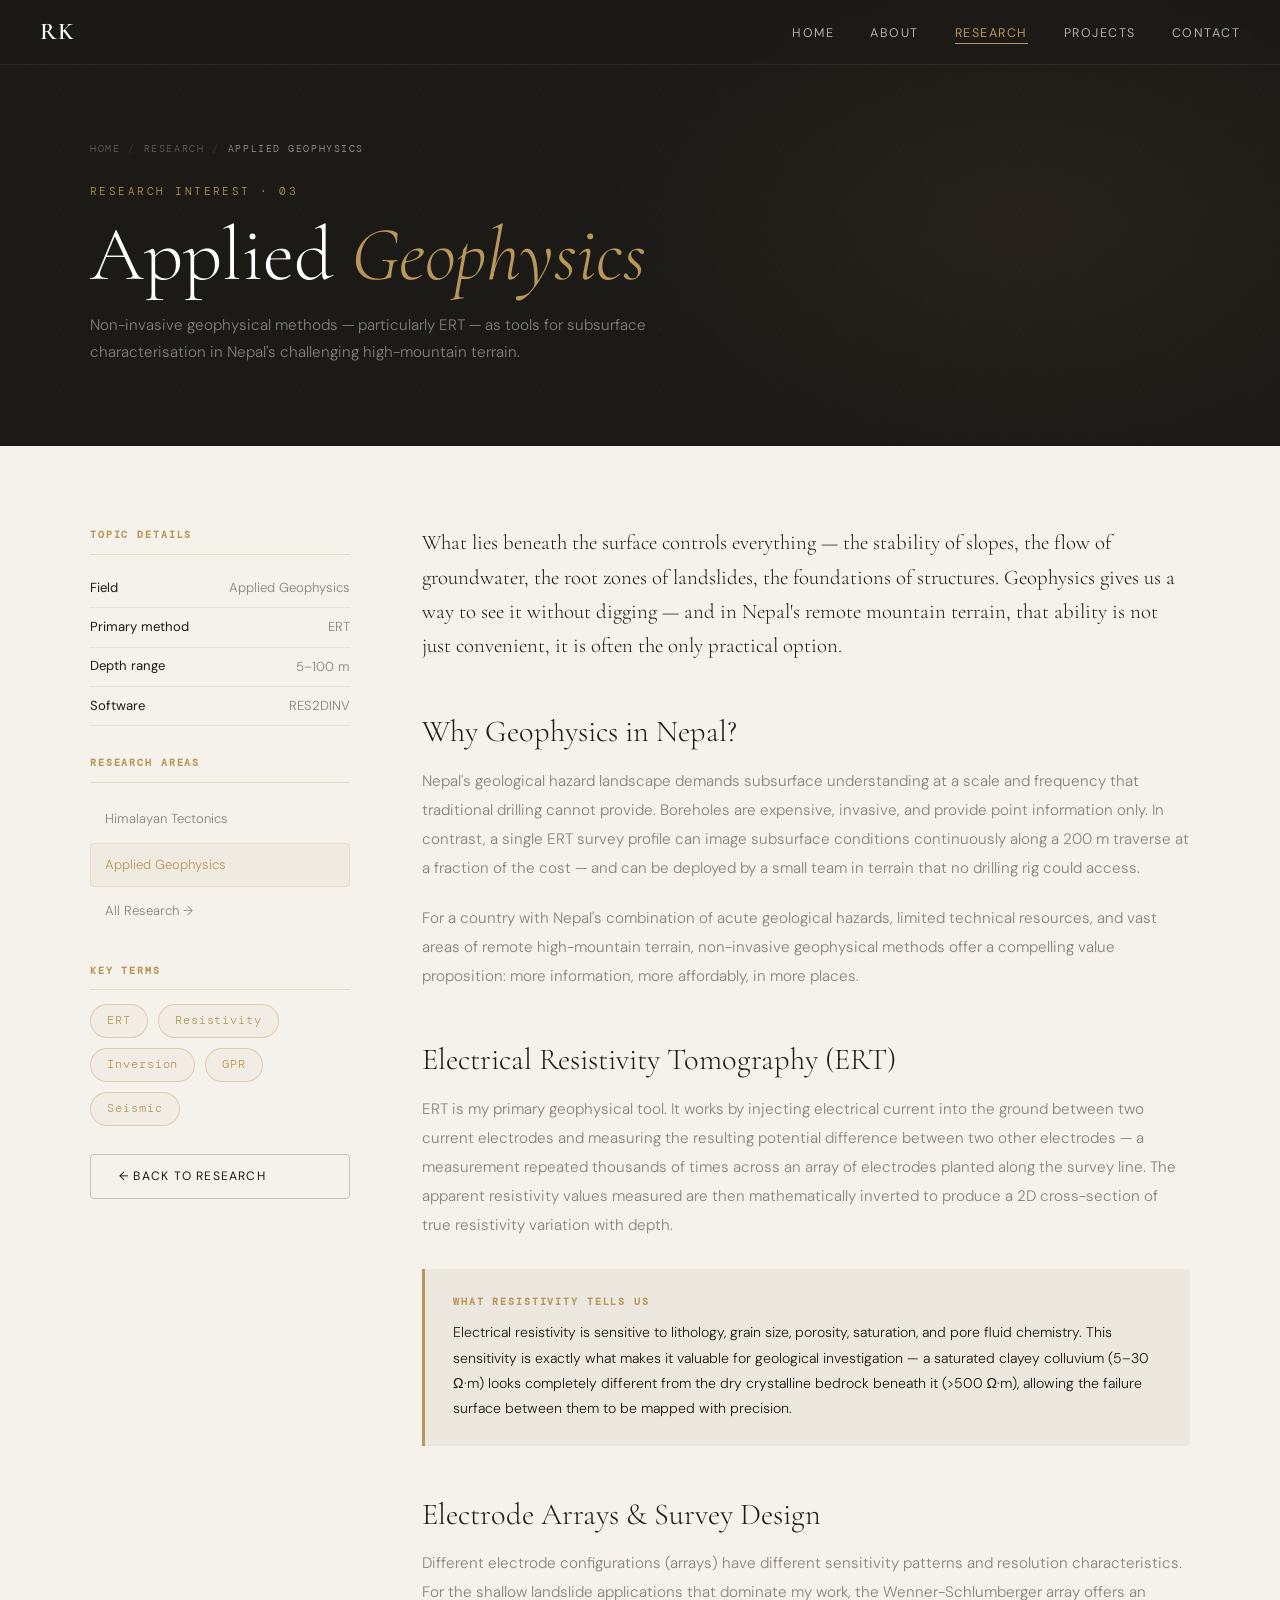
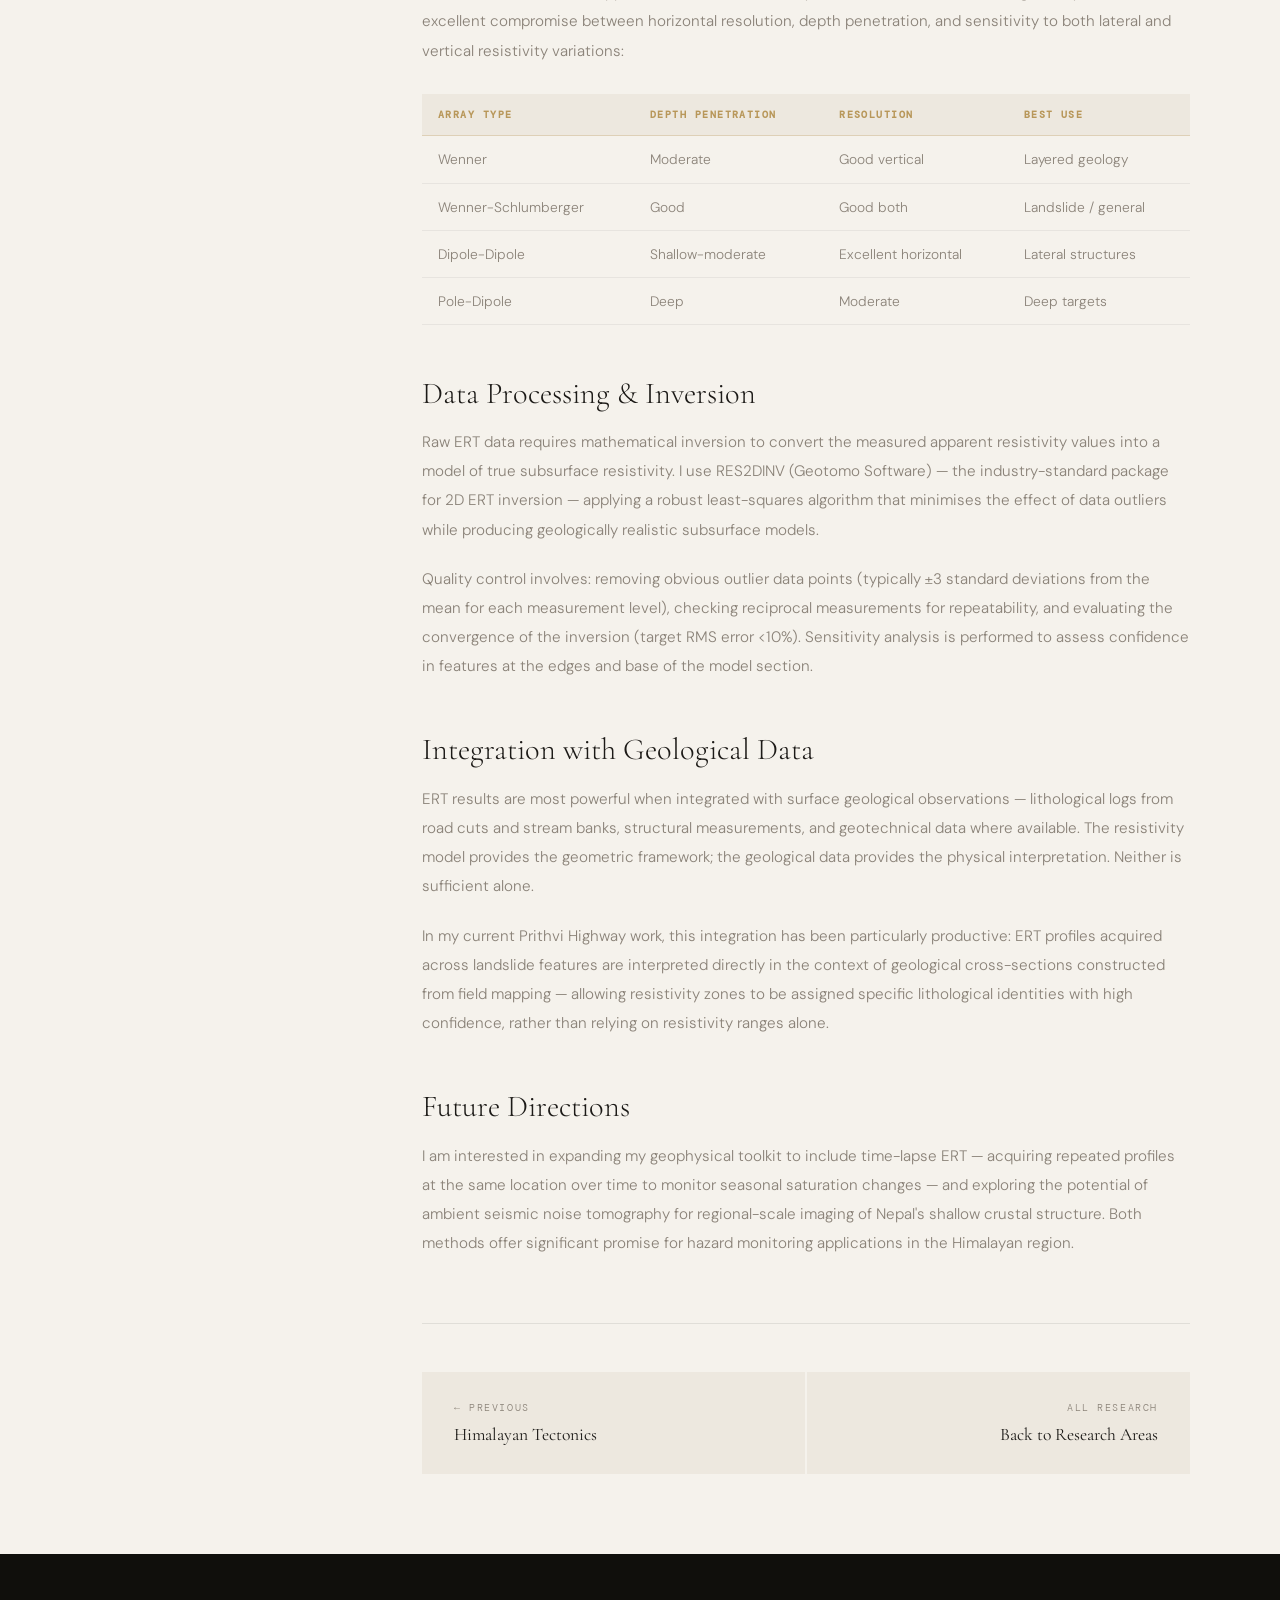
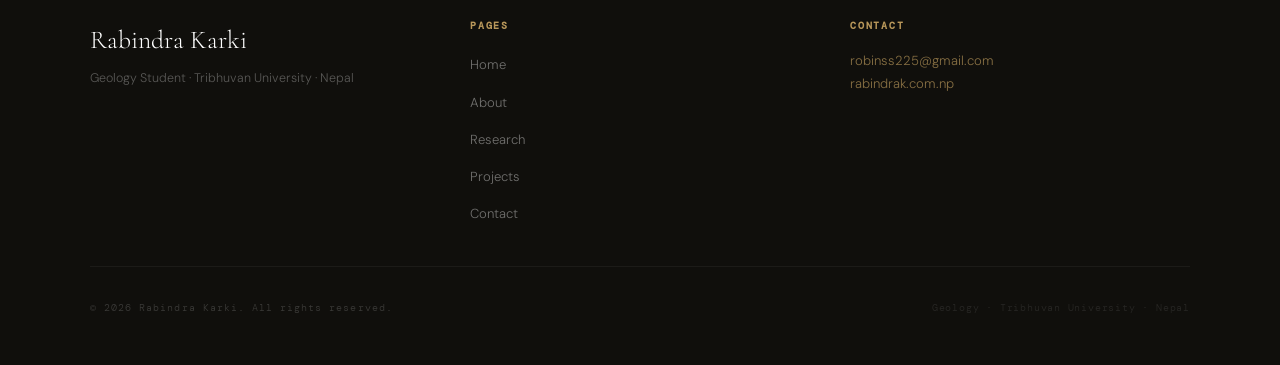
<file: Website/research-geophysics.html>
<!DOCTYPE html>
<html lang="en">
<head>
  <meta charset="UTF-8" />
  <meta name="viewport" content="width=device-width, initial-scale=1.0" />
  <title>Applied Geophysics — Rabindra Karki</title>
  <link rel="stylesheet" href="style.css" />
  <link rel="preconnect" href="https://fonts.googleapis.com" />
  <link rel="preconnect" href="https://fonts.gstatic.com" crossorigin />
  <link href="https://fonts.googleapis.com/css2?family=Cormorant+Garamond:ital,wght@0,300;0,400;0,600;1,300;1,400&family=DM+Sans:wght@300;400;500&family=DM+Mono:wght@400&display=swap" rel="stylesheet" />
</head>
<body>

  <nav id="navbar" class="always-dark">
    <a href="index.html" class="nav-logo">RK</a>
    <ul class="nav-links">
      <li><a href="index.html">Home</a></li>
      <li><a href="about.html">About</a></li>
      <li><a href="research.html" class="active">Research</a></li>
      <li><a href="projects.html">Projects</a></li>
      <li><a href="contact.html">Contact</a></li>
    </ul>
    <button class="menu-toggle" id="menuToggle"><span></span><span></span><span></span></button>
  </nav>
  <div class="mobile-menu" id="mobileMenu">
    <ul>
      <li><a href="index.html" class="mobile-link">Home</a></li>
      <li><a href="about.html" class="mobile-link">About</a></li>
      <li><a href="research.html" class="mobile-link active">Research</a></li>
      <li><a href="projects.html" class="mobile-link">Projects</a></li>
      <li><a href="contact.html" class="mobile-link">Contact</a></li>
    </ul>
  </div>

  <div class="page-hero">
    <div class="page-hero-bg"></div>
    <div class="page-hero-inner">
      <div class="breadcrumb">
        <a href="index.html">Home</a><span class="sep">/</span>
        <a href="research.html">Research</a><span class="sep">/</span>
        <span class="current">Applied Geophysics</span>
      </div>
      <span class="page-hero-tag">Research Interest · 03</span>
      <h1>Applied <em>Geophysics</em></h1>
      <p class="page-hero-sub">Non-invasive geophysical methods — particularly ERT — as tools for subsurface characterisation in Nepal's challenging high-mountain terrain.</p>
    </div>
  </div>

  <div class="article-page">
    <div class="article-inner">

      <aside class="article-sidebar reveal">
        <div class="sidebar-block">
          <h5>Topic Details</h5>
          <ul>
            <li><span>Field</span><span>Applied Geophysics</span></li>
            <li><span>Primary method</span><span>ERT</span></li>
            <li><span>Depth range</span><span>5–100 m</span></li>
            <li><span>Software</span><span>RES2DINV</span></li>
          </ul>
        </div>
        <div class="sidebar-block">
          <h5>Research Areas</h5>
          <nav class="sidebar-nav">
            <a href="research-tectonics.html">Himalayan Tectonics</a>
            <a href="research-geophysics.html" class="current">Applied Geophysics</a>
            <a href="research.html">All Research →</a>
          </nav>
        </div>
        <div class="sidebar-block">
          <h5>Key Terms</h5>
          <div class="chip-row">
            <span class="chip">ERT</span>
            <span class="chip">Resistivity</span>
            <span class="chip">Inversion</span>
            <span class="chip">GPR</span>
            <span class="chip">Seismic</span>
          </div>
        </div>
        <a href="research.html" class="btn-outline">← Back to Research</a>
      </aside>

      <div class="article-content reveal">

        <p class="lead">What lies beneath the surface controls everything — the stability of slopes, the flow of groundwater, the root zones of landslides, the foundations of structures. Geophysics gives us a way to see it without digging — and in Nepal's remote mountain terrain, that ability is not just convenient, it is often the only practical option.</p>

        <h2>Why Geophysics in Nepal?</h2>
        <p>Nepal's geological hazard landscape demands subsurface understanding at a scale and frequency that traditional drilling cannot provide. Boreholes are expensive, invasive, and provide point information only. In contrast, a single ERT survey profile can image subsurface conditions continuously along a 200 m traverse at a fraction of the cost — and can be deployed by a small team in terrain that no drilling rig could access.</p>
        <p>For a country with Nepal's combination of acute geological hazards, limited technical resources, and vast areas of remote high-mountain terrain, non-invasive geophysical methods offer a compelling value proposition: more information, more affordably, in more places.</p>

        <h2>Electrical Resistivity Tomography (ERT)</h2>
        <p>ERT is my primary geophysical tool. It works by injecting electrical current into the ground between two current electrodes and measuring the resulting potential difference between two other electrodes — a measurement repeated thousands of times across an array of electrodes planted along the survey line. The apparent resistivity values measured are then mathematically inverted to produce a 2D cross-section of true resistivity variation with depth.</p>

        <div class="article-callout">
          <h5>What Resistivity Tells Us</h5>
          <p>Electrical resistivity is sensitive to lithology, grain size, porosity, saturation, and pore fluid chemistry. This sensitivity is exactly what makes it valuable for geological investigation — a saturated clayey colluvium (5–30 Ω·m) looks completely different from the dry crystalline bedrock beneath it (>500 Ω·m), allowing the failure surface between them to be mapped with precision.</p>
        </div>

        <h2>Electrode Arrays &amp; Survey Design</h2>
        <p>Different electrode configurations (arrays) have different sensitivity patterns and resolution characteristics. For the shallow landslide applications that dominate my work, the Wenner-Schlumberger array offers an excellent compromise between horizontal resolution, depth penetration, and sensitivity to both lateral and vertical resistivity variations:</p>

        <table class="article-table">
          <thead>
            <tr>
              <th>Array Type</th>
              <th>Depth Penetration</th>
              <th>Resolution</th>
              <th>Best Use</th>
            </tr>
          </thead>
          <tbody>
            <tr><td>Wenner</td><td>Moderate</td><td>Good vertical</td><td>Layered geology</td></tr>
            <tr><td>Wenner-Schlumberger</td><td>Good</td><td>Good both</td><td>Landslide / general</td></tr>
            <tr><td>Dipole-Dipole</td><td>Shallow-moderate</td><td>Excellent horizontal</td><td>Lateral structures</td></tr>
            <tr><td>Pole-Dipole</td><td>Deep</td><td>Moderate</td><td>Deep targets</td></tr>
          </tbody>
        </table>

        <h2>Data Processing &amp; Inversion</h2>
        <p>Raw ERT data requires mathematical inversion to convert the measured apparent resistivity values into a model of true subsurface resistivity. I use RES2DINV (Geotomo Software) — the industry-standard package for 2D ERT inversion — applying a robust least-squares algorithm that minimises the effect of data outliers while producing geologically realistic subsurface models.</p>
        <p>Quality control involves: removing obvious outlier data points (typically ±3 standard deviations from the mean for each measurement level), checking reciprocal measurements for repeatability, and evaluating the convergence of the inversion (target RMS error <10%). Sensitivity analysis is performed to assess confidence in features at the edges and base of the model section.</p>

        <h2>Integration with Geological Data</h2>
        <p>ERT results are most powerful when integrated with surface geological observations — lithological logs from road cuts and stream banks, structural measurements, and geotechnical data where available. The resistivity model provides the geometric framework; the geological data provides the physical interpretation. Neither is sufficient alone.</p>
        <p>In my current Prithvi Highway work, this integration has been particularly productive: ERT profiles acquired across landslide features are interpreted directly in the context of geological cross-sections constructed from field mapping — allowing resistivity zones to be assigned specific lithological identities with high confidence, rather than relying on resistivity ranges alone.</p>

        <h2>Future Directions</h2>
        <p>I am interested in expanding my geophysical toolkit to include time-lapse ERT — acquiring repeated profiles at the same location over time to monitor seasonal saturation changes — and exploring the potential of ambient seismic noise tomography for regional-scale imaging of Nepal's shallow crustal structure. Both methods offer significant promise for hazard monitoring applications in the Himalayan region.</p>

        <div class="article-nav">
          <a href="research-tectonics.html" class="article-nav-item">
            <span class="nav-direction">← Previous</span>
            <span class="nav-title">Himalayan Tectonics</span>
          </a>
          <div class="article-nav-item next">
            <span class="nav-direction">All Research</span>
            <a href="research.html" class="nav-title">Back to Research Areas</a>
          </div>
        </div>

      </div>
    </div>
  </div>

  <footer>
    <div class="footer-inner">
      <div class="footer-brand">
        <span class="footer-logo">Rabindra Karki</span>
        <p class="footer-tagline">Geology Student · Tribhuvan University · Nepal</p>
      </div>
      <div class="footer-nav">
        <h5>Pages</h5>
        <ul>
          <li><a href="index.html">Home</a></li>
          <li><a href="about.html">About</a></li>
          <li><a href="research.html">Research</a></li>
          <li><a href="projects.html">Projects</a></li>
          <li><a href="contact.html">Contact</a></li>
        </ul>
      </div>
      <div class="footer-contact">
        <h5>Contact</h5>
        <p><a href="mailto:robinss225@gmail.com">robinss225@gmail.com</a><br><a href="https://rabindrak.com.np">rabindrak.com.np</a></p>
      </div>
    </div>
    <div class="footer-bottom">
      <span class="footer-copy">© 2026 Rabindra Karki. All rights reserved.</span>
      <span class="footer-credit">Geology · Tribhuvan University · Nepal</span>
    </div>
  </footer>
  <script src="script.js"></script>
</body>
</html>
</file>
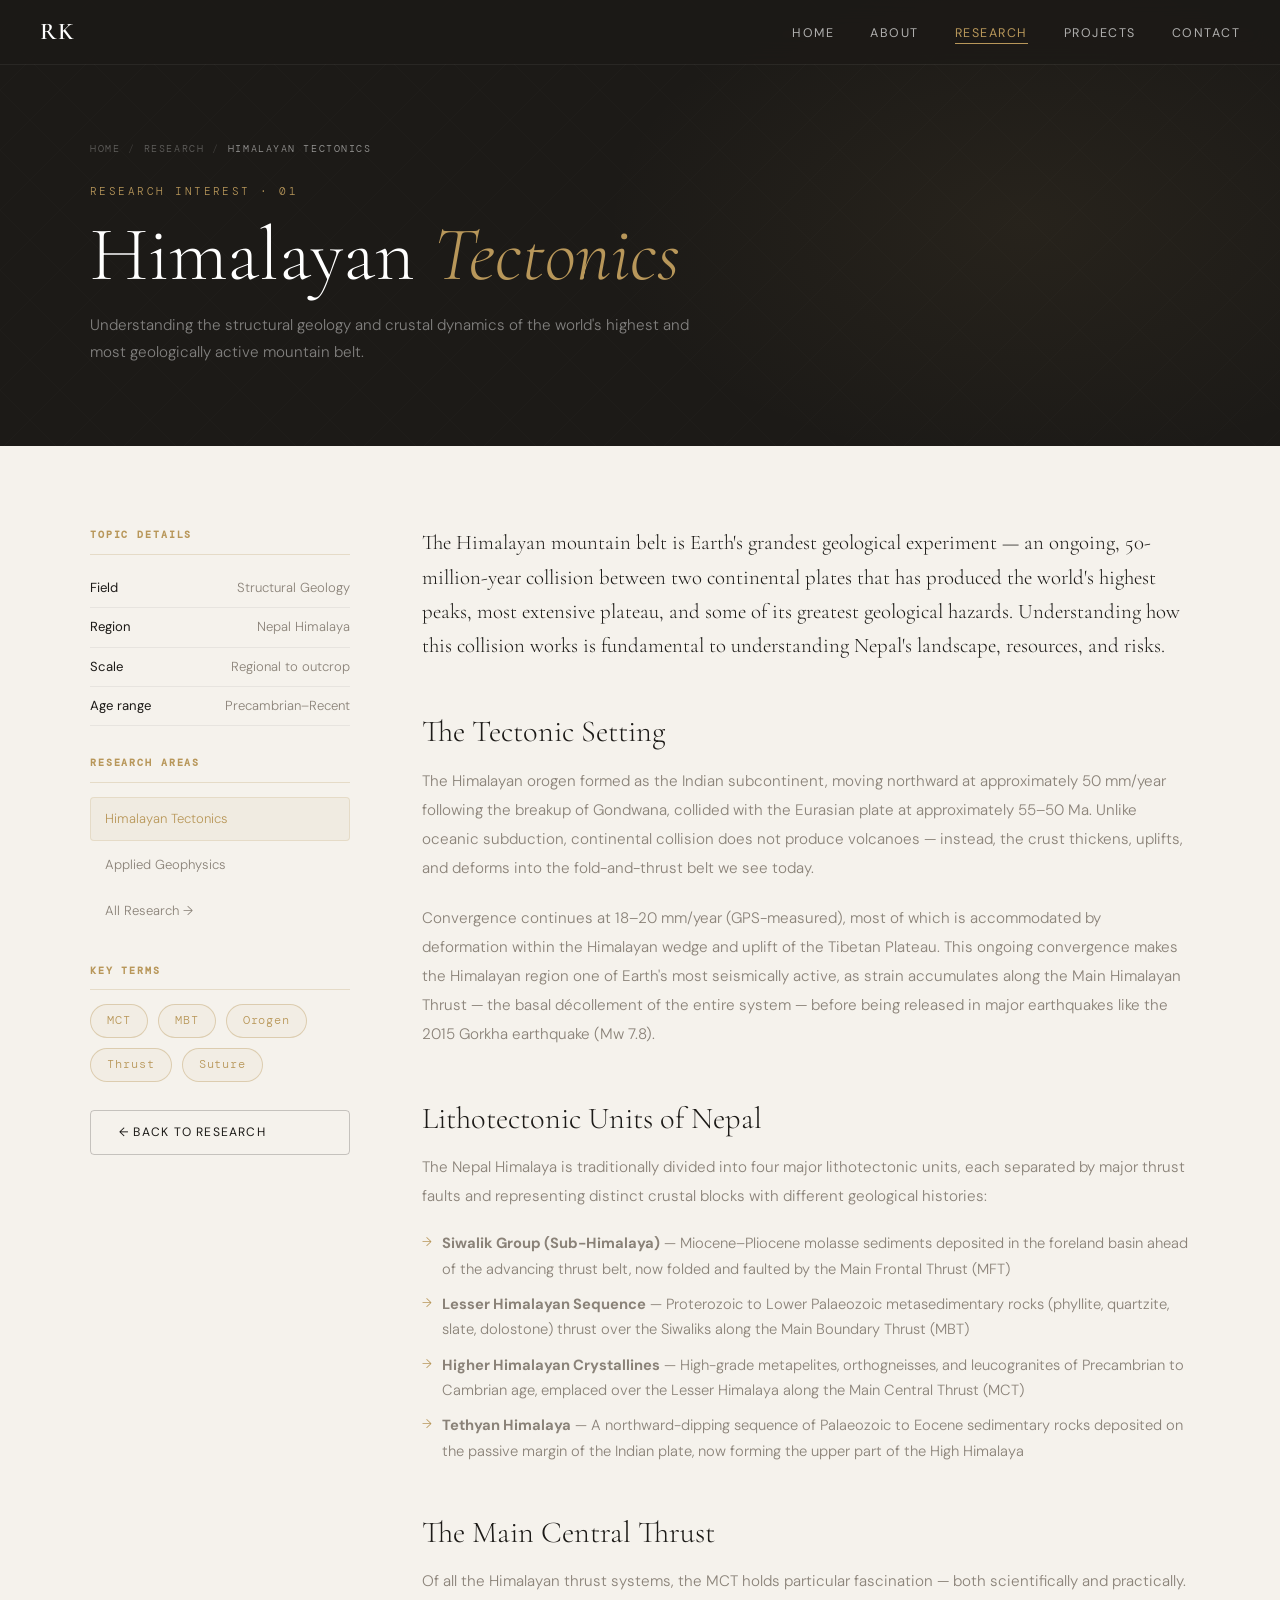
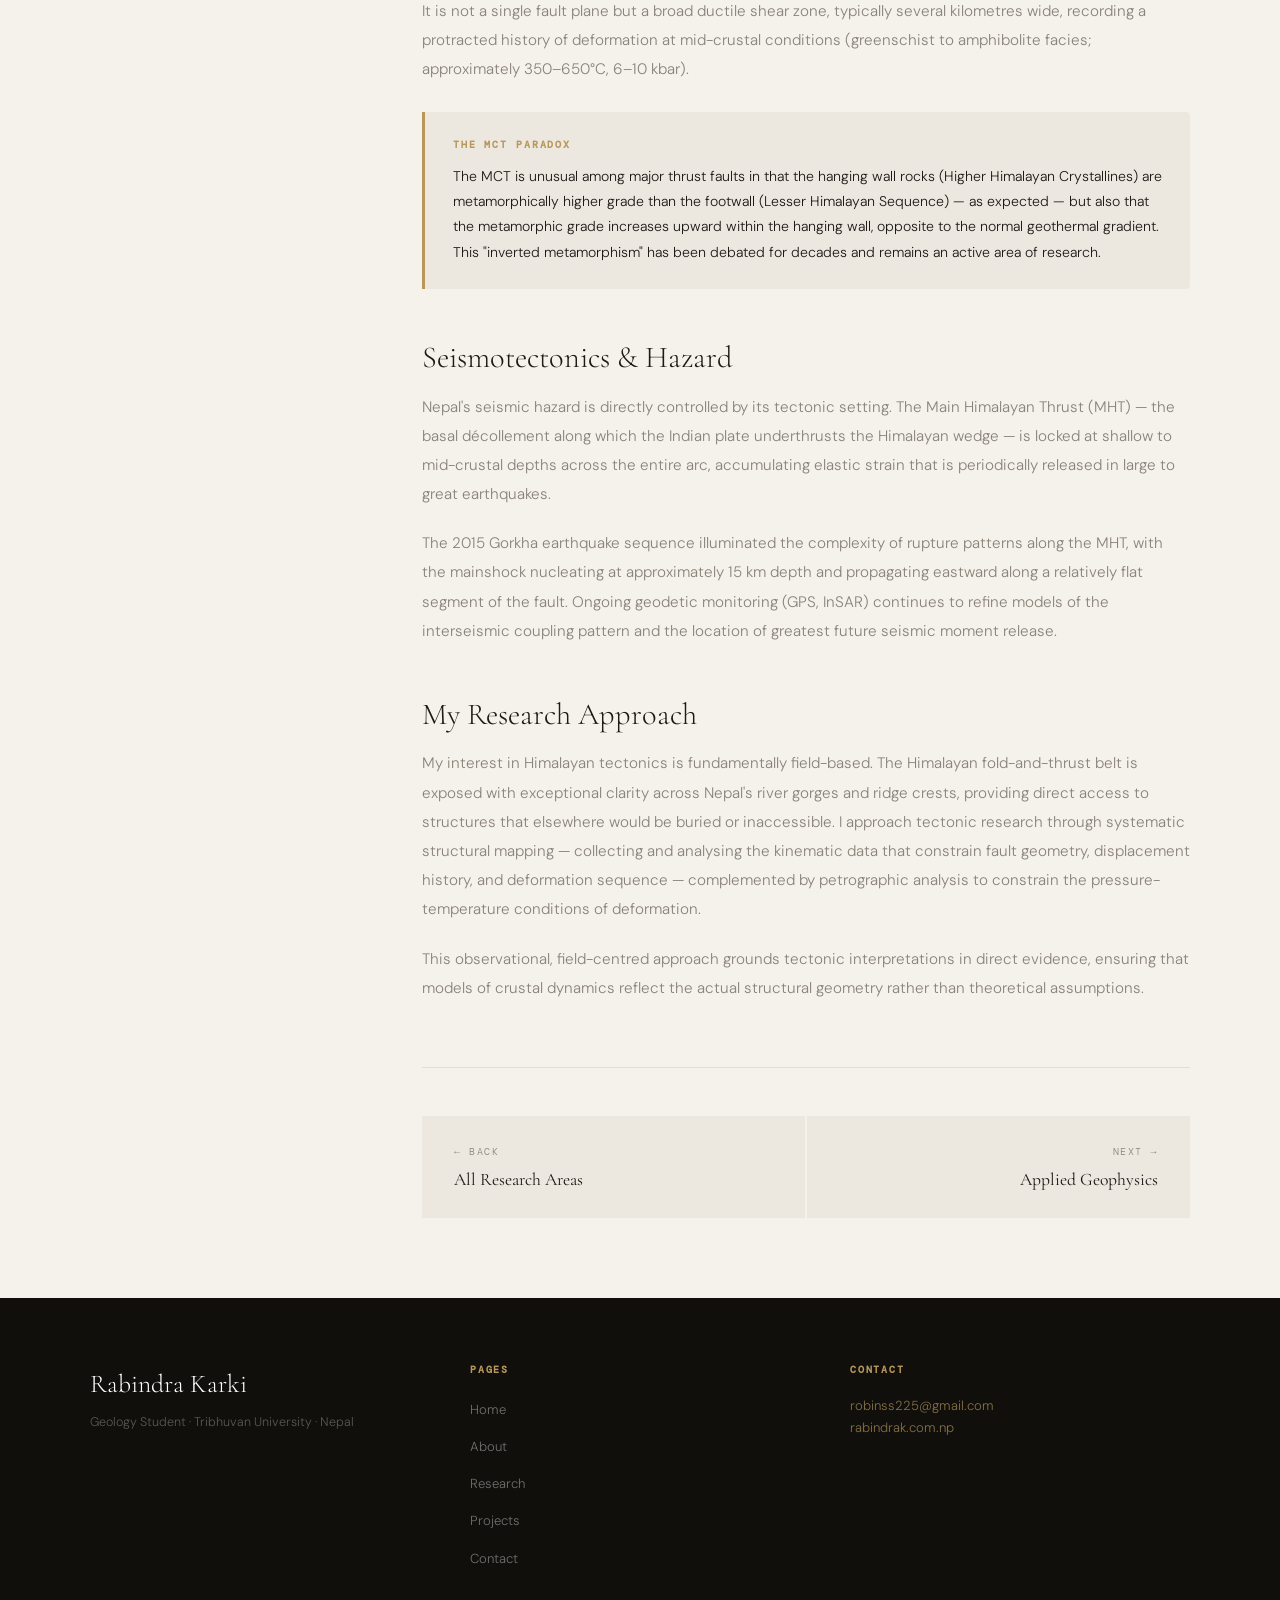
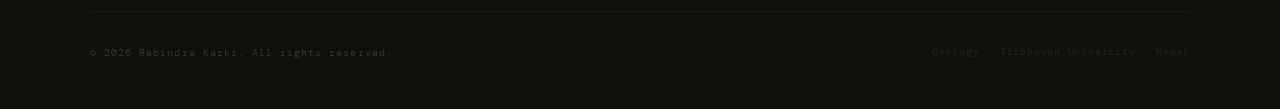
<file: Website/research-tectonics.html>
<!DOCTYPE html>
<html lang="en">
<head>
  <meta charset="UTF-8" />
  <meta name="viewport" content="width=device-width, initial-scale=1.0" />
  <title>Himalayan Tectonics — Rabindra Karki</title>
  <link rel="stylesheet" href="style.css" />
  <link rel="preconnect" href="https://fonts.googleapis.com" />
  <link rel="preconnect" href="https://fonts.gstatic.com" crossorigin />
  <link href="https://fonts.googleapis.com/css2?family=Cormorant+Garamond:ital,wght@0,300;0,400;0,600;1,300;1,400&family=DM+Sans:wght@300;400;500&family=DM+Mono:wght@400&display=swap" rel="stylesheet" />
</head>
<body>

  <nav id="navbar" class="always-dark">
    <a href="index.html" class="nav-logo">RK</a>
    <ul class="nav-links">
      <li><a href="index.html">Home</a></li>
      <li><a href="about.html">About</a></li>
      <li><a href="research.html" class="active">Research</a></li>
      <li><a href="projects.html">Projects</a></li>
      <li><a href="contact.html">Contact</a></li>
    </ul>
    <button class="menu-toggle" id="menuToggle"><span></span><span></span><span></span></button>
  </nav>
  <div class="mobile-menu" id="mobileMenu">
    <ul>
      <li><a href="index.html" class="mobile-link">Home</a></li>
      <li><a href="about.html" class="mobile-link">About</a></li>
      <li><a href="research.html" class="mobile-link active">Research</a></li>
      <li><a href="projects.html" class="mobile-link">Projects</a></li>
      <li><a href="contact.html" class="mobile-link">Contact</a></li>
    </ul>
  </div>

  <div class="page-hero">
    <div class="page-hero-bg"></div>
    <div class="page-hero-inner">
      <div class="breadcrumb">
        <a href="index.html">Home</a><span class="sep">/</span>
        <a href="research.html">Research</a><span class="sep">/</span>
        <span class="current">Himalayan Tectonics</span>
      </div>
      <span class="page-hero-tag">Research Interest · 01</span>
      <h1>Himalayan <em>Tectonics</em></h1>
      <p class="page-hero-sub">Understanding the structural geology and crustal dynamics of the world's highest and most geologically active mountain belt.</p>
    </div>
  </div>

  <div class="article-page">
    <div class="article-inner">

      <aside class="article-sidebar reveal">
        <div class="sidebar-block">
          <h5>Topic Details</h5>
          <ul>
            <li><span>Field</span><span>Structural Geology</span></li>
            <li><span>Region</span><span>Nepal Himalaya</span></li>
            <li><span>Scale</span><span>Regional to outcrop</span></li>
            <li><span>Age range</span><span>Precambrian–Recent</span></li>
          </ul>
        </div>
        <div class="sidebar-block">
          <h5>Research Areas</h5>
          <nav class="sidebar-nav">
            <a href="research-tectonics.html" class="current">Himalayan Tectonics</a>
            <a href="research-geophysics.html">Applied Geophysics</a>
            <a href="research.html">All Research →</a>
          </nav>
        </div>
        <div class="sidebar-block">
          <h5>Key Terms</h5>
          <div class="chip-row">
            <span class="chip">MCT</span>
            <span class="chip">MBT</span>
            <span class="chip">Orogen</span>
            <span class="chip">Thrust</span>
            <span class="chip">Suture</span>
          </div>
        </div>
        <a href="research.html" class="btn-outline">← Back to Research</a>
      </aside>

      <div class="article-content reveal">

        <p class="lead">The Himalayan mountain belt is Earth's grandest geological experiment — an ongoing, 50-million-year collision between two continental plates that has produced the world's highest peaks, most extensive plateau, and some of its greatest geological hazards. Understanding how this collision works is fundamental to understanding Nepal's landscape, resources, and risks.</p>

        <h2>The Tectonic Setting</h2>
        <p>The Himalayan orogen formed as the Indian subcontinent, moving northward at approximately 50 mm/year following the breakup of Gondwana, collided with the Eurasian plate at approximately 55–50 Ma. Unlike oceanic subduction, continental collision does not produce volcanoes — instead, the crust thickens, uplifts, and deforms into the fold-and-thrust belt we see today.</p>
        <p>Convergence continues at 18–20 mm/year (GPS-measured), most of which is accommodated by deformation within the Himalayan wedge and uplift of the Tibetan Plateau. This ongoing convergence makes the Himalayan region one of Earth's most seismically active, as strain accumulates along the Main Himalayan Thrust — the basal décollement of the entire system — before being released in major earthquakes like the 2015 Gorkha earthquake (Mw 7.8).</p>

        <h2>Lithotectonic Units of Nepal</h2>
        <p>The Nepal Himalaya is traditionally divided into four major lithotectonic units, each separated by major thrust faults and representing distinct crustal blocks with different geological histories:</p>

        <ul class="article-list">
          <li><strong>Siwalik Group (Sub-Himalaya)</strong> — Miocene–Pliocene molasse sediments deposited in the foreland basin ahead of the advancing thrust belt, now folded and faulted by the Main Frontal Thrust (MFT)</li>
          <li><strong>Lesser Himalayan Sequence</strong> — Proterozoic to Lower Palaeozoic metasedimentary rocks (phyllite, quartzite, slate, dolostone) thrust over the Siwaliks along the Main Boundary Thrust (MBT)</li>
          <li><strong>Higher Himalayan Crystallines</strong> — High-grade metapelites, orthogneisses, and leucogranites of Precambrian to Cambrian age, emplaced over the Lesser Himalaya along the Main Central Thrust (MCT)</li>
          <li><strong>Tethyan Himalaya</strong> — A northward-dipping sequence of Palaeozoic to Eocene sedimentary rocks deposited on the passive margin of the Indian plate, now forming the upper part of the High Himalaya</li>
        </ul>

        <h2>The Main Central Thrust</h2>
        <p>Of all the Himalayan thrust systems, the MCT holds particular fascination — both scientifically and practically. It is not a single fault plane but a broad ductile shear zone, typically several kilometres wide, recording a protracted history of deformation at mid-crustal conditions (greenschist to amphibolite facies; approximately 350–650°C, 6–10 kbar).</p>

        <div class="article-callout">
          <h5>The MCT Paradox</h5>
          <p>The MCT is unusual among major thrust faults in that the hanging wall rocks (Higher Himalayan Crystallines) are metamorphically higher grade than the footwall (Lesser Himalayan Sequence) — as expected — but also that the metamorphic grade increases upward within the hanging wall, opposite to the normal geothermal gradient. This "inverted metamorphism" has been debated for decades and remains an active area of research.</p>
        </div>

        <h2>Seismotectonics &amp; Hazard</h2>
        <p>Nepal's seismic hazard is directly controlled by its tectonic setting. The Main Himalayan Thrust (MHT) — the basal décollement along which the Indian plate underthrusts the Himalayan wedge — is locked at shallow to mid-crustal depths across the entire arc, accumulating elastic strain that is periodically released in large to great earthquakes.</p>
        <p>The 2015 Gorkha earthquake sequence illuminated the complexity of rupture patterns along the MHT, with the mainshock nucleating at approximately 15 km depth and propagating eastward along a relatively flat segment of the fault. Ongoing geodetic monitoring (GPS, InSAR) continues to refine models of the interseismic coupling pattern and the location of greatest future seismic moment release.</p>

        <h2>My Research Approach</h2>
        <p>My interest in Himalayan tectonics is fundamentally field-based. The Himalayan fold-and-thrust belt is exposed with exceptional clarity across Nepal's river gorges and ridge crests, providing direct access to structures that elsewhere would be buried or inaccessible. I approach tectonic research through systematic structural mapping — collecting and analysing the kinematic data that constrain fault geometry, displacement history, and deformation sequence — complemented by petrographic analysis to constrain the pressure-temperature conditions of deformation.</p>
        <p>This observational, field-centred approach grounds tectonic interpretations in direct evidence, ensuring that models of crustal dynamics reflect the actual structural geometry rather than theoretical assumptions.</p>

        <div class="article-nav">
          <div class="article-nav-item">
            <span class="nav-direction">← Back</span>
            <a href="research.html" class="nav-title">All Research Areas</a>
          </div>
          <a href="research-geophysics.html" class="article-nav-item next">
            <span class="nav-direction">Next →</span>
            <span class="nav-title">Applied Geophysics</span>
          </a>
        </div>

      </div>
    </div>
  </div>

  <footer>
    <div class="footer-inner">
      <div class="footer-brand">
        <span class="footer-logo">Rabindra Karki</span>
        <p class="footer-tagline">Geology Student · Tribhuvan University · Nepal</p>
      </div>
      <div class="footer-nav">
        <h5>Pages</h5>
        <ul>
          <li><a href="index.html">Home</a></li>
          <li><a href="about.html">About</a></li>
          <li><a href="research.html">Research</a></li>
          <li><a href="projects.html">Projects</a></li>
          <li><a href="contact.html">Contact</a></li>
        </ul>
      </div>
      <div class="footer-contact">
        <h5>Contact</h5>
        <p><a href="mailto:robinss225@gmail.com">robinss225@gmail.com</a><br><a href="https://rabindrak.com.np">rabindrak.com.np</a></p>
      </div>
    </div>
    <div class="footer-bottom">
      <span class="footer-copy">© 2026 Rabindra Karki. All rights reserved.</span>
      <span class="footer-credit">Geology · Tribhuvan University · Nepal</span>
    </div>
  </footer>
  <script src="script.js"></script>
</body>
</html>
</file>
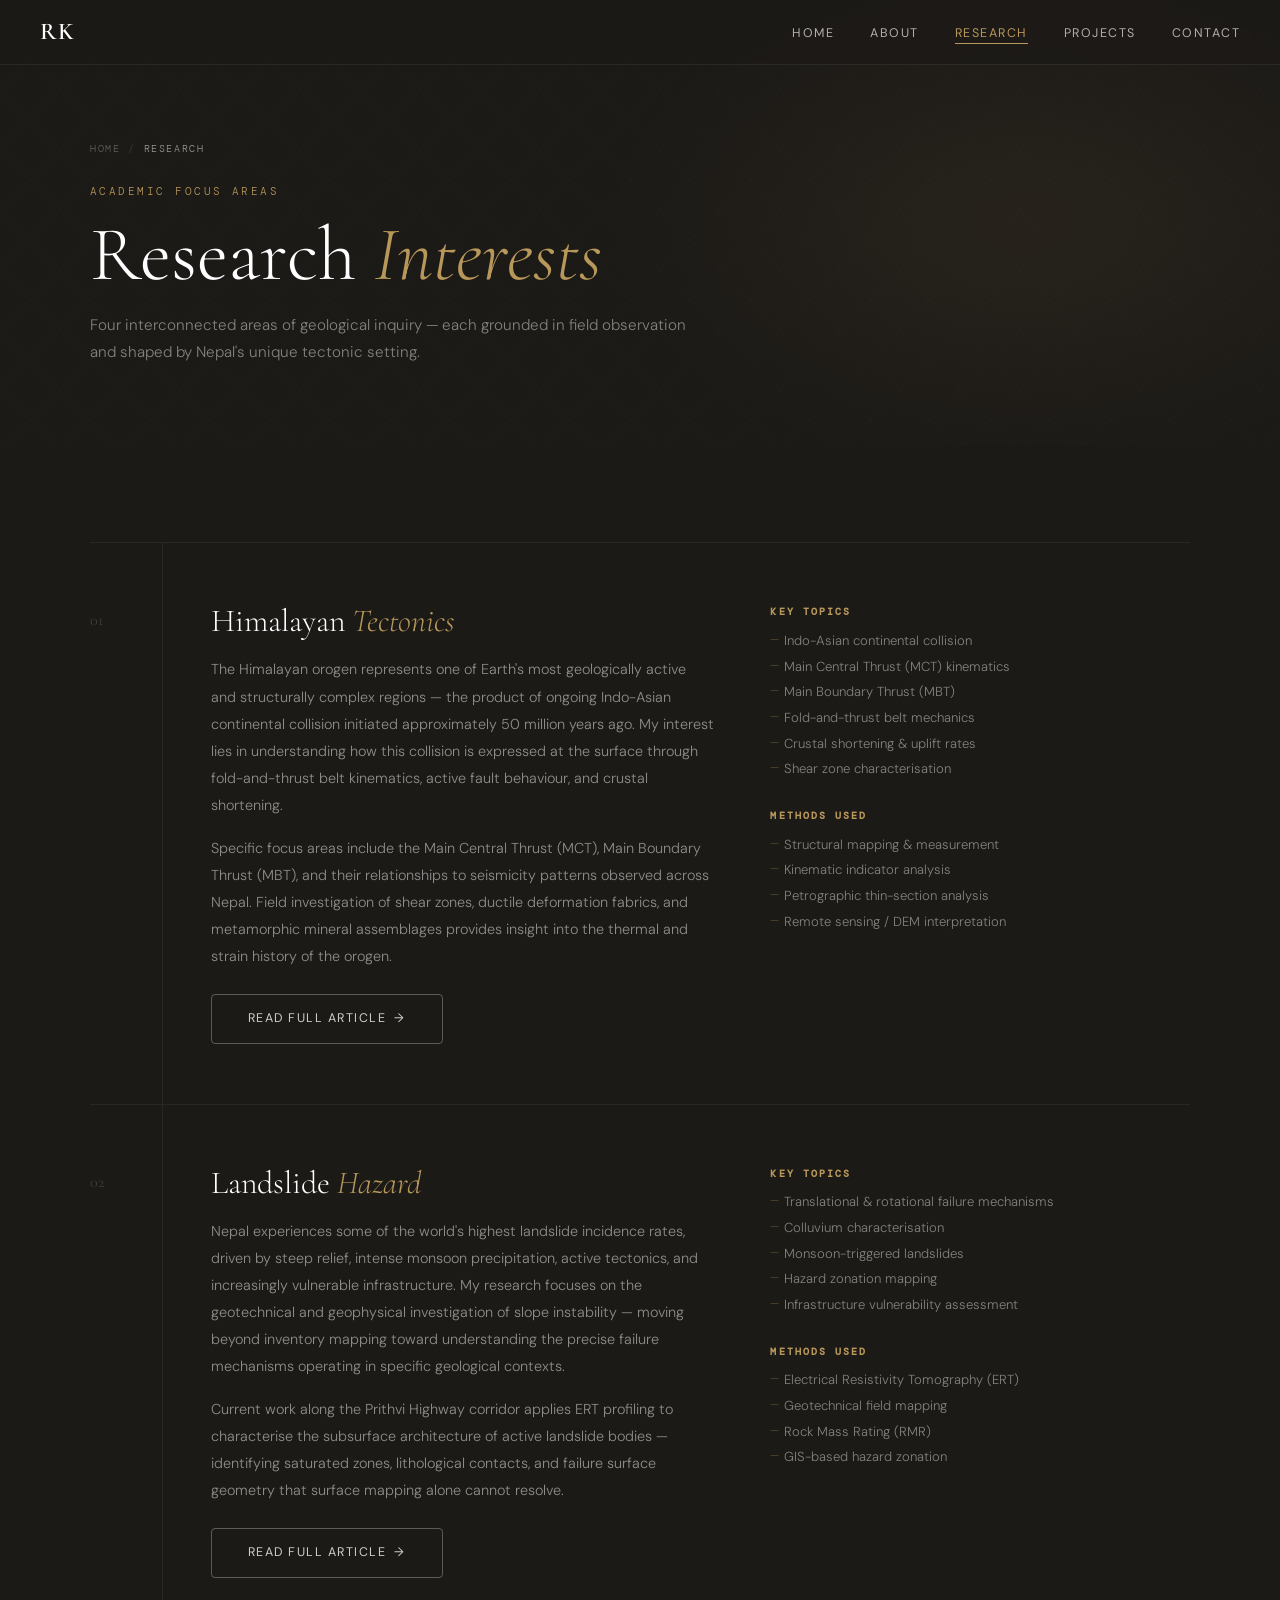
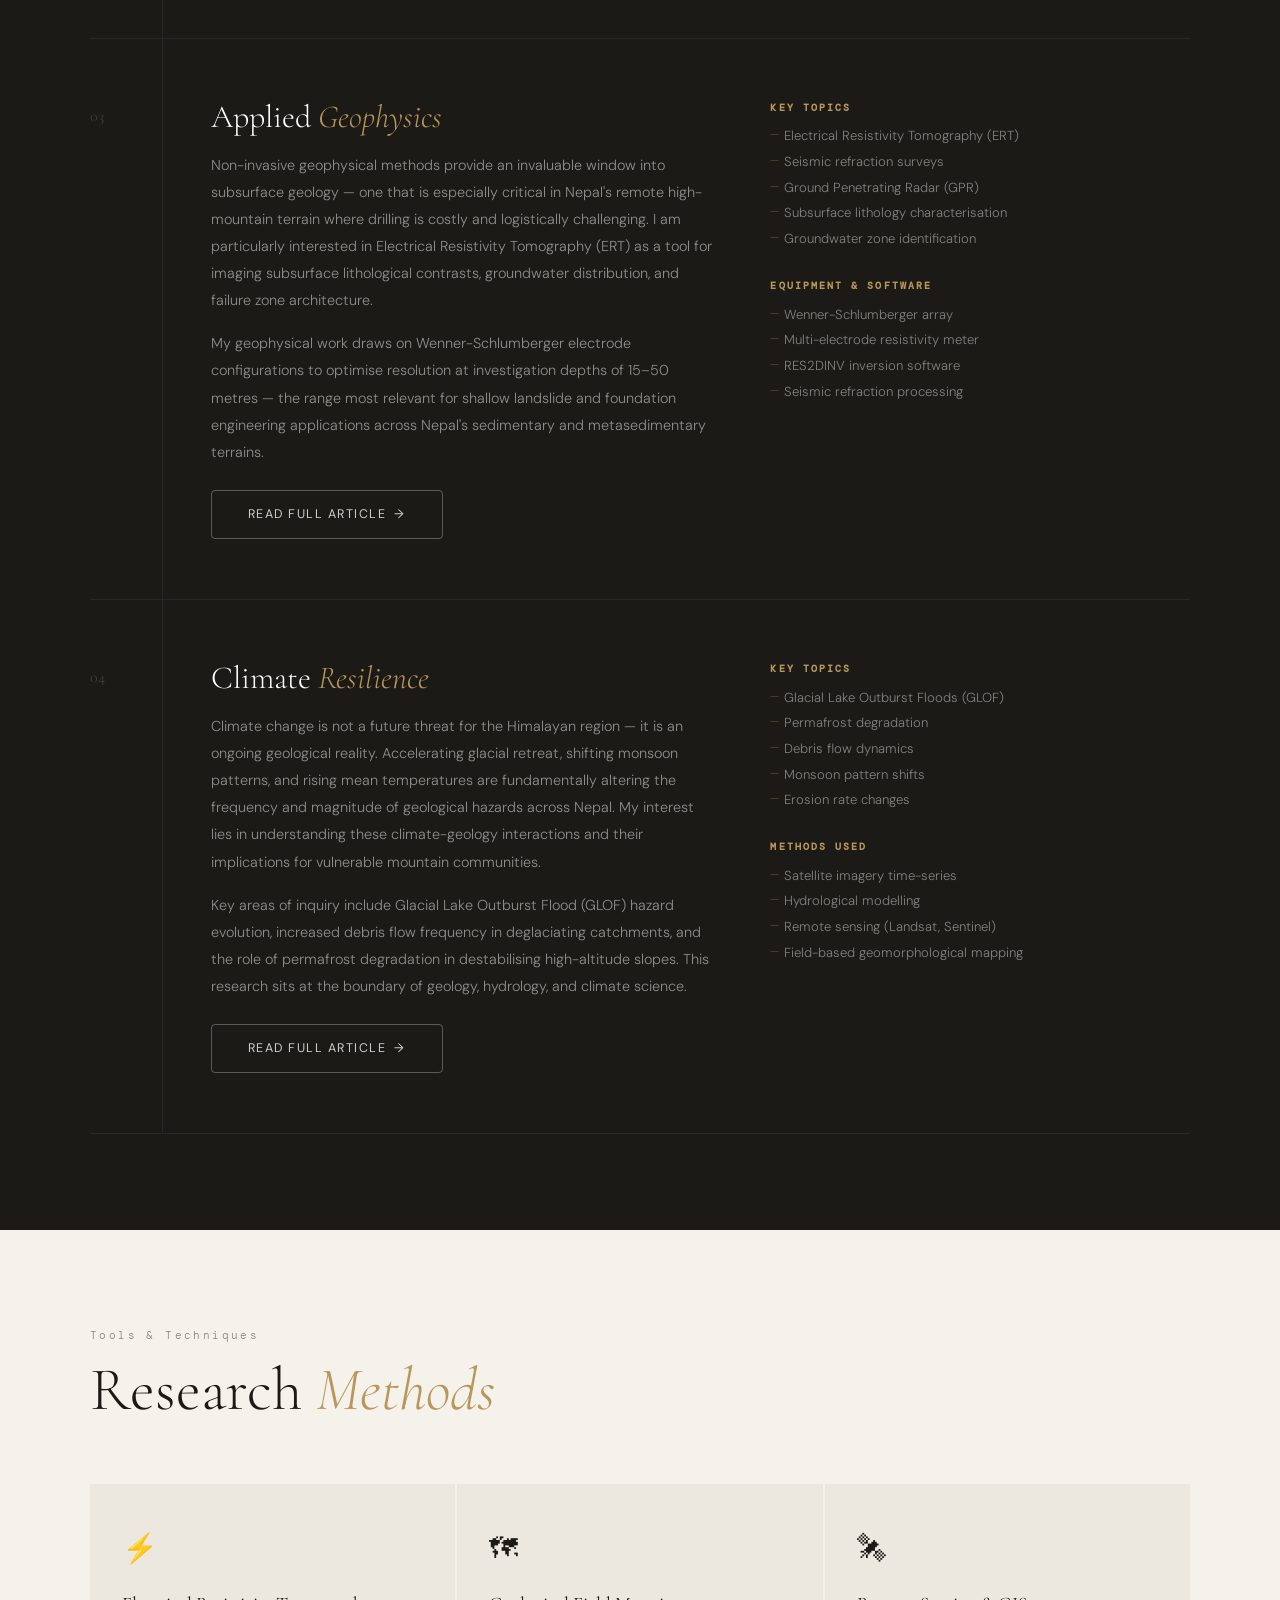
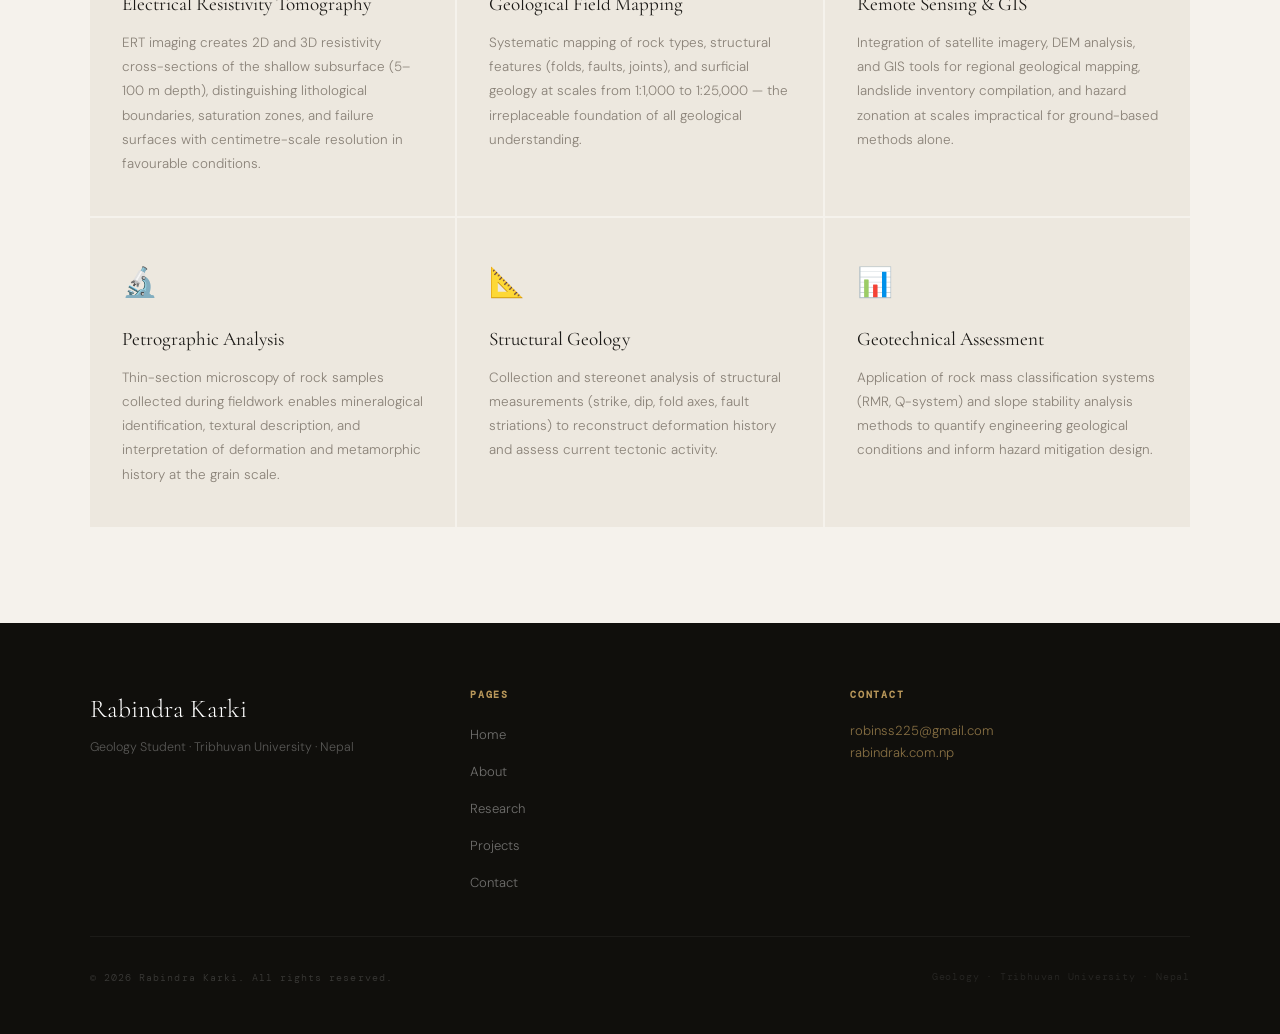
<file: Website/research.html>
<!DOCTYPE html>
<html lang="en">
<head>
  <meta charset="UTF-8" />
  <meta name="viewport" content="width=device-width, initial-scale=1.0" />
  <title>Research — Rabindra Karki</title>
  <link rel="stylesheet" href="style.css" />
  <link rel="preconnect" href="https://fonts.googleapis.com" />
  <link rel="preconnect" href="https://fonts.gstatic.com" crossorigin />
  <link href="https://fonts.googleapis.com/css2?family=Cormorant+Garamond:ital,wght@0,300;0,400;0,600;1,300;1,400&family=DM+Sans:wght@300;400;500&family=DM+Mono:wght@400&display=swap" rel="stylesheet" />
</head>
<body>

  <!-- NAV -->
  <nav id="navbar" class="always-dark">
    <a href="index.html" class="nav-logo">RK</a>
    <ul class="nav-links">
      <li><a href="index.html">Home</a></li>
      <li><a href="about.html">About</a></li>
      <li><a href="research.html" class="active">Research</a></li>
      <li><a href="projects.html">Projects</a></li>
      <li><a href="contact.html">Contact</a></li>
    </ul>
    <button class="menu-toggle" id="menuToggle"><span></span><span></span><span></span></button>
  </nav>
  <div class="mobile-menu" id="mobileMenu">
    <ul>
      <li><a href="index.html" class="mobile-link">Home</a></li>
      <li><a href="about.html" class="mobile-link">About</a></li>
      <li><a href="research.html" class="mobile-link active">Research</a></li>
      <li><a href="projects.html" class="mobile-link">Projects</a></li>
      <li><a href="contact.html" class="mobile-link">Contact</a></li>
    </ul>
  </div>

  <!-- PAGE HERO -->
  <div class="page-hero">
    <div class="page-hero-bg"></div>
    <div class="page-hero-inner">
      <div class="breadcrumb">
        <a href="index.html">Home</a>
        <span class="sep">/</span>
        <span class="current">Research</span>
      </div>
      <span class="page-hero-tag">Academic Focus Areas</span>
      <h1>Research <em>Interests</em></h1>
      <p class="page-hero-sub">Four interconnected areas of geological inquiry — each grounded in field observation and shaped by Nepal's unique tectonic setting.</p>
    </div>
  </div>

  <!-- RESEARCH AREAS -->
  <section class="dark-section">
    <div class="section-inner">
      <div class="research-areas">

        <div class="research-area reveal">
          <div class="research-area-num">01</div>
          <div class="research-area-body">
            <div class="research-area-main">
              <h3>Himalayan <em>Tectonics</em></h3>
              <p>The Himalayan orogen represents one of Earth's most geologically active and structurally complex regions — the product of ongoing Indo-Asian continental collision initiated approximately 50 million years ago. My interest lies in understanding how this collision is expressed at the surface through fold-and-thrust belt kinematics, active fault behaviour, and crustal shortening.</p>
              <p>Specific focus areas include the Main Central Thrust (MCT), Main Boundary Thrust (MBT), and their relationships to seismicity patterns observed across Nepal. Field investigation of shear zones, ductile deformation fabrics, and metamorphic mineral assemblages provides insight into the thermal and strain history of the orogen.</p>
              <a href="research-tectonics.html" class="btn-ghost" style="margin-top:8px; display:inline-flex; align-items:center; gap:8px;">Read Full Article <span>→</span></a>
            </div>
            <div class="research-area-side">
              <div class="research-side-block">
                <h5>Key Topics</h5>
                <ul>
                  <li>Indo-Asian continental collision</li>
                  <li>Main Central Thrust (MCT) kinematics</li>
                  <li>Main Boundary Thrust (MBT)</li>
                  <li>Fold-and-thrust belt mechanics</li>
                  <li>Crustal shortening &amp; uplift rates</li>
                  <li>Shear zone characterisation</li>
                </ul>
              </div>
              <div class="research-side-block">
                <h5>Methods Used</h5>
                <ul>
                  <li>Structural mapping &amp; measurement</li>
                  <li>Kinematic indicator analysis</li>
                  <li>Petrographic thin-section analysis</li>
                  <li>Remote sensing / DEM interpretation</li>
                </ul>
              </div>
            </div>
          </div>
        </div>

        <div class="research-area reveal">
          <div class="research-area-num">02</div>
          <div class="research-area-body">
            <div class="research-area-main">
              <h3>Landslide <em>Hazard</em></h3>
              <p>Nepal experiences some of the world's highest landslide incidence rates, driven by steep relief, intense monsoon precipitation, active tectonics, and increasingly vulnerable infrastructure. My research focuses on the geotechnical and geophysical investigation of slope instability — moving beyond inventory mapping toward understanding the precise failure mechanisms operating in specific geological contexts.</p>
              <p>Current work along the Prithvi Highway corridor applies ERT profiling to characterise the subsurface architecture of active landslide bodies — identifying saturated zones, lithological contacts, and failure surface geometry that surface mapping alone cannot resolve.</p>
              <a href="research-landslide.html" class="btn-ghost" style="margin-top:8px; display:inline-flex; align-items:center; gap:8px;">Read Full Article <span>→</span></a>
            </div>
            <div class="research-area-side">
              <div class="research-side-block">
                <h5>Key Topics</h5>
                <ul>
                  <li>Translational &amp; rotational failure mechanisms</li>
                  <li>Colluvium characterisation</li>
                  <li>Monsoon-triggered landslides</li>
                  <li>Hazard zonation mapping</li>
                  <li>Infrastructure vulnerability assessment</li>
                </ul>
              </div>
              <div class="research-side-block">
                <h5>Methods Used</h5>
                <ul>
                  <li>Electrical Resistivity Tomography (ERT)</li>
                  <li>Geotechnical field mapping</li>
                  <li>Rock Mass Rating (RMR)</li>
                  <li>GIS-based hazard zonation</li>
                </ul>
              </div>
            </div>
          </div>
        </div>

        <div class="research-area reveal">
          <div class="research-area-num">03</div>
          <div class="research-area-body">
            <div class="research-area-main">
              <h3>Applied <em>Geophysics</em></h3>
              <p>Non-invasive geophysical methods provide an invaluable window into subsurface geology — one that is especially critical in Nepal's remote high-mountain terrain where drilling is costly and logistically challenging. I am particularly interested in Electrical Resistivity Tomography (ERT) as a tool for imaging subsurface lithological contrasts, groundwater distribution, and failure zone architecture.</p>
              <p>My geophysical work draws on Wenner-Schlumberger electrode configurations to optimise resolution at investigation depths of 15–50 metres — the range most relevant for shallow landslide and foundation engineering applications across Nepal's sedimentary and metasedimentary terrains.</p>
              <a href="research-geophysics.html" class="btn-ghost" style="margin-top:8px; display:inline-flex; align-items:center; gap:8px;">Read Full Article <span>→</span></a>
            </div>
            <div class="research-area-side">
              <div class="research-side-block">
                <h5>Key Topics</h5>
                <ul>
                  <li>Electrical Resistivity Tomography (ERT)</li>
                  <li>Seismic refraction surveys</li>
                  <li>Ground Penetrating Radar (GPR)</li>
                  <li>Subsurface lithology characterisation</li>
                  <li>Groundwater zone identification</li>
                </ul>
              </div>
              <div class="research-side-block">
                <h5>Equipment &amp; Software</h5>
                <ul>
                  <li>Wenner-Schlumberger array</li>
                  <li>Multi-electrode resistivity meter</li>
                  <li>RES2DINV inversion software</li>
                  <li>Seismic refraction processing</li>
                </ul>
              </div>
            </div>
          </div>
        </div>

        <div class="research-area reveal">
          <div class="research-area-num">04</div>
          <div class="research-area-body">
            <div class="research-area-main">
              <h3>Climate <em>Resilience</em></h3>
              <p>Climate change is not a future threat for the Himalayan region — it is an ongoing geological reality. Accelerating glacial retreat, shifting monsoon patterns, and rising mean temperatures are fundamentally altering the frequency and magnitude of geological hazards across Nepal. My interest lies in understanding these climate-geology interactions and their implications for vulnerable mountain communities.</p>
              <p>Key areas of inquiry include Glacial Lake Outburst Flood (GLOF) hazard evolution, increased debris flow frequency in deglaciating catchments, and the role of permafrost degradation in destabilising high-altitude slopes. This research sits at the boundary of geology, hydrology, and climate science.</p>
              <a href="research-climate.html" class="btn-ghost" style="margin-top:8px; display:inline-flex; align-items:center; gap:8px;">Read Full Article <span>→</span></a>
            </div>
            <div class="research-area-side">
              <div class="research-side-block">
                <h5>Key Topics</h5>
                <ul>
                  <li>Glacial Lake Outburst Floods (GLOF)</li>
                  <li>Permafrost degradation</li>
                  <li>Debris flow dynamics</li>
                  <li>Monsoon pattern shifts</li>
                  <li>Erosion rate changes</li>
                </ul>
              </div>
              <div class="research-side-block">
                <h5>Methods Used</h5>
                <ul>
                  <li>Satellite imagery time-series</li>
                  <li>Hydrological modelling</li>
                  <li>Remote sensing (Landsat, Sentinel)</li>
                  <li>Field-based geomorphological mapping</li>
                </ul>
              </div>
            </div>
          </div>
        </div>

      </div>
    </div>
  </section>

  <!-- METHODS & TOOLS -->
  <section style="background:var(--cream);">
    <div class="section-inner">
      <div class="section-header reveal">
        <span class="section-num">Tools &amp; Techniques</span>
        <h2 class="section-heading">Research <em>Methods</em></h2>
      </div>
      <div class="methods-grid">
        <div class="method-card reveal">
          <span class="method-icon">⚡</span>
          <h4>Electrical Resistivity Tomography</h4>
          <p>ERT imaging creates 2D and 3D resistivity cross-sections of the shallow subsurface (5–100 m depth), distinguishing lithological boundaries, saturation zones, and failure surfaces with centimetre-scale resolution in favourable conditions.</p>
        </div>
        <div class="method-card reveal">
          <span class="method-icon">🗺</span>
          <h4>Geological Field Mapping</h4>
          <p>Systematic mapping of rock types, structural features (folds, faults, joints), and surficial geology at scales from 1:1,000 to 1:25,000 — the irreplaceable foundation of all geological understanding.</p>
        </div>
        <div class="method-card reveal">
          <span class="method-icon">🛰</span>
          <h4>Remote Sensing &amp; GIS</h4>
          <p>Integration of satellite imagery, DEM analysis, and GIS tools for regional geological mapping, landslide inventory compilation, and hazard zonation at scales impractical for ground-based methods alone.</p>
        </div>
        <div class="method-card reveal">
          <span class="method-icon">🔬</span>
          <h4>Petrographic Analysis</h4>
          <p>Thin-section microscopy of rock samples collected during fieldwork enables mineralogical identification, textural description, and interpretation of deformation and metamorphic history at the grain scale.</p>
        </div>
        <div class="method-card reveal">
          <span class="method-icon">📐</span>
          <h4>Structural Geology</h4>
          <p>Collection and stereonet analysis of structural measurements (strike, dip, fold axes, fault striations) to reconstruct deformation history and assess current tectonic activity.</p>
        </div>
        <div class="method-card reveal">
          <span class="method-icon">📊</span>
          <h4>Geotechnical Assessment</h4>
          <p>Application of rock mass classification systems (RMR, Q-system) and slope stability analysis methods to quantify engineering geological conditions and inform hazard mitigation design.</p>
        </div>
      </div>
    </div>
  </section>

  <!-- FOOTER -->
  <footer>
    <div class="footer-inner">
      <div class="footer-brand">
        <span class="footer-logo">Rabindra Karki</span>
        <p class="footer-tagline">Geology Student · Tribhuvan University · Nepal</p>
      </div>
      <div class="footer-nav">
        <h5>Pages</h5>
        <ul>
          <li><a href="index.html">Home</a></li>
          <li><a href="about.html">About</a></li>
          <li><a href="research.html">Research</a></li>
          <li><a href="projects.html">Projects</a></li>
          <li><a href="contact.html">Contact</a></li>
        </ul>
      </div>
      <div class="footer-contact">
        <h5>Contact</h5>
        <p><a href="mailto:robinss225@gmail.com">robinss225@gmail.com</a><br><a href="https://rabindrak.com.np">rabindrak.com.np</a></p>
      </div>
    </div>
    <div class="footer-bottom">
      <span class="footer-copy">© 2026 Rabindra Karki. All rights reserved.</span>
      <span class="footer-credit">Geology · Tribhuvan University · Nepal</span>
    </div>
  </footer>

  <script src="script.js"></script>
</body>
</html>
</file>
<file: Website/style.css>
/* ============================================================
   RABINDRA KARKI — Multi-Page Geology Portfolio
   style.css · Shared across ALL pages
   Aesthetic: Editorial · Earth Tones · Refined
   ============================================================ */

/* ── CSS Variables ── */
:root {
  --stone:      #1c1a17;
  --slate:      #2e2c28;
  --earth:      #3d3830;
  --warm-gray:  #8a8278;
  --cream:      #f5f2ec;
  --parchment:  #ede8df;
  --gold:       #b8975a;
  --gold-light: #d4af6e;
  --rust:       #a05c3b;
  --white:      #ffffff;

  --font-display: 'Cormorant Garamond', serif;
  --font-body:    'DM Sans', sans-serif;
  --font-mono:    'DM Mono', monospace;

  --max-w:     1100px;
  --radius:    4px;
  --transition: 0.35s cubic-bezier(0.25, 0.46, 0.45, 0.94);
}

/* ── Reset ── */
*, *::before, *::after { box-sizing: border-box; margin: 0; padding: 0; }
html { scroll-behavior: smooth; font-size: 16px; }
body {
  background: var(--cream);
  color: var(--stone);
  font-family: var(--font-body);
  font-weight: 300;
  line-height: 1.7;
  overflow-x: hidden;
}
a { text-decoration: none; color: inherit; }
ul { list-style: none; }
img { max-width: 100%; display: block; }

/* ── Scroll Reveal ── */
.reveal { opacity: 0; transform: translateY(28px); transition: opacity 0.7s ease, transform 0.7s ease; }
.reveal.visible { opacity: 1; transform: translateY(0); }

/* ============================================================
   NAVIGATION
   ============================================================ */
#navbar {
  position: fixed; top: 0; left: 0; right: 0;
  z-index: 200;
  display: flex; align-items: center; justify-content: space-between;
  padding: 0 40px; height: 64px;
  background: transparent;
  transition: background var(--transition), box-shadow var(--transition);
}
#navbar.always-dark,
#navbar.scrolled {
  background: rgba(28,26,23,0.97);
  backdrop-filter: blur(12px);
  box-shadow: 0 1px 0 rgba(255,255,255,0.06);
}
.nav-logo {
  font-family: var(--font-display);
  font-size: 1.5rem; font-weight: 600;
  color: var(--white); letter-spacing: 0.05em;
  transition: color var(--transition);
}
.nav-logo:hover { color: var(--gold); }
.nav-links { display: flex; gap: 36px; }
.nav-links a {
  font-family: var(--font-body);
  font-size: 0.78rem; font-weight: 400;
  letter-spacing: 0.12em; text-transform: uppercase;
  color: rgba(255,255,255,0.65);
  transition: color var(--transition);
  position: relative;
}
.nav-links a::after {
  content: ''; position: absolute;
  bottom: -3px; left: 0;
  width: 0; height: 1px;
  background: var(--gold);
  transition: width var(--transition);
}
.nav-links a:hover { color: var(--white); }
.nav-links a:hover::after { width: 100%; }
.nav-links a.active { color: var(--gold); }
.nav-links a.active::after { width: 100%; }

.menu-toggle {
  display: none; flex-direction: column; gap: 5px;
  background: none; border: none; cursor: pointer; padding: 4px;
}
.menu-toggle span {
  display: block; width: 24px; height: 1.5px;
  background: var(--white); transition: var(--transition);
}

/* Mobile Menu */
.mobile-menu {
  display: none; position: fixed;
  top: 64px; left: 0; right: 0;
  background: var(--stone); z-index: 199;
  padding: 16px 0;
  border-top: 1px solid rgba(255,255,255,0.08);
  box-shadow: 0 8px 32px rgba(0,0,0,0.3);
}
.mobile-menu.open { display: block; }
.mobile-menu ul { display: flex; flex-direction: column; }
.mobile-menu a {
  display: block; padding: 13px 40px;
  font-size: 0.82rem; letter-spacing: 0.1em; text-transform: uppercase;
  color: rgba(255,255,255,0.65);
  transition: color var(--transition), background var(--transition);
}
.mobile-menu a:hover, .mobile-menu a.active {
  color: var(--gold); background: rgba(255,255,255,0.03);
}

/* ============================================================
   HERO — index.html full screen
   ============================================================ */
#hero {
  position: relative; min-height: 100vh;
  display: flex; flex-direction: column; justify-content: center;
  background: var(--stone); overflow: hidden;
  padding: 120px 40px 100px;
}
.hero-bg { position: absolute; inset: 0; z-index: 0; }
.geo-pattern {
  position: absolute; inset: 0;
  background-image:
    radial-gradient(ellipse 80% 50% at 70% 60%, rgba(184,151,90,0.09) 0%, transparent 60%),
    radial-gradient(ellipse 60% 80% at 20% 30%, rgba(160,92,59,0.07) 0%, transparent 50%);
}
.geo-pattern::before {
  content: ''; position: absolute; inset: 0;
  background-image: url("data:image/svg+xml,%3Csvg width='60' height='60' viewBox='0 0 60 60' xmlns='http://www.w3.org/2000/svg'%3E%3Cg fill='none'%3E%3Cg stroke='rgba(255,255,255,0.025)' stroke-width='0.5'%3E%3Cpath d='M30 0L60 30L30 60L0 30Z'/%3E%3C/g%3E%3C/g%3E%3C/svg%3E");
}
.hero-content { position: relative; z-index: 1; max-width: var(--max-w); margin: 0 auto; width: 100%; }
.hero-tag {
  font-family: var(--font-mono); font-size: 0.75rem;
  letter-spacing: 0.2em; text-transform: uppercase;
  color: var(--gold); margin-bottom: 24px; display: block;
}
#hero h1 {
  font-family: var(--font-display);
  font-size: clamp(4rem, 10vw, 9rem);
  font-weight: 300; line-height: 0.92;
  color: var(--white); margin-bottom: 32px;
}
.name-line { display: block; }
.name-line.italic { font-style: italic; color: var(--gold); }
.hero-sub {
  font-size: 1rem; font-weight: 300;
  color: rgba(255,255,255,0.55);
  letter-spacing: 0.04em; line-height: 1.85; margin-bottom: 48px;
}
.hero-cta { display: flex; gap: 16px; flex-wrap: wrap; }
.btn-primary {
  display: inline-block; padding: 14px 36px;
  background: var(--gold); color: var(--stone);
  font-size: 0.78rem; font-weight: 500;
  letter-spacing: 0.12em; text-transform: uppercase;
  border-radius: var(--radius);
  transition: background var(--transition), transform var(--transition);
}
.btn-primary:hover { background: var(--gold-light); transform: translateY(-2px); }
.btn-ghost {
  display: inline-block; padding: 13px 36px;
  border: 1px solid rgba(255,255,255,0.28);
  color: rgba(255,255,255,0.78);
  font-size: 0.78rem; font-weight: 400;
  letter-spacing: 0.12em; text-transform: uppercase;
  border-radius: var(--radius);
  transition: border-color var(--transition), color var(--transition);
}
.btn-ghost:hover { border-color: var(--gold); color: var(--gold); }

.hero-scroll {
  position: absolute; bottom: 40px; left: 50%;
  transform: translateX(-50%);
  display: flex; flex-direction: column; align-items: center; gap: 8px; z-index: 1;
}
.hero-scroll span {
  font-family: var(--font-mono); font-size: 0.62rem;
  letter-spacing: 0.2em; text-transform: uppercase;
  color: rgba(255,255,255,0.28);
}
.scroll-line {
  width: 1px; height: 40px;
  background: linear-gradient(to bottom, rgba(255,255,255,0.28), transparent);
  animation: scrollPulse 2s ease-in-out infinite;
}
@keyframes scrollPulse {
  0%, 100% { opacity: 0.3; transform: scaleY(1); }
  50%       { opacity: 0.9; transform: scaleY(1.15); }
}
.hero-stat-bar {
  position: relative; z-index: 1;
  max-width: var(--max-w); margin: 56px auto 0;
  display: flex; align-items: center; gap: 40px;
  padding-top: 40px; border-top: 1px solid rgba(255,255,255,0.08);
}
.stat { display: flex; flex-direction: column; gap: 4px; }
.stat-num {
  font-family: var(--font-display); font-size: 2.5rem;
  font-weight: 300; color: var(--gold); line-height: 1;
}
.stat-label {
  font-size: 0.68rem; letter-spacing: 0.15em;
  text-transform: uppercase; color: rgba(255,255,255,0.38);
}
.stat-divider { width: 1px; height: 40px; background: rgba(255,255,255,0.1); }

/* ============================================================
   PAGE HERO — Compact dark header for inner pages
   ============================================================ */
.page-hero {
  position: relative; background: var(--stone);
  padding: 140px 40px 80px; overflow: hidden;
}
.page-hero-bg {
  position: absolute; inset: 0;
  background-image: radial-gradient(ellipse 60% 100% at 80% 50%, rgba(184,151,90,0.07) 0%, transparent 55%);
}
.page-hero-bg::before {
  content: ''; position: absolute; inset: 0;
  background-image: url("data:image/svg+xml,%3Csvg width='60' height='60' viewBox='0 0 60 60' xmlns='http://www.w3.org/2000/svg'%3E%3Cg fill='none'%3E%3Cg stroke='rgba(255,255,255,0.025)' stroke-width='0.5'%3E%3Cpath d='M30 0L60 30L30 60L0 30Z'/%3E%3C/g%3E%3C/g%3E%3C/svg%3E");
}
.page-hero-inner { position: relative; z-index: 1; max-width: var(--max-w); margin: 0 auto; }
.breadcrumb {
  display: flex; align-items: center; gap: 8px; margin-bottom: 24px;
}
.breadcrumb a, .breadcrumb span {
  font-family: var(--font-mono); font-size: 0.65rem;
  letter-spacing: 0.15em; text-transform: uppercase;
  color: rgba(255,255,255,0.3);
  transition: color var(--transition);
}
.breadcrumb a:hover { color: var(--gold); }
.breadcrumb .sep { color: rgba(255,255,255,0.15); }
.breadcrumb .current { color: rgba(255,255,255,0.55); }
.page-hero-tag {
  font-family: var(--font-mono); font-size: 0.7rem;
  letter-spacing: 0.22em; text-transform: uppercase;
  color: var(--gold); display: block; margin-bottom: 16px;
}
.page-hero h1 {
  font-family: var(--font-display);
  font-size: clamp(2.8rem, 6vw, 5.5rem);
  font-weight: 300; line-height: 1; color: var(--white);
}
.page-hero h1 em { font-style: italic; color: var(--gold); }
.page-hero-sub {
  font-size: 0.95rem; color: rgba(255,255,255,0.45);
  margin-top: 18px; max-width: 600px; line-height: 1.8;
}

/* ============================================================
   SHARED SECTION UTILITIES
   ============================================================ */
section { padding: 96px 40px; }
.section-inner { max-width: var(--max-w); margin: 0 auto; }
.section-header { margin-bottom: 60px; }
.section-num {
  font-family: var(--font-mono); font-size: 0.68rem;
  letter-spacing: 0.22em; color: var(--warm-gray);
  display: block; margin-bottom: 12px;
}
.section-num.light { color: rgba(255,255,255,0.28); }
.section-heading {
  font-family: var(--font-display);
  font-size: clamp(2.2rem, 5vw, 3.8rem);
  font-weight: 300; line-height: 1.1; color: var(--stone);
}
.section-heading em { font-style: italic; color: var(--gold); }
.section-heading.light { color: var(--white); }

.dark-section   { background: var(--stone); }
.tinted-section { background: var(--parchment); }

.split-layout { display: grid; grid-template-columns: 140px 1fr; gap: 60px; align-items: start; }
.split-label  { display: flex; flex-direction: column; gap: 8px; padding-top: 10px; }
.section-tag  {
  font-family: var(--font-mono); font-size: 0.68rem;
  letter-spacing: 0.2em; text-transform: uppercase; color: var(--warm-gray);
}
.body-large {
  font-family: var(--font-display); font-size: 1.5rem;
  font-weight: 300; line-height: 1.65; color: var(--stone); margin-bottom: 24px;
}
.body-large.light { color: rgba(255,255,255,0.85); }
.body-text { font-size: 0.94rem; color: var(--warm-gray); line-height: 1.88; margin-bottom: 28px; }

/* Chips */
.chip-row { display: flex; flex-wrap: wrap; gap: 10px; margin-top: 8px; }
.chip {
  padding: 6px 16px;
  border: 1px solid rgba(184,151,90,0.38);
  color: var(--gold); font-size: 0.73rem;
  letter-spacing: 0.08em; border-radius: 100px;
  font-family: var(--font-mono); background: rgba(184,151,90,0.05);
  white-space: nowrap;
}

/* Buttons */
.btn-outline {
  display: inline-flex; align-items: center; gap: 8px;
  padding: 11px 28px;
  border: 1px solid rgba(28,26,23,0.22);
  color: var(--stone); font-size: 0.76rem; font-weight: 400;
  letter-spacing: 0.1em; text-transform: uppercase;
  border-radius: var(--radius);
  transition: border-color var(--transition), color var(--transition), background var(--transition);
}
.btn-outline:hover { border-color: var(--gold); color: var(--gold); background: rgba(184,151,90,0.04); }
.btn-outline .arrow { transition: transform var(--transition); }
.btn-outline:hover .arrow { transform: translateX(4px); }

.btn-dark {
  display: inline-block; padding: 14px 40px;
  background: var(--stone); color: var(--white);
  font-size: 0.78rem; font-weight: 500;
  letter-spacing: 0.12em; text-transform: uppercase;
  border-radius: var(--radius);
  transition: background var(--transition), transform var(--transition);
}
.btn-dark:hover { background: var(--slate); transform: translateY(-2px); }

/* ============================================================
   INDEX PAGE
   ============================================================ */
.summary-grid { display: grid; grid-template-columns: repeat(3, 1fr); gap: 2px; }
.summary-card {
  background: var(--parchment); padding: 48px 40px;
  display: flex; flex-direction: column; gap: 16px;
  transition: background var(--transition);
  position: relative; overflow: hidden;
}
.summary-card::before {
  content: ''; position: absolute; bottom: 0; left: 0;
  width: 0; height: 3px; background: var(--gold);
  transition: width 0.4s ease;
}
.summary-card:hover { background: var(--cream); }
.summary-card:hover::before { width: 100%; }
.summary-card-icon  { font-size: 1.6rem; line-height: 1; }
.summary-card-num   {
  font-family: var(--font-mono); font-size: 0.65rem;
  letter-spacing: 0.2em; text-transform: uppercase; color: var(--gold);
}
.summary-card h3    {
  font-family: var(--font-display); font-size: 1.5rem;
  font-weight: 400; color: var(--stone); line-height: 1.15;
}
.summary-card p     { font-size: 0.88rem; color: var(--warm-gray); line-height: 1.8; flex: 1; }
.summary-card-link  {
  font-family: var(--font-mono); font-size: 0.7rem;
  letter-spacing: 0.14em; text-transform: uppercase;
  color: var(--gold);
  display: inline-flex; align-items: center; gap: 6px; margin-top: 8px;
  transition: gap var(--transition);
}
.summary-card:hover .summary-card-link { gap: 12px; }

/* Featured project strip */
.featured-project     { background: var(--stone); padding: 80px 40px; }
.featured-project-inner {
  max-width: var(--max-w); margin: 0 auto;
  display: grid; grid-template-columns: 1fr 1.5fr; gap: 80px; align-items: center;
}
.featured-project-meta { display: flex; flex-direction: column; gap: 18px; }
.featured-label         {
  font-family: var(--font-mono); font-size: 0.65rem;
  letter-spacing: 0.22em; text-transform: uppercase; color: rgba(255,255,255,0.3);
}
.featured-project-meta h2 {
  font-family: var(--font-display);
  font-size: clamp(2rem, 4vw, 3.2rem);
  font-weight: 300; color: var(--white); line-height: 1.1;
}
.featured-project-meta h2 em { font-style: italic; color: var(--gold); }
.featured-project-desc { font-size: 0.9rem; color: rgba(255,255,255,0.5); line-height: 1.85; }
.featured-badges { display: flex; flex-wrap: wrap; gap: 8px; margin-top: 4px; }
.badge {
  font-family: var(--font-mono); font-size: 0.68rem;
  letter-spacing: 0.1em; padding: 5px 12px;
  border: 1px solid rgba(184,151,90,0.3);
  color: rgba(184,151,90,0.8); border-radius: 2px;
}
.featured-project-stats { display: grid; grid-template-columns: 1fr 1fr; gap: 2px; }
.fstat { background: var(--slate); padding: 32px 28px; display: flex; flex-direction: column; gap: 8px; }
.fstat-value {
  font-family: var(--font-display); font-size: 2.4rem;
  font-weight: 300; color: var(--gold); line-height: 1;
}
.fstat-label { font-size: 0.75rem; color: rgba(255,255,255,0.4); line-height: 1.4; }

/* CTA Strip */
.cta-strip { background: var(--gold); padding: 72px 40px; text-align: center; }
.cta-strip-inner {
  max-width: 680px; margin: 0 auto;
  display: flex; flex-direction: column; align-items: center; gap: 20px;
}
.cta-strip h2 {
  font-family: var(--font-display);
  font-size: clamp(2rem, 4vw, 3rem);
  font-weight: 300; color: var(--stone); line-height: 1.1;
}
.cta-strip h2 em { font-style: italic; }
.cta-strip p { font-size: 0.92rem; color: rgba(28,26,23,0.65); line-height: 1.75; }

/* ============================================================
   ABOUT PAGE
   ============================================================ */
.bio-layout { display: grid; grid-template-columns: 280px 1fr; gap: 72px; align-items: start; }
.photo-placeholder {
  width: 100%; aspect-ratio: 3/4;
  background: var(--slate);
  display: flex; flex-direction: column;
  align-items: center; justify-content: center; gap: 12px;
  color: rgba(255,255,255,0.2);
  font-family: var(--font-mono); font-size: 0.7rem; letter-spacing: 0.1em;
  border: 1px solid rgba(255,255,255,0.06);
}
.photo-placeholder .photo-icon { font-size: 2.5rem; }
.photo-caption {
  margin-top: 12px; font-family: var(--font-mono);
  font-size: 0.65rem; letter-spacing: 0.12em; text-transform: uppercase;
  color: var(--warm-gray); text-align: center;
}
.bio-photo img { width: 100%; aspect-ratio: 3/4; object-fit: cover; }

/* Timeline */
.timeline { display: flex; flex-direction: column; }
.timeline-item {
  display: grid; grid-template-columns: 180px 1fr; gap: 40px;
  padding: 40px 0; border-bottom: 1px solid rgba(28,26,23,0.09);
}
.timeline-item:first-child { border-top: 1px solid rgba(28,26,23,0.09); }
.timeline-date {
  font-family: var(--font-mono); font-size: 0.72rem;
  letter-spacing: 0.14em; color: var(--gold); padding-top: 6px;
}
.timeline-year { display: block; font-size: 0.62rem; color: var(--warm-gray); margin-top: 4px; }
.timeline-content h3 {
  font-family: var(--font-display); font-size: 1.45rem;
  font-weight: 400; color: var(--stone); margin-bottom: 6px; line-height: 1.2;
}
.timeline-content .institution {
  font-family: var(--font-mono); font-size: 0.72rem;
  letter-spacing: 0.1em; color: var(--warm-gray); margin-bottom: 14px; display: block;
}
.timeline-content p { font-size: 0.88rem; color: var(--warm-gray); line-height: 1.82; }

/* Values */
.values-grid { display: grid; grid-template-columns: repeat(3, 1fr); gap: 48px; }
.value-item  { display: flex; flex-direction: column; gap: 12px; }
.value-num   {
  font-family: var(--font-display); font-size: 3rem;
  font-weight: 300; color: rgba(184,151,90,0.22); line-height: 1;
}
.value-item h4 { font-family: var(--font-display); font-size: 1.2rem; font-weight: 400; color: var(--stone); }
.value-item p  { font-size: 0.87rem; color: var(--warm-gray); line-height: 1.8; }

/* Skills */
.skills-grid { display: grid; grid-template-columns: repeat(4, 1fr); gap: 40px; }
.skill-group-title {
  font-family: var(--font-mono); font-size: 0.68rem;
  letter-spacing: 0.18em; text-transform: uppercase; color: var(--gold);
  margin-bottom: 18px; padding-bottom: 12px;
  border-bottom: 1px solid rgba(184,151,90,0.28);
}
.skill-list li {
  font-size: 0.87rem; color: var(--warm-gray);
  padding: 9px 0; border-bottom: 1px solid rgba(28,26,23,0.06);
  line-height: 1.4; transition: color var(--transition);
}
.skill-list li:hover { color: var(--stone); }

/* ============================================================
   RESEARCH PAGE
   ============================================================ */
.research-areas { display: flex; flex-direction: column; gap: 0; }
.research-area {
  display: grid; grid-template-columns: 72px 1fr; gap: 0;
  border-bottom: 1px solid rgba(255,255,255,0.06);
}
.research-area:first-child { border-top: 1px solid rgba(255,255,255,0.06); }
.research-area-num {
  padding: 60px 0 60px 0;
  font-family: var(--font-display); font-size: 1rem;
  font-weight: 300; color: rgba(255,255,255,0.18);
  display: flex; align-items: flex-start; padding-top: 64px;
}
.research-area-body {
  padding: 60px 0 60px 48px;
  border-left: 1px solid rgba(255,255,255,0.06);
  display: grid; grid-template-columns: 1.2fr 1fr; gap: 56px;
}
.research-area-main h3 {
  font-family: var(--font-display); font-size: 2rem;
  font-weight: 300; color: var(--white); line-height: 1.1; margin-bottom: 18px;
}
.research-area-main h3 em { font-style: italic; color: var(--gold); }
.research-area-main p    {
  font-size: 0.9rem; color: rgba(255,255,255,0.5);
  line-height: 1.88; margin-bottom: 16px;
}
.research-area-side      { display: flex; flex-direction: column; gap: 28px; }
.research-side-block h5  {
  font-family: var(--font-mono); font-size: 0.65rem;
  letter-spacing: 0.2em; text-transform: uppercase;
  color: var(--gold); margin-bottom: 10px;
}
.research-side-block ul  { display: flex; flex-direction: column; gap: 6px; }
.research-side-block li  {
  font-size: 0.82rem; color: rgba(255,255,255,0.45);
  line-height: 1.5; padding-left: 14px; position: relative;
}
.research-side-block li::before {
  content: '—'; position: absolute; left: 0;
  color: rgba(184,151,90,0.4); font-size: 0.7rem;
}

/* Methods grid */
.methods-grid { display: grid; grid-template-columns: repeat(3, 1fr); gap: 2px; }
.method-card  {
  background: var(--parchment); padding: 40px 32px;
  transition: background var(--transition);
}
.method-card:hover { background: var(--cream); }
.method-icon  { font-size: 1.8rem; margin-bottom: 16px; display: block; }
.method-card h4 {
  font-family: var(--font-display); font-size: 1.2rem;
  font-weight: 400; color: var(--stone); margin-bottom: 10px;
}
.method-card p { font-size: 0.84rem; color: var(--warm-gray); line-height: 1.8; }

/* ============================================================
   PROJECTS PAGE
   ============================================================ */
.filter-bar   { display: flex; align-items: center; gap: 8px; margin-bottom: 52px; flex-wrap: wrap; }
.filter-label {
  font-family: var(--font-mono); font-size: 0.65rem;
  letter-spacing: 0.18em; text-transform: uppercase;
  color: var(--warm-gray); margin-right: 8px;
}
.filter-btn {
  padding: 7px 18px; background: none;
  border: 1px solid rgba(28,26,23,0.16);
  color: var(--warm-gray); font-family: var(--font-mono);
  font-size: 0.68rem; letter-spacing: 0.1em; text-transform: uppercase;
  border-radius: var(--radius); cursor: pointer;
  transition: all var(--transition);
}
.filter-btn:hover, .filter-btn.active {
  background: var(--stone); color: var(--white); border-color: var(--stone);
}
.projects-list { display: flex; flex-direction: column; }
.project-item {
  display: grid; grid-template-columns: 80px 1fr; gap: 40px;
  padding: 52px 0; border-bottom: 1px solid rgba(28,26,23,0.09);
  align-items: start; transition: opacity 0.3s ease;
}
.project-item:first-child { border-top: 1px solid rgba(28,26,23,0.09); }
.project-item.hidden      { display: none; }
.project-num {
  font-family: var(--font-display); font-size: 3rem;
  font-weight: 300; color: rgba(28,26,23,0.1); line-height: 1; padding-top: 6px;
}
.project-meta { display: flex; align-items: center; gap: 10px; margin-bottom: 12px; }
.project-status {
  font-family: var(--font-mono); font-size: 0.65rem;
  letter-spacing: 0.12em; text-transform: uppercase;
  color: var(--gold); background: rgba(184,151,90,0.1);
  padding: 3px 10px; border-radius: 2px;
}
.project-status.completed { color: var(--warm-gray); background: rgba(138,130,120,0.1); }
.project-period {
  font-family: var(--font-mono); font-size: 0.65rem;
  color: rgba(28,26,23,0.3); letter-spacing: 0.08em;
}
.project-body h3 {
  font-family: var(--font-display); font-size: 1.75rem;
  font-weight: 400; color: var(--stone); margin-bottom: 14px; line-height: 1.15;
}
.project-body p { font-size: 0.89rem; color: var(--warm-gray); line-height: 1.88; margin-bottom: 20px; }
.key-findings {
  background: var(--parchment); padding: 18px 20px;
  border-left: 2px solid var(--gold); margin-bottom: 20px;
}
.key-findings h5 {
  font-family: var(--font-mono); font-size: 0.65rem;
  letter-spacing: 0.16em; text-transform: uppercase;
  color: var(--gold); margin-bottom: 8px;
}
.key-findings p { font-size: 0.85rem; color: var(--stone); margin-bottom: 0; }
.project-tags { display: flex; flex-wrap: wrap; gap: 8px; margin-bottom: 24px; }
.project-tags span {
  font-size: 0.7rem; letter-spacing: 0.08em;
  padding: 4px 12px; border: 1px solid rgba(28,26,23,0.14);
  color: var(--warm-gray); border-radius: 2px;
}

/* ============================================================
   CONTACT PAGE
   ============================================================ */
.contact-page-layout { display: grid; grid-template-columns: 1fr 1.4fr; gap: 80px; align-items: start; }
.contact-info h2 {
  font-family: var(--font-display);
  font-size: clamp(2rem, 4vw, 3rem);
  font-weight: 300; color: var(--white); line-height: 1.1; margin-bottom: 20px;
}
.contact-info h2 em { font-style: italic; color: var(--gold); }
.contact-info .body-text { color: rgba(255,255,255,0.48); margin-bottom: 0; }
.contact-details { margin-top: 44px; display: flex; flex-direction: column; }
.contact-detail-item {
  display: grid; grid-template-columns: 42px 1fr; gap: 16px;
  align-items: center; padding: 18px 0;
  border-bottom: 1px solid rgba(255,255,255,0.06);
  transition: opacity var(--transition);
}
.contact-detail-item:first-child { border-top: 1px solid rgba(255,255,255,0.06); }
.contact-detail-item:hover { opacity: 0.75; }
.detail-icon {
  width: 38px; height: 38px; background: var(--slate);
  display: flex; align-items: center; justify-content: center;
  border-radius: var(--radius); font-size: 1rem;
}
.detail-text { display: flex; flex-direction: column; gap: 2px; }
.detail-label {
  font-family: var(--font-mono); font-size: 0.6rem;
  letter-spacing: 0.16em; text-transform: uppercase; color: rgba(255,255,255,0.28);
}
.detail-value { font-size: 0.88rem; color: rgba(255,255,255,0.7); }
.collab-note {
  margin-top: 40px; padding: 20px 24px;
  background: rgba(184,151,90,0.08);
  border: 1px solid rgba(184,151,90,0.2); border-radius: var(--radius);
}
.collab-note h5 {
  font-family: var(--font-mono); font-size: 0.65rem;
  letter-spacing: 0.18em; text-transform: uppercase;
  color: var(--gold); margin-bottom: 8px;
}
.collab-note p { font-size: 0.84rem; color: rgba(255,255,255,0.45); line-height: 1.75; }

.contact-form-wrapper {
  background: var(--slate); padding: 48px;
  border-radius: var(--radius); border: 1px solid rgba(255,255,255,0.05);
}
.contact-form-wrapper h3 {
  font-family: var(--font-display); font-size: 1.6rem;
  font-weight: 300; color: var(--white); margin-bottom: 32px;
}
.contact-form { display: flex; flex-direction: column; gap: 20px; }
.form-row { display: grid; grid-template-columns: 1fr 1fr; gap: 16px; }
.form-group { display: flex; flex-direction: column; gap: 8px; }
.form-group label {
  font-family: var(--font-mono); font-size: 0.65rem;
  letter-spacing: 0.18em; text-transform: uppercase; color: rgba(255,255,255,0.35);
}
.form-group input,
.form-group textarea,
.form-group select {
  background: rgba(255,255,255,0.05);
  border: 1px solid rgba(255,255,255,0.1);
  border-radius: var(--radius); padding: 13px 16px;
  font-family: var(--font-body); font-size: 0.88rem; color: var(--white);
  outline: none; transition: border-color var(--transition), background var(--transition);
  resize: vertical; -webkit-appearance: none;
}
.form-group select option { background: var(--slate); color: var(--white); }
.form-group input::placeholder,
.form-group textarea::placeholder { color: rgba(255,255,255,0.2); }
.form-group input:focus,
.form-group textarea:focus,
.form-group select:focus { border-color: var(--gold); background: rgba(255,255,255,0.07); }
.btn-submit {
  padding: 14px 36px; background: var(--gold); color: var(--stone);
  font-family: var(--font-body); font-size: 0.78rem; font-weight: 500;
  letter-spacing: 0.12em; text-transform: uppercase;
  border: none; border-radius: var(--radius); cursor: pointer;
  transition: background var(--transition), transform var(--transition);
  align-self: flex-start;
}
.btn-submit:hover { background: var(--gold-light); transform: translateY(-2px); }
.btn-submit:disabled { opacity: 0.6; cursor: not-allowed; transform: none; }
.form-note { font-size: 0.82rem; color: var(--gold); min-height: 20px; }

/* ============================================================
   ARTICLE / DETAIL PAGES
   ============================================================ */
.article-page { background: var(--cream); padding: 80px 40px; }
.article-inner {
  max-width: var(--max-w); margin: 0 auto;
  display: grid; grid-template-columns: 260px 1fr;
  gap: 72px; align-items: start;
}
.article-sidebar {
  position: sticky; top: 84px;
  display: flex; flex-direction: column; gap: 28px;
}
.sidebar-block h5 {
  font-family: var(--font-mono); font-size: 0.65rem;
  letter-spacing: 0.18em; text-transform: uppercase;
  color: var(--gold); margin-bottom: 14px; padding-bottom: 10px;
  border-bottom: 1px solid rgba(184,151,90,0.25);
}
.sidebar-block ul { display: flex; flex-direction: column; gap: 0; }
.sidebar-block li {
  display: flex; justify-content: space-between;
  font-size: 0.82rem; color: var(--warm-gray);
  padding: 8px 0; border-bottom: 1px solid rgba(28,26,23,0.06);
}
.sidebar-block li span:first-child { color: var(--stone); font-weight: 400; }
.sidebar-nav { display: flex; flex-direction: column; gap: 2px; }
.sidebar-nav a {
  font-size: 0.82rem; color: var(--warm-gray); padding: 10px 14px;
  border-radius: var(--radius); transition: all var(--transition);
  border: 1px solid transparent;
}
.sidebar-nav a:hover { color: var(--stone); background: var(--parchment); border-color: rgba(28,26,23,0.08); }
.sidebar-nav a.current { color: var(--gold); background: rgba(184,151,90,0.07); border-color: rgba(184,151,90,0.2); }

/* Article content typography */
.article-content h2 {
  font-family: var(--font-display); font-size: 1.9rem;
  font-weight: 300; color: var(--stone);
  margin: 52px 0 18px; line-height: 1.1;
}
.article-content h2:first-child { margin-top: 0; }
.article-content h3 {
  font-family: var(--font-display); font-size: 1.3rem;
  font-weight: 400; color: var(--stone);
  margin: 32px 0 12px; line-height: 1.2;
}
.article-content p {
  font-size: 0.95rem; color: var(--warm-gray);
  line-height: 1.92; margin-bottom: 20px;
}
.article-content .lead {
  font-family: var(--font-display); font-size: 1.3rem;
  font-weight: 300; color: var(--stone);
  line-height: 1.65; margin-bottom: 32px;
}
.article-list { list-style: none; display: flex; flex-direction: column; gap: 10px; margin-bottom: 28px; }
.article-list li {
  font-size: 0.92rem; color: var(--warm-gray);
  padding-left: 20px; position: relative; line-height: 1.72;
}
.article-list li::before {
  content: '→'; position: absolute; left: 0;
  color: var(--gold); font-size: 0.8rem;
}

/* Callout / highlight box */
.article-callout {
  background: var(--parchment); padding: 24px 28px;
  border-left: 3px solid var(--gold);
  margin: 28px 0; border-radius: 0 var(--radius) var(--radius) 0;
}
.article-callout h5 {
  font-family: var(--font-mono); font-size: 0.65rem;
  letter-spacing: 0.18em; text-transform: uppercase;
  color: var(--gold); margin-bottom: 10px;
}
.article-callout p { font-size: 0.88rem; color: var(--stone); line-height: 1.8; margin-bottom: 0; }

/* Data table in articles */
.article-table { width: 100%; border-collapse: collapse; margin: 28px 0; font-size: 0.86rem; }
.article-table th {
  font-family: var(--font-mono); font-size: 0.65rem;
  letter-spacing: 0.14em; text-transform: uppercase;
  color: var(--gold); padding: 12px 16px;
  border-bottom: 1px solid rgba(184,151,90,0.3);
  text-align: left; background: var(--parchment);
}
.article-table td {
  padding: 12px 16px; color: var(--warm-gray);
  border-bottom: 1px solid rgba(28,26,23,0.06);
  vertical-align: top; line-height: 1.6;
}
.article-table tr:hover td { background: rgba(245,242,236,0.6); color: var(--stone); }

/* Article navigation (prev/next) */
.article-nav {
  display: grid; grid-template-columns: 1fr 1fr; gap: 2px;
  margin-top: 64px; padding-top: 48px;
  border-top: 1px solid rgba(28,26,23,0.09);
}
.article-nav-item {
  background: var(--parchment); padding: 28px 32px;
  display: flex; flex-direction: column; gap: 8px;
  transition: background var(--transition);
}
.article-nav-item:hover { background: var(--cream); }
.article-nav-item.next { align-items: flex-end; text-align: right; }
.nav-direction {
  font-family: var(--font-mono); font-size: 0.62rem;
  letter-spacing: 0.16em; text-transform: uppercase; color: var(--warm-gray);
}
.nav-title {
  font-family: var(--font-display); font-size: 1.1rem;
  font-weight: 400; color: var(--stone); line-height: 1.2;
  transition: color var(--transition);
}
.article-nav-item:hover .nav-title { color: var(--gold); }

/* ============================================================
   FOOTER
   ============================================================ */
footer { background: #100f0c; padding: 64px 40px 48px; }
.footer-inner {
  max-width: var(--max-w); margin: 0 auto;
  display: grid; grid-template-columns: 1fr 1fr 1fr; gap: 40px;
  padding-bottom: 40px; border-bottom: 1px solid rgba(255,255,255,0.05);
  margin-bottom: 32px;
}
.footer-brand  { display: flex; flex-direction: column; gap: 8px; }
.footer-logo   { font-family: var(--font-display); font-size: 1.6rem; font-weight: 300; color: var(--white); }
.footer-tagline { font-size: 0.78rem; color: rgba(255,255,255,0.3); line-height: 1.6; }
.footer-nav h5,
.footer-contact h5 {
  font-family: var(--font-mono); font-size: 0.62rem;
  letter-spacing: 0.18em; text-transform: uppercase;
  color: var(--gold); margin-bottom: 16px;
}
.footer-nav ul  { display: flex; flex-direction: column; gap: 10px; }
.footer-nav a   { font-size: 0.82rem; color: rgba(255,255,255,0.4); transition: color var(--transition); }
.footer-nav a:hover { color: rgba(255,255,255,0.8); }
.footer-contact p { font-size: 0.82rem; color: rgba(255,255,255,0.4); line-height: 1.7; }
.footer-contact a { color: rgba(184,151,90,0.7); transition: color var(--transition); }
.footer-contact a:hover { color: var(--gold); }
.footer-bottom {
  max-width: var(--max-w); margin: 0 auto;
  display: flex; align-items: center; justify-content: space-between; flex-wrap: wrap; gap: 12px;
}
.footer-copy   { font-family: var(--font-mono); font-size: 0.65rem; color: rgba(255,255,255,0.18); letter-spacing: 0.1em; }
.footer-credit { font-family: var(--font-mono); font-size: 0.62rem; color: rgba(255,255,255,0.1); letter-spacing: 0.08em; }

/* ============================================================
   RESPONSIVE
   ============================================================ */
@media (max-width: 960px) {
  .nav-links   { display: none; }
  .menu-toggle { display: flex; }

  .summary-grid { grid-template-columns: 1fr; }
  .bio-layout   { grid-template-columns: 1fr; gap: 40px; }
  .photo-placeholder { aspect-ratio: 4/3; }

  .featured-project-inner { grid-template-columns: 1fr; gap: 48px; }
  .featured-project-stats { grid-template-columns: repeat(2,1fr); }

  .values-grid  { grid-template-columns: 1fr; gap: 32px; }
  .research-area { grid-template-columns: 1fr; }
  .research-area-num  { padding: 32px 0 0; }
  .research-area-body { grid-template-columns: 1fr; gap: 32px; border-left: none; padding-left: 0; }
  .methods-grid { grid-template-columns: 1fr; gap: 2px; }
  .project-item { grid-template-columns: 1fr; gap: 12px; }
  .project-num  { font-size: 2rem; }
  .contact-page-layout { grid-template-columns: 1fr; gap: 48px; }
  .contact-form-wrapper { padding: 32px 24px; }
  .skills-grid  { grid-template-columns: repeat(2,1fr); gap: 28px; }
  .timeline-item { grid-template-columns: 1fr; gap: 6px; }
  .footer-inner  { grid-template-columns: 1fr; gap: 32px; }

  .article-inner { grid-template-columns: 1fr; gap: 40px; }
  .article-sidebar { position: static; }
  .article-nav { grid-template-columns: 1fr; }
}

@media (max-width: 600px) {
  section { padding: 64px 20px; }
  .page-hero { padding: 120px 20px 60px; }
  #hero { padding: 100px 20px 80px; }
  #navbar { padding: 0 20px; }
  .mobile-menu a { padding: 13px 20px; }
  .split-layout { grid-template-columns: 1fr; gap: 16px; }
  .split-label  { flex-direction: row; align-items: center; }
  .form-row     { grid-template-columns: 1fr; }
  .hero-stat-bar { flex-wrap: wrap; gap: 20px; }
  .stat-divider  { display: none; }
  .skills-grid   { grid-template-columns: 1fr; }
  .article-page  { padding: 56px 20px; }
  footer { padding: 48px 20px 32px; }
  .footer-bottom { flex-direction: column; align-items: flex-start; gap: 6px; }
}

/* ============================================================
   BLOG SECTION
   ============================================================ */
.blog-section { background: var(--parchment); }

.blog-grid {
  display: grid;
  grid-template-columns: repeat(3, 1fr);
  gap: 2px;
  margin-bottom: 40px;
}

.blog-card {
  background: var(--cream);
  padding: 40px 36px;
  display: flex;
  flex-direction: column;
  gap: 14px;
  transition: background var(--transition);
  position: relative;
  overflow: hidden;
  border: 1px solid rgba(28,26,23,0.07);
}

.blog-card::after {
  content: '';
  position: absolute;
  bottom: 0; left: 0;
  width: 0; height: 2px;
  background: var(--gold);
  transition: width 0.4s ease;
}

.blog-card:hover { background: var(--white); }
.blog-card:hover::after { width: 100%; }

.blog-card-meta {
  display: flex;
  align-items: center;
  gap: 12px;
}

.blog-tag {
  font-family: var(--font-mono);
  font-size: 0.65rem;
  letter-spacing: 0.12em;
  text-transform: uppercase;
  color: var(--gold);
  background: rgba(184,151,90,0.1);
  padding: 3px 10px;
  border-radius: 2px;
}

.blog-date {
  font-family: var(--font-mono);
  font-size: 0.65rem;
  letter-spacing: 0.1em;
  color: var(--warm-gray);
}

.blog-card h3 {
  font-family: var(--font-display);
  font-size: 1.4rem;
  font-weight: 400;
  color: var(--stone);
  line-height: 1.2;
  flex: 1;
}

.blog-card p {
  font-size: 0.86rem;
  color: var(--warm-gray);
  line-height: 1.8;
}

.blog-read {
  font-family: var(--font-mono);
  font-size: 0.68rem;
  letter-spacing: 0.12em;
  text-transform: uppercase;
  color: var(--gold);
  transition: letter-spacing var(--transition);
}

.blog-card:hover .blog-read { letter-spacing: 0.18em; }

.blog-footer {
  display: flex;
  justify-content: center;
  margin-top: 8px;
}

/* Blog responsive */
@media (max-width: 960px) {
  .blog-grid { grid-template-columns: 1fr; }
}
</file>
<file: Website/about.css>
/* ========================================
   ABOUT PAGE — Rabindra Karki
   Page-specific styles only.
   Shared styles live in style.css.
   ======================================== */

/* ── Page Hero ── */
.page-hero {
  position: relative;
  background: var(--stone);
  padding: 140px 48px 80px;
  overflow: hidden;
}

.page-hero-bg {
  position: absolute;
  inset: 0;
  background-image:
    radial-gradient(ellipse 60% 60% at 80% 50%, rgba(184,151,90,0.08) 0%, transparent 60%),
    radial-gradient(ellipse 40% 60% at 10% 60%, rgba(160,92,59,0.05) 0%, transparent 50%);
}

.page-hero-bg::before {
  content: '';
  position: absolute;
  inset: 0;
  background-image: url("data:image/svg+xml,%3Csvg width='60' height='60' viewBox='0 0 60 60' xmlns='http://www.w3.org/2000/svg'%3E%3Cpath d='M30 0L60 30L30 60L0 30Z' fill='none' stroke='rgba(255,255,255,0.025)' stroke-width='0.5'/%3E%3C/svg%3E");
}

.page-hero-inner {
  position: relative;
  z-index: 1;
  max-width: var(--max-w);
  margin: 0 auto;
}

.breadcrumb {
  display: flex;
  align-items: center;
  gap: 8px;
  font-family: var(--font-mono);
  font-size: 0.68rem;
  letter-spacing: 0.12em;
  color: rgba(255,255,255,0.35);
  margin-bottom: 28px;
  text-transform: uppercase;
}

.breadcrumb a { color: var(--gold); transition: opacity 0.2s; }
.breadcrumb a:hover { opacity: 0.7; }
.breadcrumb .sep { color: rgba(255,255,255,0.2); }

.page-hero-tag {
  display: block;
  font-family: var(--font-mono);
  font-size: 0.72rem;
  letter-spacing: 0.22em;
  text-transform: uppercase;
  color: var(--gold);
  margin-bottom: 16px;
}

.page-hero h1 {
  font-family: var(--font-display);
  font-size: clamp(3.5rem, 8vw, 7rem);
  font-weight: 300;
  color: var(--white);
  line-height: 1;
  margin-bottom: 20px;
}

.page-hero h1 em {
  font-style: italic;
  color: var(--gold);
}

.page-hero-sub {
  font-size: 1rem;
  color: rgba(255,255,255,0.45);
  font-weight: 300;
  max-width: 500px;
  line-height: 1.7;
}

/* ── Bio Section ── */
.bio-section { background: var(--cream); }

.bio-layout {
  display: grid;
  grid-template-columns: 280px 1fr;
  gap: 72px;
  align-items: start;
}

.bio-photo {
  display: flex;
  flex-direction: column;
  gap: 16px;
  position: sticky;
  top: 88px;
}

.photo-placeholder {
  width: 100%;
  aspect-ratio: 3/4;
  background: linear-gradient(160deg, var(--earth) 0%, var(--slate) 100%);
  border-radius: 6px;
  display: flex;
  align-items: center;
  justify-content: center;
  border: 1px solid rgba(184,151,90,0.15);
}

.photo-initials {
  font-family: var(--font-display);
  font-size: 5rem;
  font-weight: 300;
  color: var(--gold);
  letter-spacing: 0.1em;
}

.profile-img {
  width: 100%;
  aspect-ratio: 3/4;
  object-fit: cover;
  border-radius: 6px;
  border: 1px solid rgba(184,151,90,0.15);
}

.photo-caption {
  font-family: var(--font-mono);
  font-size: 0.65rem;
  letter-spacing: 0.12em;
  color: var(--warm-gray);
  text-align: center;
}

.quick-info {
  display: flex;
  flex-direction: column;
  gap: 0;
  border: 1px solid rgba(28,26,23,0.1);
  border-radius: 6px;
  overflow: hidden;
  margin-top: 8px;
}

.qi-item {
  display: flex;
  flex-direction: column;
  gap: 2px;
  padding: 11px 16px;
  border-bottom: 1px solid rgba(28,26,23,0.07);
}

.qi-label {
  font-family: var(--font-mono);
  font-size: 0.6rem;
  letter-spacing: 0.16em;
  text-transform: uppercase;
  color: var(--warm-gray);
}

.qi-value {
  font-size: 0.82rem;
  color: var(--stone);
  font-weight: 400;
}

.cv-download-btn {
  display: block;
  text-align: center;
  padding: 13px 16px;
  background: var(--gold);
  color: var(--stone);
  font-family: var(--font-body);
  font-size: 0.75rem;
  font-weight: 500;
  letter-spacing: 0.12em;
  text-transform: uppercase;
  transition: background 0.3s ease;
}

.cv-download-btn:hover { background: var(--gold-light); }

.chip-row {
  display: flex;
  flex-wrap: wrap;
  gap: 10px;
  margin-top: 28px;
}

/* ── Timeline ── */
.section-header { margin-bottom: 52px; }

.timeline {
  display: flex;
  flex-direction: column;
  gap: 0;
  position: relative;
}

.timeline::before {
  content: '';
  position: absolute;
  left: 160px;
  top: 0; bottom: 0;
  width: 1px;
  background: rgba(28,26,23,0.1);
}

.timeline-item {
  display: grid;
  grid-template-columns: 160px 1fr;
  gap: 40px;
  padding: 36px 0;
  border-bottom: 1px solid rgba(28,26,23,0.06);
  position: relative;
}

.timeline-item:last-child { border-bottom: none; }

.timeline-item::before {
  content: '';
  position: absolute;
  left: 153px;
  top: 44px;
  width: 14px; height: 14px;
  border-radius: 50%;
  background: var(--cream);
  border: 2px solid var(--gold);
  z-index: 1;
}

.tinted-section .timeline-item::before {
  background: var(--parchment);
}

.timeline-date {
  font-family: var(--font-mono);
  font-size: 0.72rem;
  color: var(--warm-gray);
  line-height: 1.4;
  padding-top: 4px;
  display: flex;
  flex-direction: column;
  gap: 6px;
}

.timeline-badge {
  display: inline-block;
  padding: 3px 10px;
  border-radius: 100px;
  font-size: 0.6rem;
  letter-spacing: 0.1em;
  text-transform: uppercase;
  width: fit-content;
}

.timeline-badge.ongoing  { background: rgba(184,151,90,0.15); color: var(--gold); }
.timeline-badge.completed { background: rgba(100,140,100,0.12); color: #6aaa7a; }

.timeline-content h3 {
  font-family: var(--font-display);
  font-size: 1.5rem;
  font-weight: 400;
  color: var(--stone);
  margin-bottom: 6px;
  line-height: 1.2;
}

.institution {
  display: block;
  font-family: var(--font-mono);
  font-size: 0.68rem;
  letter-spacing: 0.1em;
  color: var(--gold);
  margin-bottom: 12px;
}

.timeline-content p {
  font-size: 0.88rem;
  color: var(--warm-gray);
  line-height: 1.85;
}

/* ── Experience Grid ── */
.exp-grid {
  display: grid;
  grid-template-columns: repeat(2, 1fr);
  gap: 24px;
}

.exp-card {
  background: var(--parchment);
  border: 1px solid rgba(28,26,23,0.08);
  border-radius: 6px;
  padding: 32px 28px;
  transition: border-color 0.3s ease, transform 0.3s ease;
}

.exp-card:hover {
  border-color: rgba(184,151,90,0.35);
  transform: translateY(-3px);
}

.exp-header {
  display: flex;
  align-items: flex-start;
  gap: 14px;
  margin-bottom: 20px;
}

.exp-icon {
  font-size: 1.4rem;
  width: 44px; height: 44px;
  background: rgba(184,151,90,0.1);
  border-radius: 6px;
  display: flex;
  align-items: center;
  justify-content: center;
  flex-shrink: 0;
}

.exp-header h3 {
  font-family: var(--font-display);
  font-size: 1.2rem;
  font-weight: 400;
  color: var(--stone);
  line-height: 1.2;
  margin-bottom: 4px;
}

.exp-org {
  font-family: var(--font-mono);
  font-size: 0.65rem;
  letter-spacing: 0.1em;
  color: var(--warm-gray);
}

.exp-roles {
  display: flex;
  flex-direction: column;
  gap: 0;
  margin-bottom: 16px;
  border: 1px solid rgba(28,26,23,0.07);
  border-radius: 4px;
  overflow: hidden;
}

.role-row {
  display: flex;
  justify-content: space-between;
  align-items: center;
  padding: 9px 12px;
  border-bottom: 1px solid rgba(28,26,23,0.05);
  gap: 12px;
}

.role-row:last-child { border-bottom: none; }

.role-title {
  font-size: 0.82rem;
  color: var(--stone);
  font-weight: 400;
}

.role-date {
  font-family: var(--font-mono);
  font-size: 0.65rem;
  color: var(--warm-gray);
  white-space: nowrap;
}

.exp-desc {
  font-size: 0.85rem;
  color: var(--warm-gray);
  line-height: 1.8;
}

/* ── Workshops ── */
.workshop-list {
  display: flex;
  flex-direction: column;
  gap: 0;
}

.workshop-item {
  display: grid;
  grid-template-columns: 100px 1fr;
  gap: 36px;
  padding: 32px 0;
  border-bottom: 1px solid rgba(28,26,23,0.07);
  align-items: start;
}

.workshop-item:last-child { border-bottom: none; }

.workshop-date {
  font-family: var(--font-mono);
  font-size: 0.68rem;
  letter-spacing: 0.1em;
  color: var(--gold);
  padding-top: 4px;
  text-transform: uppercase;
}

.workshop-body h4 {
  font-family: var(--font-display);
  font-size: 1.2rem;
  font-weight: 400;
  color: var(--stone);
  margin-bottom: 6px;
  line-height: 1.2;
}

.workshop-org {
  display: block;
  font-family: var(--font-mono);
  font-size: 0.65rem;
  letter-spacing: 0.08em;
  color: var(--warm-gray);
  margin-bottom: 10px;
}

.workshop-body p {
  font-size: 0.86rem;
  color: var(--warm-gray);
  line-height: 1.8;
}

.pub-link {
  color: var(--gold);
  text-decoration: underline;
  text-underline-offset: 3px;
  font-size: 0.82rem;
  transition: opacity 0.2s;
}
.pub-link:hover { opacity: 0.75; }

/* ── Awards ── */
.awards-row {
  display: grid;
  grid-template-columns: repeat(3, 1fr);
  gap: 24px;
}

.award-card {
  background: var(--parchment);
  border: 1px solid rgba(28,26,23,0.08);
  border-radius: 6px;
  padding: 32px 28px;
  display: flex;
  flex-direction: column;
  gap: 16px;
  transition: border-color 0.3s ease, transform 0.3s ease;
}

.award-card:hover {
  border-color: rgba(184,151,90,0.35);
  transform: translateY(-3px);
}

.award-icon { font-size: 2rem; }

.award-date {
  display: block;
  font-family: var(--font-mono);
  font-size: 0.65rem;
  letter-spacing: 0.12em;
  text-transform: uppercase;
  color: var(--gold);
  margin-bottom: 6px;
}

.award-body h4 {
  font-family: var(--font-display);
  font-size: 1.25rem;
  font-weight: 400;
  color: var(--stone);
  margin-bottom: 4px;
  line-height: 1.2;
}

.award-org {
  display: block;
  font-family: var(--font-mono);
  font-size: 0.65rem;
  letter-spacing: 0.08em;
  color: var(--warm-gray);
  margin-bottom: 10px;
}

.award-body p {
  font-size: 0.85rem;
  color: var(--warm-gray);
  line-height: 1.75;
}

/* ── Values ── */
.values-grid {
  display: grid;
  grid-template-columns: repeat(3, 1fr);
  gap: 40px;
}

.value-item {
  display: flex;
  flex-direction: column;
  gap: 14px;
}

.value-num {
  font-family: var(--font-display);
  font-size: 3.5rem;
  font-weight: 300;
  color: rgba(28,26,23,0.1);
  line-height: 1;
}

.tinted-section .value-num { color: rgba(28,26,23,0.08); }

.value-item h4 {
  font-family: var(--font-display);
  font-size: 1.25rem;
  font-weight: 400;
  color: var(--stone);
}

.value-item p {
  font-size: 0.88rem;
  color: var(--warm-gray);
  line-height: 1.85;
}

/* ── Footer overrides for multi-page layout ── */
footer { background: #0f0d0b; padding: 56px 48px; }

.footer-inner { max-width: var(--max-w); margin: 0 auto; }

.footer-top {
  display: flex;
  align-items: center;
  justify-content: space-between;
  margin-bottom: 28px;
}

.footer-logo {
  font-family: var(--font-display);
  font-size: 1.8rem;
  font-weight: 300;
  color: var(--white);
}

.footer-links {
  display: flex;
  gap: 28px;
}

.footer-links a {
  font-size: 0.75rem;
  letter-spacing: 0.1em;
  text-transform: uppercase;
  color: rgba(255,255,255,0.3);
  transition: color 0.3s;
}

.footer-links a:hover { color: var(--gold); }

.footer-divider {
  height: 1px;
  background: rgba(255,255,255,0.05);
  margin-bottom: 24px;
}

.footer-bottom {
  display: flex;
  align-items: center;
  justify-content: space-between;
}

.footer-sub {
  font-size: 0.8rem;
  color: rgba(255,255,255,0.3);
  letter-spacing: 0.06em;
}

.footer-copy {
  font-size: 0.72rem;
  color: rgba(255,255,255,0.18);
  font-family: var(--font-mono);
}

/* ── Responsive ── */
@media (max-width: 960px) {
  .page-hero { padding: 120px 24px 64px; }

  .bio-layout { grid-template-columns: 1fr; gap: 40px; }

  .bio-photo { position: static; flex-direction: row; align-items: flex-start; flex-wrap: wrap; }

  .photo-placeholder, .profile-img { max-width: 200px; }

  .quick-info { flex: 1; min-width: 200px; }

  .timeline::before { left: 120px; }
  .timeline-item { grid-template-columns: 120px 1fr; gap: 28px; }
  .timeline-item::before { left: 113px; }

  .exp-grid { grid-template-columns: 1fr; }

  .awards-row { grid-template-columns: 1fr; }

  .values-grid { grid-template-columns: 1fr; gap: 28px; }

  .footer-top { flex-direction: column; align-items: flex-start; gap: 20px; }
  .footer-bottom { flex-direction: column; align-items: flex-start; gap: 6px; }
}

@media (max-width: 640px) {
  .page-hero { padding: 110px 20px 56px; }

  .bio-photo { flex-direction: column; }

  .photo-placeholder, .profile-img { max-width: 100%; }

  .timeline::before { display: none; }
  .timeline-item { grid-template-columns: 1fr; gap: 12px; }
  .timeline-item::before { display: none; }

  .workshop-item { grid-template-columns: 1fr; gap: 10px; }

  .role-row { flex-direction: column; align-items: flex-start; gap: 2px; }

  footer { padding: 40px 20px; }
  .footer-links { flex-wrap: wrap; gap: 14px; }
}
</file>
